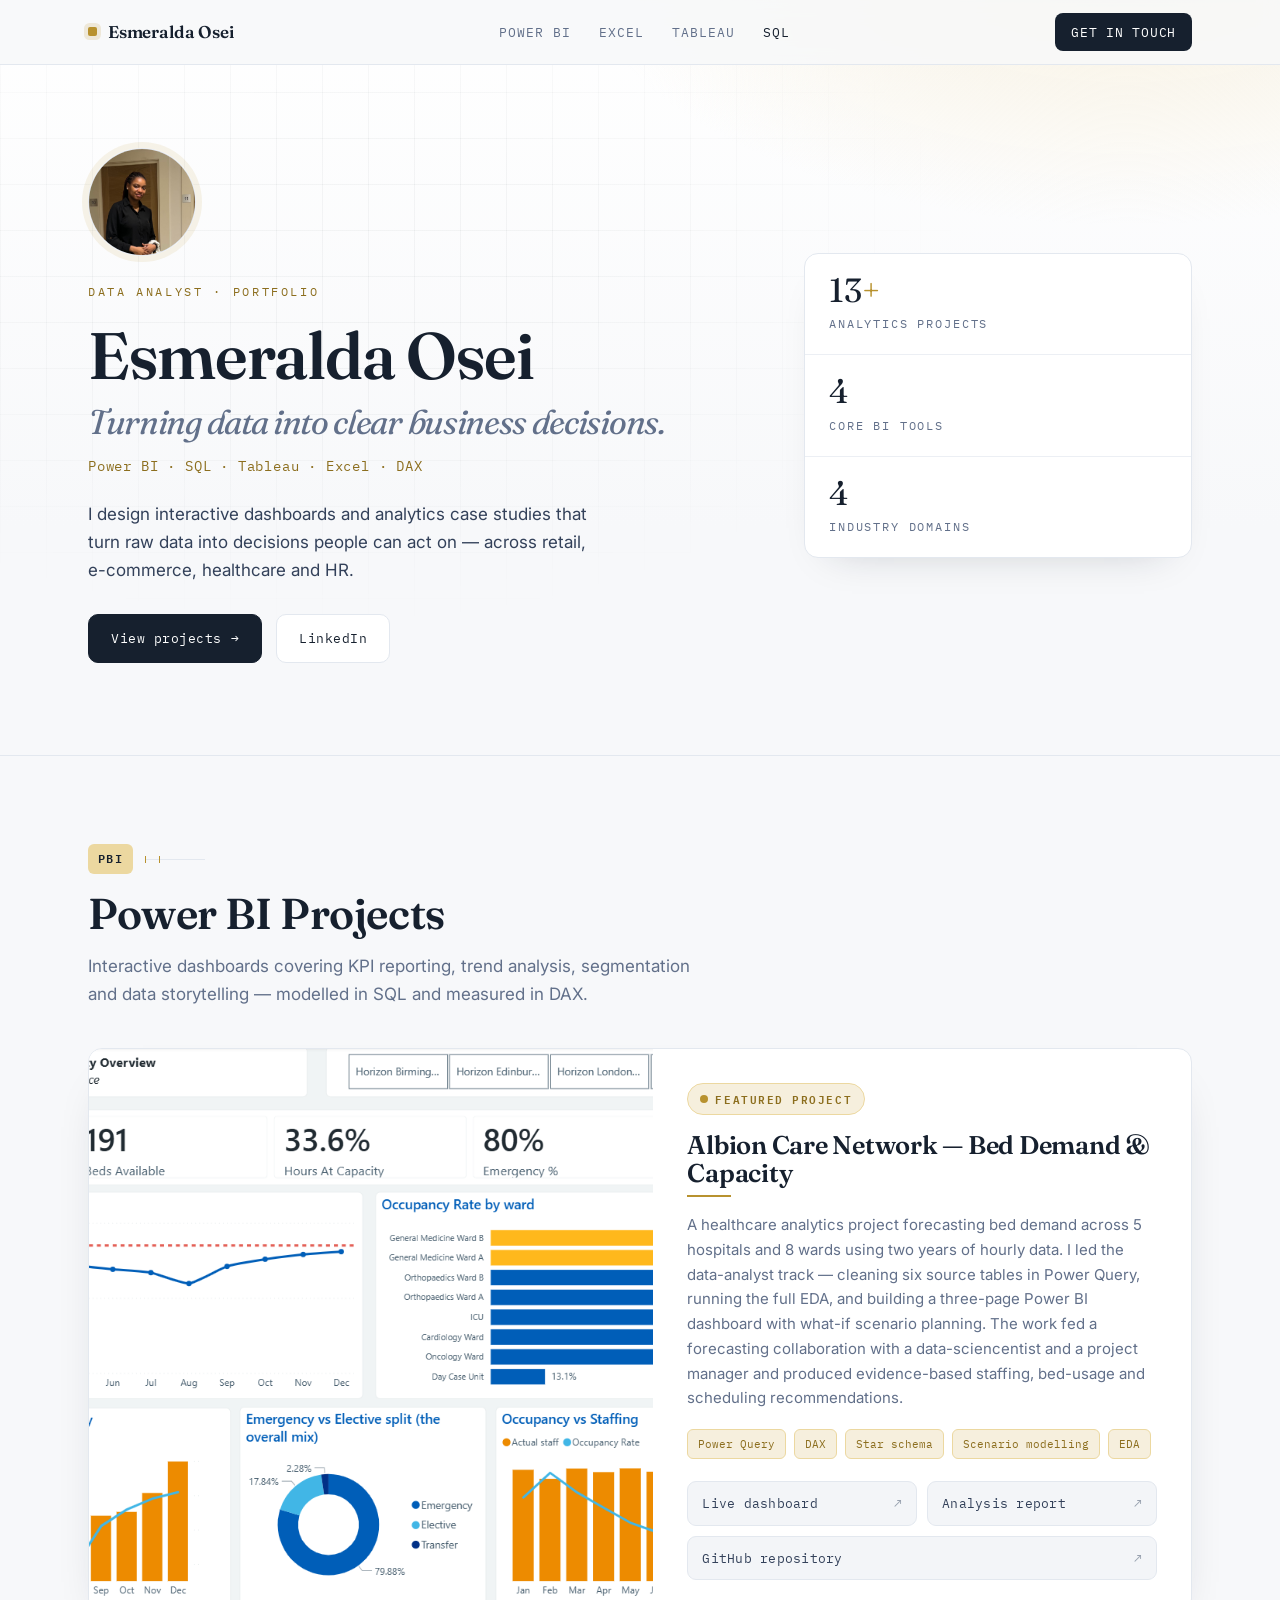
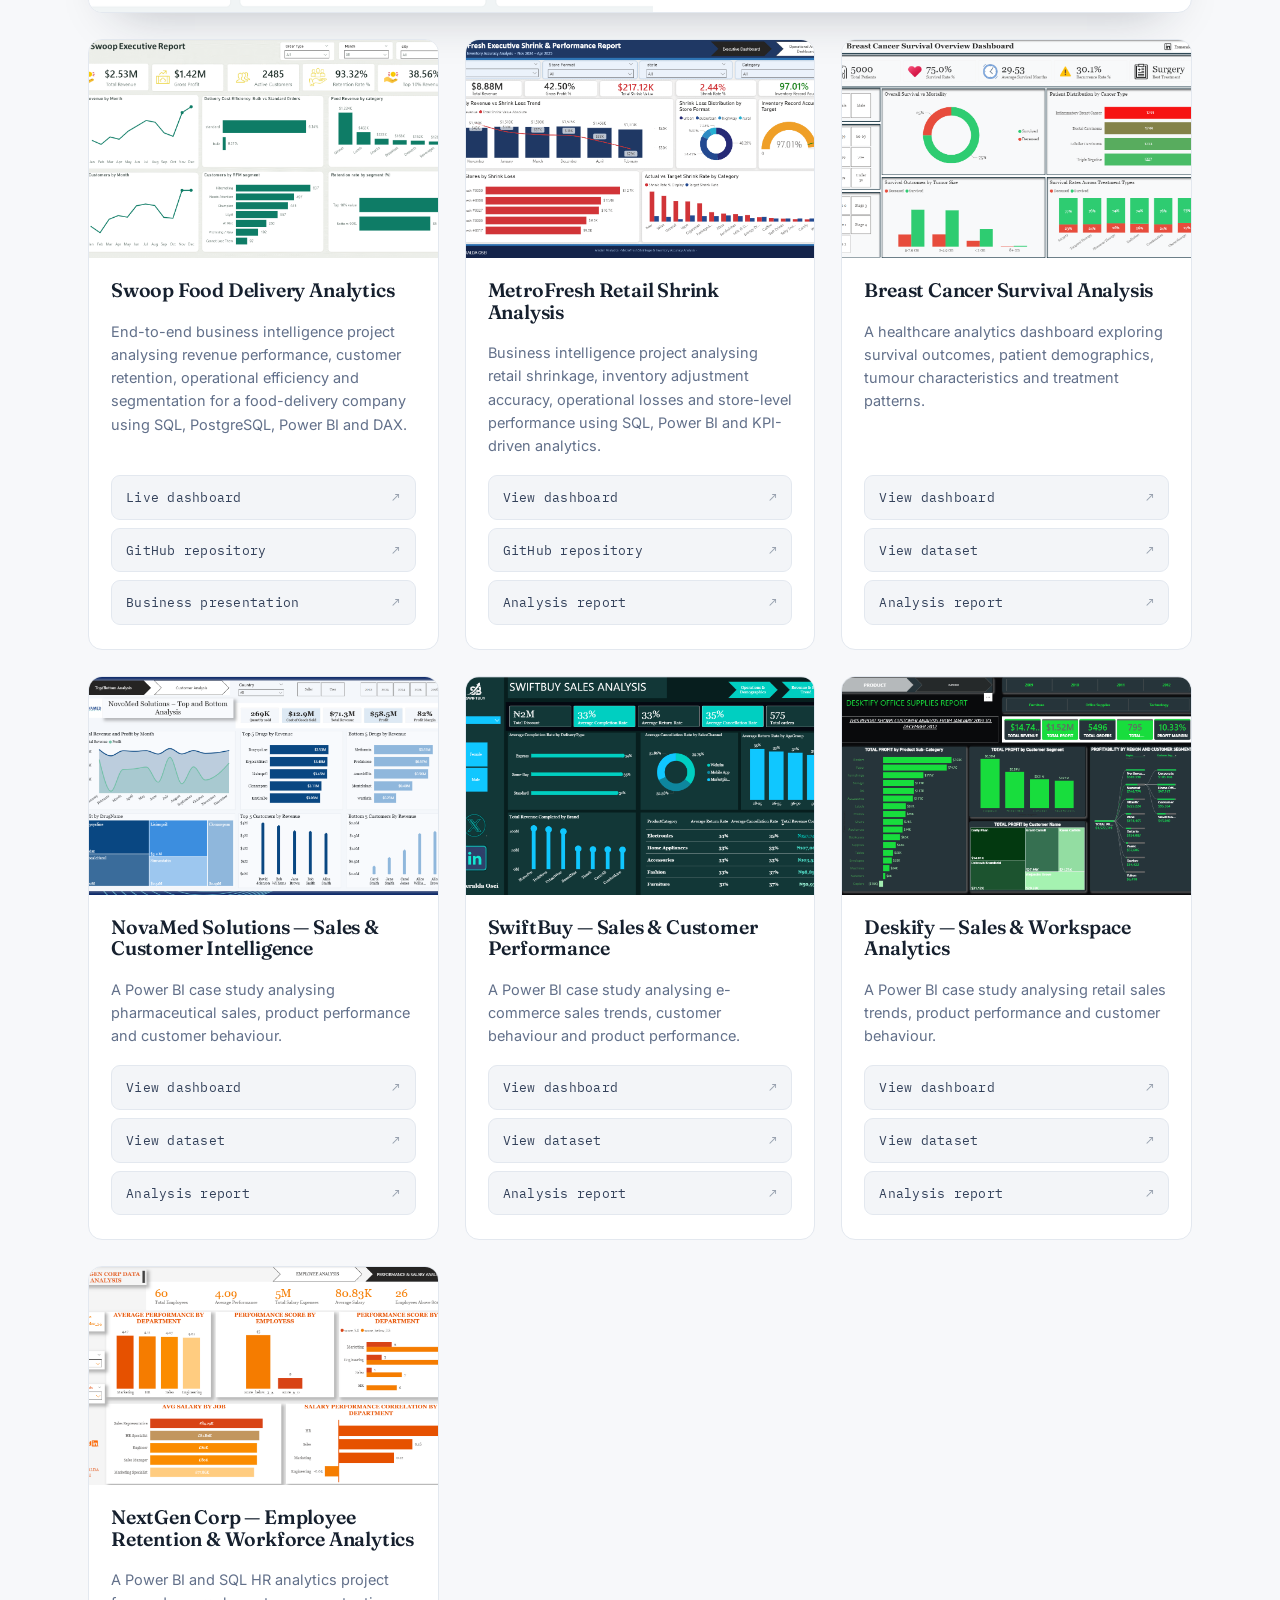
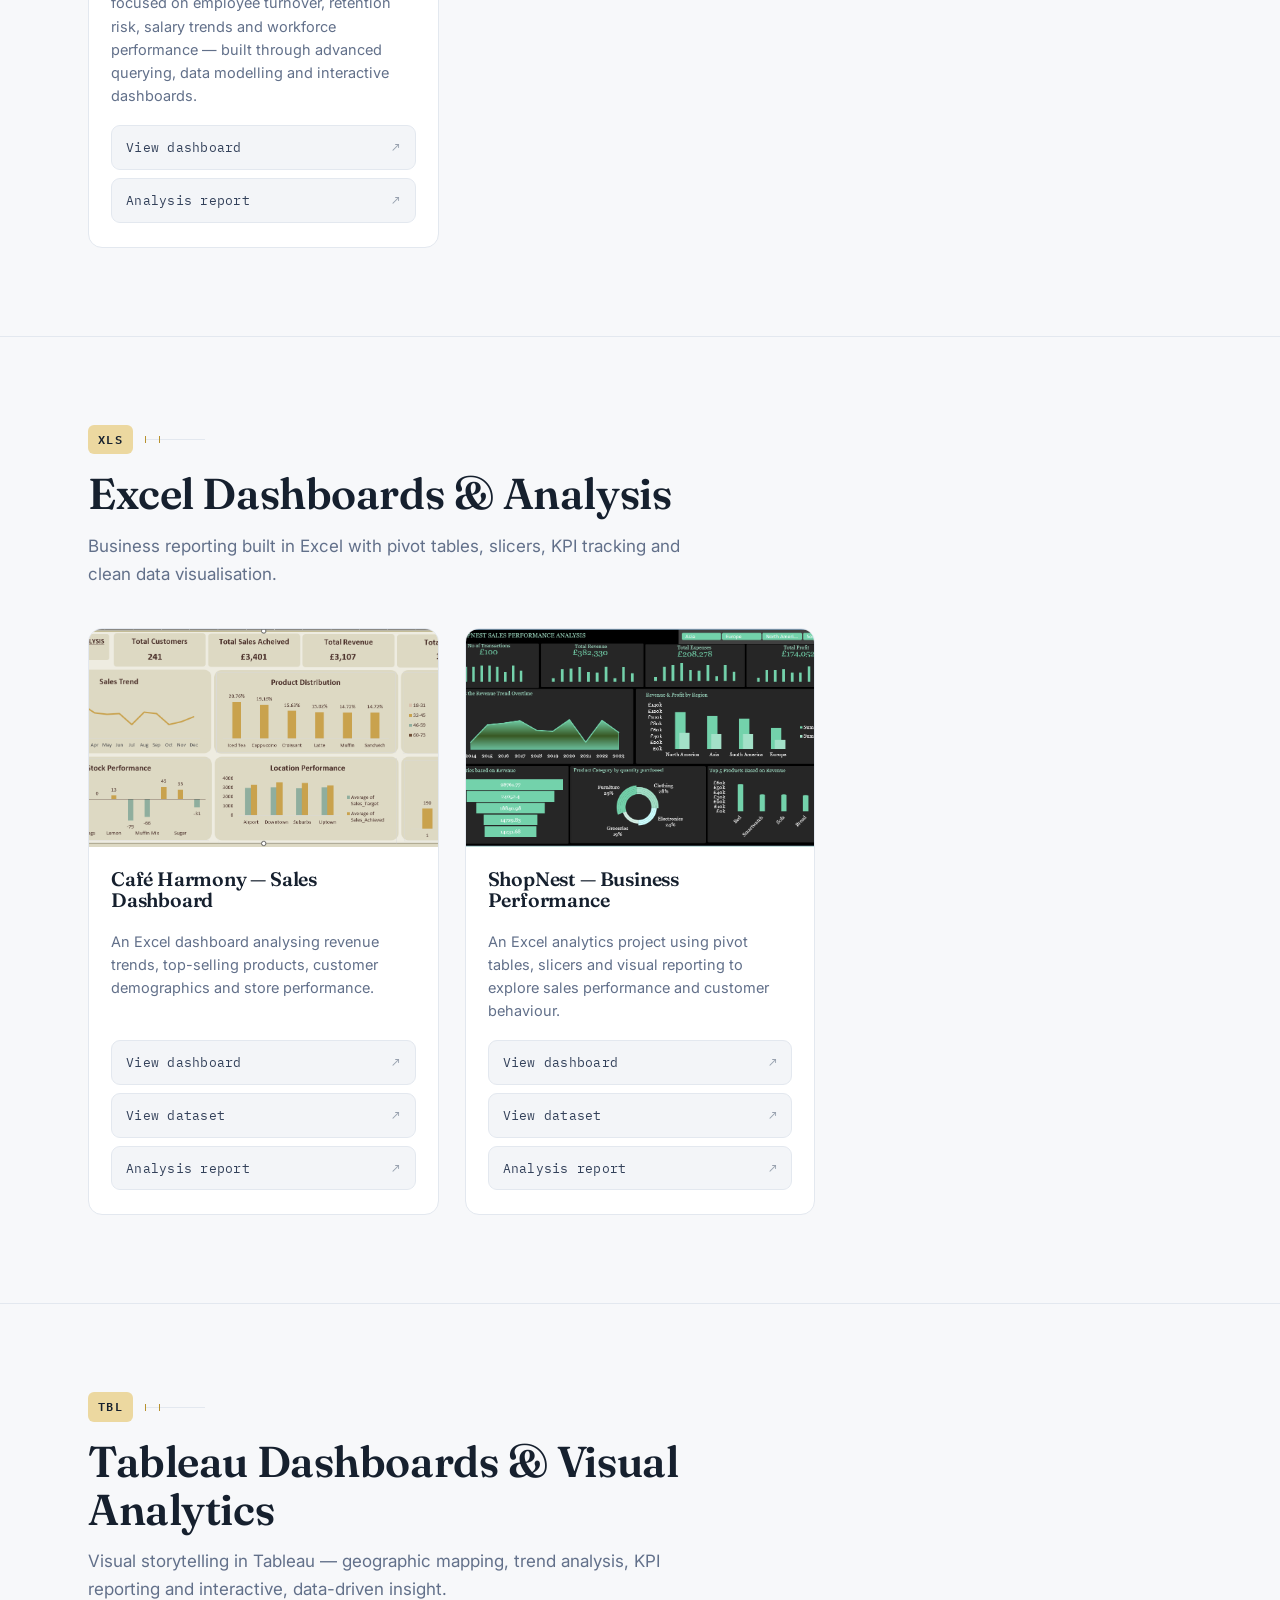
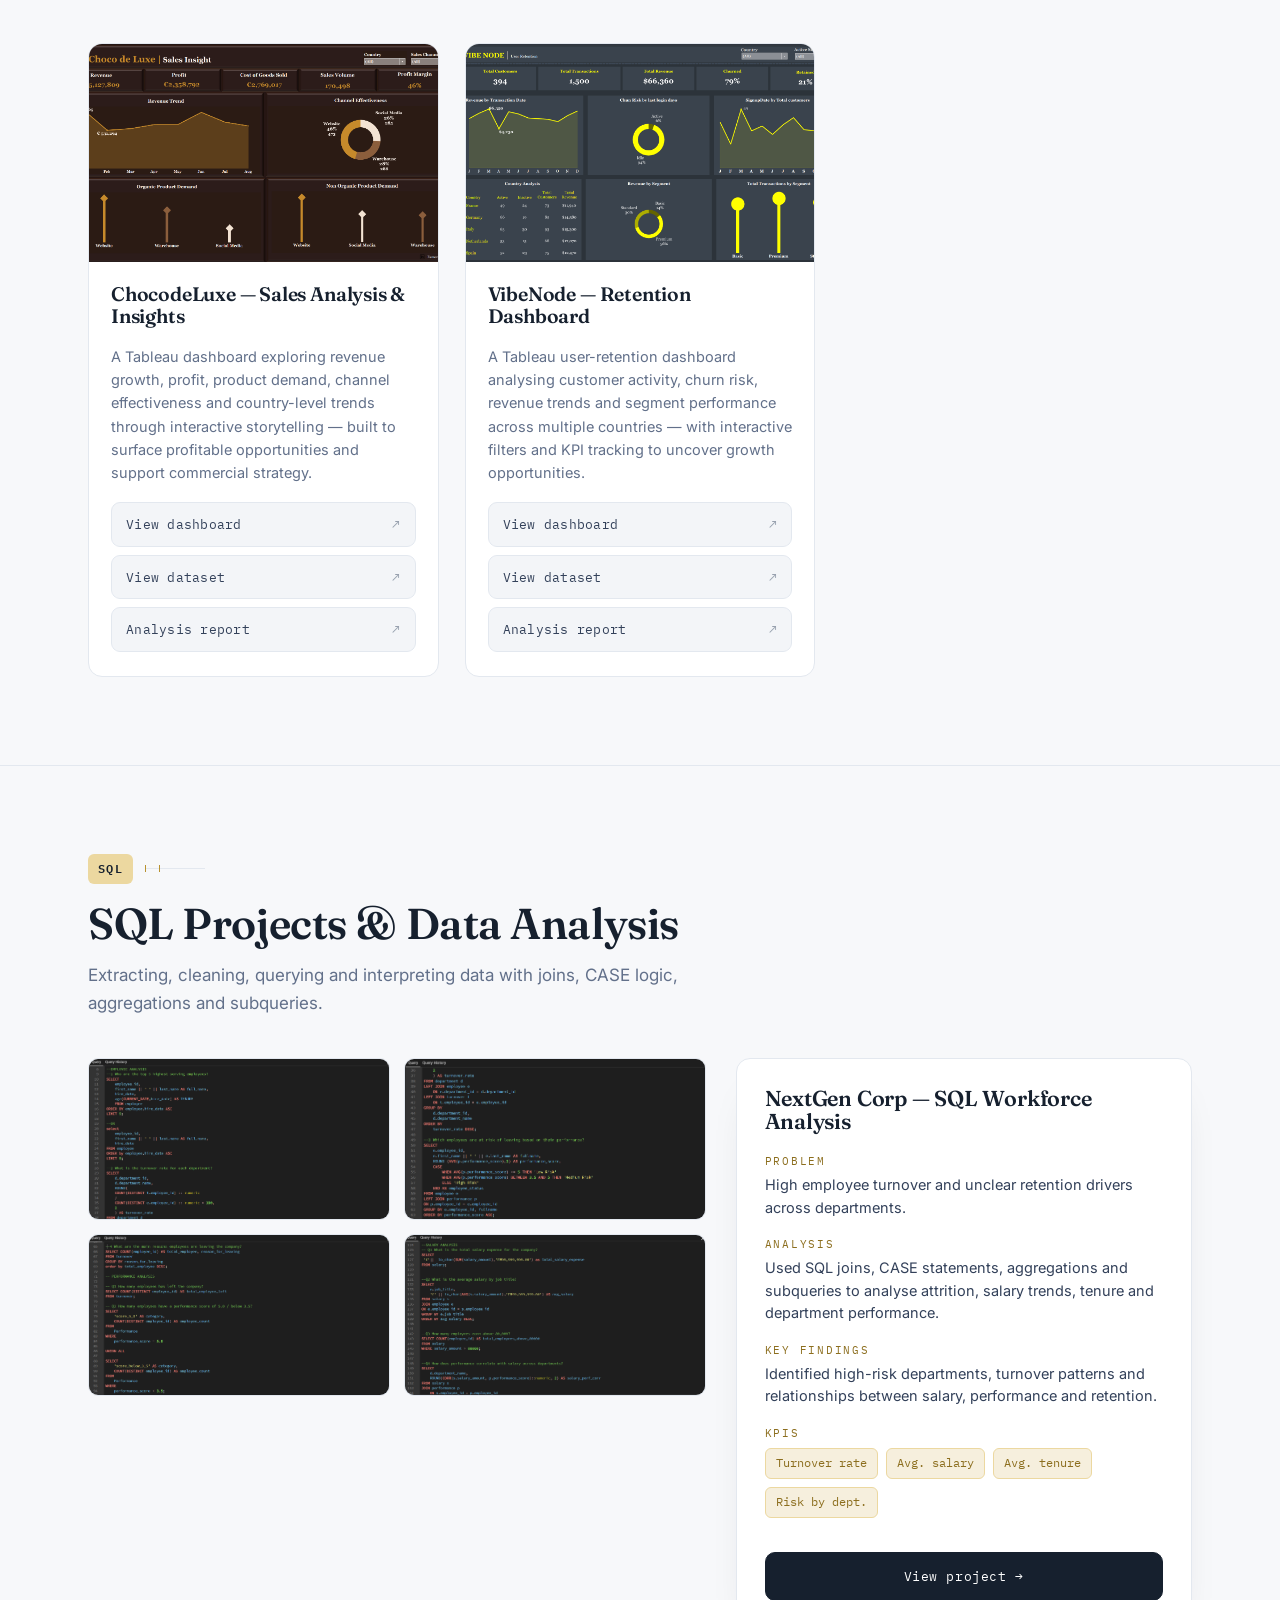
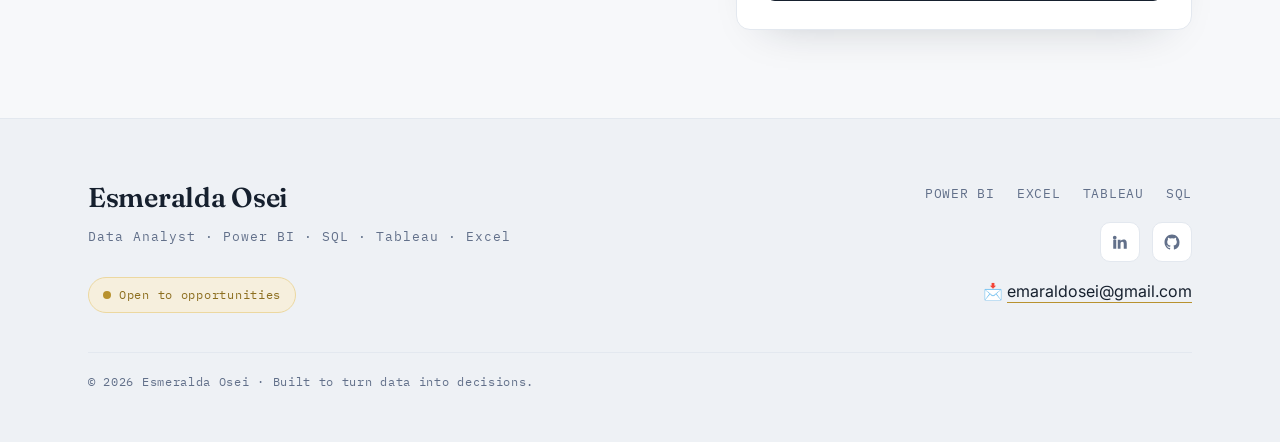
<file: index.html>
<!DOCTYPE html>
<html lang="en">
<head>
<meta charset="utf-8" />
<meta name="viewport" content="width=device-width, initial-scale=1" />
<title>Esmeralda Osei — Data Analyst Portfolio</title>
<meta name="description" content="Data analyst portfolio of Esmeralda Osei. Interactive Power BI, Tableau, Excel and SQL projects turning business data into clear decisions." />

<!-- Favicon: small gold bar chart -->
<link rel="icon" href="data:image/svg+xml,%3Csvg xmlns='http://www.w3.org/2000/svg' viewBox='0 0 32 32'%3E%3Crect width='32' height='32' rx='6' fill='%23FFFFFF'/%3E%3Crect x='7' y='16' width='4' height='9' fill='%23B8922F'/%3E%3Crect x='14' y='11' width='4' height='14' fill='%23B8922F'/%3E%3Crect x='21' y='7' width='4' height='18' fill='%23B8922F'/%3E%3C/svg%3E" />

<link rel="preconnect" href="https://fonts.googleapis.com" />
<link rel="preconnect" href="https://fonts.gstatic.com" crossorigin />
<link href="https://fonts.googleapis.com/css2?family=Fraunces:opsz,wght@9..144,400;9..144,500;9..144,600;9..144,700&family=Inter:wght@400;500;600&family=IBM+Plex+Mono:wght@400;500;600&display=swap" rel="stylesheet" />

<style>
  :root{
    --paper:#F7F8FA;
    --paper-2:#EEF1F5;
    --card:#FFFFFF;
    --ink:#16202E;
    --slate-700:#33415A;
    --slate-500:#62708A;
    --slate-400:#97A0AE;
    --line:#E3E8EF;
    --line-2:#ECEFF4;
    --gold:#B8922F;
    --gold-bright:#CCA23B;
    --gold-soft:#ECD8A0;
    --gold-ink:#8C6E1E;     /* readable gold for text on light */
    --gold-tint:#F6EFDD;

    --maxw:1160px;
    --r:14px;
    --ease:cubic-bezier(.2,.7,.2,1);
  }

  *{box-sizing:border-box}
  html{scroll-behavior:smooth}
  body{
    margin:0;background:var(--paper);color:var(--ink);
    font-family:"Inter",system-ui,sans-serif;font-size:16px;line-height:1.65;
    -webkit-font-smoothing:antialiased;
  }
  a{color:inherit;text-decoration:none}
  img{display:block;max-width:100%}
  h1,h2,h3{font-family:"Fraunces",Georgia,serif;font-weight:600;line-height:1.1;letter-spacing:-.01em;margin:0}

  .wrap{max-width:var(--maxw);margin:0 auto;padding:0 28px}
  .mono{font-family:"IBM Plex Mono",ui-monospace,monospace}
  .eyebrow{font-family:"IBM Plex Mono",monospace;font-size:12px;letter-spacing:.22em;text-transform:uppercase;color:var(--gold-ink)}

  /* ---------- Nav ---------- */
  .nav{position:fixed;top:0;left:0;right:0;z-index:50;background:rgba(247,248,250,.85);backdrop-filter:saturate(140%) blur(10px);border-bottom:1px solid var(--line)}
  .nav-inner{max-width:var(--maxw);margin:0 auto;padding:0 28px;height:64px;display:flex;align-items:center;justify-content:space-between}
  .brand{display:flex;align-items:center;gap:11px;color:var(--ink);font-family:"Fraunces",serif;font-weight:600;font-size:17px;letter-spacing:-.01em}
  .brand .dot{width:9px;height:9px;border-radius:2px;background:var(--gold);box-shadow:0 0 0 4px rgba(184,146,47,.16)}
  .nav-links{display:flex;align-items:center;gap:28px}
  .nav-links a{font-family:"IBM Plex Mono",monospace;font-size:12.5px;letter-spacing:.08em;color:var(--slate-500);text-transform:uppercase;transition:color .2s var(--ease)}
  .nav-links a:hover,.nav-links a.active{color:var(--ink)}
  .nav-cta{font-family:"IBM Plex Mono",monospace;font-size:12.5px;letter-spacing:.06em;color:#fff!important;background:var(--ink);padding:9px 16px;border-radius:8px;text-transform:uppercase;transition:background .2s var(--ease),transform .2s var(--ease)}
  .nav-cta:hover{background:var(--gold);color:var(--ink)!important;transform:translateY(-1px)}
  @media(max-width:820px){.nav-links{display:none}}

  /* ---------- Hero ---------- */
  .hero{
    position:relative;overflow:hidden;padding:148px 0 92px;
    background:
      radial-gradient(900px 460px at 88% -8%, var(--gold-tint), transparent 62%),
      linear-gradient(180deg,#FFFFFF 0%, var(--paper) 70%);
    border-bottom:1px solid var(--line);
  }
  .hero::before{
    content:"";position:absolute;inset:0;
    background-image:
      linear-gradient(rgba(22,32,46,.04) 1px, transparent 1px),
      linear-gradient(90deg, rgba(22,32,46,.04) 1px, transparent 1px);
    background-size:46px 46px;
    mask-image:radial-gradient(820px 480px at 26% 34%, #000 28%, transparent 78%);
    pointer-events:none;
  }
  .hero .wrap{position:relative}
  .hero-grid{display:grid;grid-template-columns:1.55fr .9fr;gap:48px;align-items:center}

  .avatar{position:relative;width:108px;height:108px;border-radius:50%;overflow:hidden;border:1px solid var(--line);box-shadow:0 0 0 6px rgba(184,146,47,.10);margin-bottom:26px;background:linear-gradient(135deg,#EEF1F5,#E3E8EF)}
  .avatar img{width:100%;height:100%;object-fit:cover}
  .avatar .avi{position:absolute;inset:0;display:none;align-items:center;justify-content:center;font-family:"Fraunces",serif;font-weight:600;font-size:2rem;color:var(--gold-ink)}
  .avatar.noimg img{display:none}
  .avatar.noimg .avi{display:flex}

  .hero h1{font-size:clamp(2.5rem,5.4vw,4.1rem);font-weight:600;letter-spacing:-.02em;margin:18px 0 14px;color:var(--ink)}
  .hero h1 .sub{display:block;color:var(--slate-500);font-weight:400;font-size:.52em;margin-top:.35em;font-style:italic}
  .hero-tools{font-family:"IBM Plex Mono",monospace;font-size:13.5px;letter-spacing:.06em;color:var(--gold-ink);margin:0 0 22px}
  .hero-text{color:var(--slate-700);max-width:46ch;margin:0 0 30px;font-size:17px}
  .hero-btns{display:flex;gap:14px;flex-wrap:wrap}

  .btn{display:inline-flex;align-items:center;gap:9px;font-family:"IBM Plex Mono",monospace;font-size:13px;letter-spacing:.04em;padding:13px 22px;border-radius:10px;cursor:pointer;transition:transform .2s var(--ease),background .2s var(--ease),border-color .2s var(--ease),color .2s var(--ease)}
  .btn .arr{transition:transform .2s var(--ease)}
  .btn:hover .arr{transform:translateX(3px)}
  .btn-primary{background:var(--ink);color:#fff;border:1px solid var(--ink)}
  .btn-primary:hover{background:var(--gold);color:var(--ink);border-color:var(--gold);transform:translateY(-2px)}
  .btn-ghost{background:#fff;color:var(--ink);border:1px solid var(--line)}
  .btn-ghost:hover{border-color:var(--gold);color:var(--gold-ink);transform:translateY(-2px)}

  .metrics{display:flex;flex-direction:column;gap:0;border:1px solid var(--line);border-radius:var(--r);background:#fff;overflow:hidden;box-shadow:0 18px 40px -28px rgba(22,32,46,.25)}
  .metric{padding:20px 24px;border-bottom:1px solid var(--line-2)}
  .metric:last-child{border-bottom:0}
  .metric .num{font-family:"Fraunces",serif;font-size:2.1rem;color:var(--ink);line-height:1}
  .metric .num span{color:var(--gold)}
  .metric .lbl{font-family:"IBM Plex Mono",monospace;font-size:11.5px;letter-spacing:.16em;text-transform:uppercase;color:var(--slate-500);margin-top:8px}
  @media(max-width:880px){
    .hero{padding:120px 0 68px}
    .hero-grid{grid-template-columns:1fr;gap:36px}
    .metrics{flex-direction:row;flex-wrap:wrap}
    .metric{flex:1 1 40%;border-bottom:0;border-right:1px solid var(--line-2)}
  }

  /* ---------- Section ---------- */
  .section{padding:88px 0}
  .section + .section{border-top:1px solid var(--line)}
  .sec-head{margin-bottom:40px;max-width:62ch}
  .sec-code{display:inline-flex;align-items:center;gap:12px;margin-bottom:16px}
  .sec-code .chip{font-family:"IBM Plex Mono",monospace;font-size:12px;font-weight:600;letter-spacing:.12em;color:var(--ink);background:var(--gold-soft);padding:5px 10px;border-radius:6px}
  .axis{position:relative;height:1px;flex:1;background:var(--line);min-width:60px}
  .axis::before,.axis::after{content:"";position:absolute;top:-3px;width:1px;height:7px;background:var(--gold)}
  .axis::before{left:0}.axis::after{left:14px}
  .sec-head h2{font-size:clamp(1.9rem,3.4vw,2.7rem);margin:0 0 14px;color:var(--ink)}
  .sec-head p{color:var(--slate-500);font-size:17px;margin:0}

  /* ---------- Project grid ---------- */
  .grid{display:grid;grid-template-columns:repeat(auto-fill,minmax(320px,1fr));gap:26px}
  .card{background:var(--card);border:1px solid var(--line);border-radius:var(--r);overflow:hidden;display:flex;flex-direction:column;transition:transform .3s var(--ease),box-shadow .3s var(--ease),border-color .3s var(--ease)}
  .card:hover{transform:translateY(-5px);box-shadow:0 24px 46px -26px rgba(22,32,46,.30);border-color:var(--gold-soft)}

  .card-img{display:flex;align-items:center;justify-content:center;position:relative;aspect-ratio:16/10;overflow:hidden;background:linear-gradient(135deg,#F1F4F8,#E7ECF2)}
  .card-img img{width:100%;height:100%;object-fit:cover;transition:transform .5s var(--ease)}
  .card:hover .card-img img{transform:scale(1.05)}
  /* placeholder shown if image is missing */
  .card-img .ph{position:absolute;inset:0;display:none;flex-direction:column;align-items:center;justify-content:center;gap:10px;color:var(--slate-400);font-family:"IBM Plex Mono",monospace;font-size:12px;letter-spacing:.12em;text-transform:uppercase}
  .card-img .ph svg{opacity:.6}
  .card-img.noimg img{display:none}
  .card-img.noimg .ph{display:flex}
  .card-img.noimg .open{display:none}
  .card-img .open{position:absolute;top:12px;right:12px;font-family:"IBM Plex Mono",monospace;font-size:11px;letter-spacing:.08em;background:rgba(22,32,46,.78);color:#fff;padding:5px 9px;border-radius:6px;opacity:0;transform:translateY(-4px);transition:opacity .25s var(--ease),transform .25s var(--ease)}
  .card:hover .card-img .open{opacity:1;transform:none}

  .card-body{padding:22px 22px 24px;display:flex;flex-direction:column;flex:1}
  .card-body h3{font-size:1.22rem;margin:0 0 4px;color:var(--ink)}
  .card-body .underline{height:2px;width:0;background:var(--gold);margin:0 0 12px;transition:width .4s var(--ease)}
  .card:hover .card-body .underline{width:44px}
  .card-body p{color:var(--slate-500);font-size:14.5px;line-height:1.6;margin:0 0 18px}
  .actions{margin-top:auto;display:flex;flex-direction:column;gap:8px}
  .act{display:flex;align-items:center;justify-content:space-between;font-family:"IBM Plex Mono",monospace;font-size:12.5px;letter-spacing:.02em;color:var(--slate-700);background:#F3F5F8;border:1px solid var(--line);padding:11px 14px;border-radius:9px;transition:background .2s var(--ease),color .2s var(--ease),border-color .2s var(--ease),transform .15s var(--ease)}
  .act:hover{background:var(--gold);color:var(--ink);border-color:var(--gold);transform:translateX(2px)}
  .act:hover .a-ic{color:var(--ink)}
  .act .a-ic{color:var(--slate-400);transition:color .2s var(--ease)}

  /* ---------- Featured card ---------- */
  .featured{
    display:grid;grid-template-columns:1.05fr 1fr;gap:0;margin-bottom:26px;
    background:var(--card);border:1px solid var(--line);border-radius:var(--r);overflow:hidden;
    box-shadow:0 24px 50px -30px rgba(22,32,46,.32);
    transition:transform .3s var(--ease),box-shadow .3s var(--ease),border-color .3s var(--ease);
  }
  .featured:hover{transform:translateY(-4px);box-shadow:0 30px 60px -30px rgba(22,32,46,.4);border-color:var(--gold-soft)}
  .featured-media{position:relative;display:flex;align-items:center;justify-content:center;min-height:340px;overflow:hidden;background:linear-gradient(135deg,#F1F4F8,#E7ECF2)}
  .featured-media img{width:100%;height:100%;object-fit:cover;transition:transform .5s var(--ease)}
  .featured:hover .featured-media img{transform:scale(1.04)}
  .featured-media .ph{position:absolute;inset:0;display:none;flex-direction:column;align-items:center;justify-content:center;gap:10px;color:var(--slate-400);font-family:"IBM Plex Mono",monospace;font-size:12px;letter-spacing:.12em;text-transform:uppercase}
  .featured-media.noimg img{display:none}
  .featured-media.noimg .ph{display:flex}
  .featured-media .open{position:absolute;top:14px;right:14px;font-family:"IBM Plex Mono",monospace;font-size:11px;letter-spacing:.08em;background:rgba(22,32,46,.78);color:#fff;padding:5px 9px;border-radius:6px;opacity:0;transform:translateY(-4px);transition:opacity .25s var(--ease),transform .25s var(--ease)}
  .featured:hover .featured-media .open{opacity:1;transform:none}
  .featured-body{padding:34px 34px 32px;display:flex;flex-direction:column}
  .feat-chip{display:inline-flex;align-items:center;gap:7px;align-self:flex-start;font-family:"IBM Plex Mono",monospace;font-size:11px;font-weight:600;letter-spacing:.14em;text-transform:uppercase;color:var(--gold-ink);background:var(--gold-tint);border:1px solid var(--gold-soft);padding:6px 12px;border-radius:30px;margin-bottom:16px}
  .feat-chip .star{width:8px;height:8px;border-radius:50%;background:var(--gold)}
  .featured-body h3{font-size:1.6rem;margin:0 0 8px;color:var(--ink)}
  .featured-body .underline{height:2px;width:44px;background:var(--gold);margin:0 0 16px}
  .featured-body p{color:var(--slate-500);font-size:15px;line-height:1.65;margin:0 0 18px}
  .feat-tags{display:flex;flex-wrap:wrap;gap:8px;margin-bottom:22px}
  .feat-tags span{font-family:"IBM Plex Mono",monospace;font-size:11px;color:var(--gold-ink);background:var(--gold-tint);border:1px solid var(--gold-soft);padding:5px 10px;border-radius:6px}
  .featured .actions{margin-top:auto;flex-direction:row;flex-wrap:wrap;gap:10px}
  .featured .act{flex:1 1 150px}
  @media(max-width:820px){.featured{grid-template-columns:1fr}.featured-media{min-height:220px}.featured-body{padding:26px}}

  /* ---------- SQL section ---------- */
  .sql-layout{display:grid;grid-template-columns:1.15fr .85fr;gap:30px;align-items:start}
  .sql-gallery{display:grid;grid-template-columns:1fr 1fr;gap:14px}
  .sql-shot{position:relative;display:flex;align-items:center;justify-content:center;border:1px solid var(--line);border-radius:10px;overflow:hidden;background:linear-gradient(135deg,#F1F4F8,#E7ECF2);min-height:160px;transition:border-color .25s var(--ease),transform .25s var(--ease)}
  .sql-shot:hover{border-color:var(--gold-soft);transform:translateY(-3px)}
  .sql-shot img{width:100%;height:160px;object-fit:cover;object-position:top left}
  .sql-shot .ph{display:none;color:var(--slate-400);font-family:"IBM Plex Mono",monospace;font-size:11px;letter-spacing:.12em;text-transform:uppercase}
  .sql-shot.noimg img{display:none}
  .sql-shot.noimg .ph{display:flex}
  .sql-panel{background:#fff;border:1px solid var(--line);border-radius:var(--r);padding:28px;box-shadow:0 20px 44px -30px rgba(22,32,46,.28)}
  .sql-panel h3{color:var(--ink);font-size:1.35rem;margin:0 0 18px}
  .sql-row{margin-bottom:16px}
  .sql-row .k{font-family:"IBM Plex Mono",monospace;font-size:11px;letter-spacing:.16em;text-transform:uppercase;color:var(--gold-ink);margin-bottom:4px}
  .sql-row .v{color:var(--slate-700);font-size:14.5px;line-height:1.55}
  .kpis{display:flex;flex-wrap:wrap;gap:8px;margin-top:6px}
  .kpis span{font-family:"IBM Plex Mono",monospace;font-size:11.5px;color:var(--gold-ink);background:var(--gold-tint);border:1px solid var(--gold-soft);padding:5px 10px;border-radius:6px}
  .sql-panel .btn{margin-top:18px;width:100%;justify-content:center}
  @media(max-width:860px){.sql-layout{grid-template-columns:1fr}}

  /* ---------- Footer ---------- */
  footer{background:var(--paper-2);color:var(--ink);padding:64px 0 38px;border-top:1px solid var(--line)}
  .foot-top{display:flex;justify-content:space-between;gap:30px;flex-wrap:wrap;align-items:flex-start}
  footer h3{font-size:1.7rem;margin:0 0 6px}
  footer .tag{font-family:"IBM Plex Mono",monospace;font-size:12.5px;letter-spacing:.08em;color:var(--slate-500)}
  .open-pill{display:inline-flex;align-items:center;gap:8px;margin-top:18px;font-family:"IBM Plex Mono",monospace;font-size:12px;letter-spacing:.06em;color:var(--gold-ink);background:var(--gold-tint);border:1px solid var(--gold-soft);padding:7px 14px;border-radius:30px}
  .open-pill .pulse{width:8px;height:8px;border-radius:50%;background:var(--gold);box-shadow:0 0 0 0 rgba(184,146,47,.5);animation:pulse 2.2s infinite}
  @keyframes pulse{0%{box-shadow:0 0 0 0 rgba(184,146,47,.45)}70%{box-shadow:0 0 0 9px rgba(184,146,47,0)}100%{box-shadow:0 0 0 0 rgba(184,146,47,0)}}
  .foot-right{text-align:right}
  .foot-links{display:flex;gap:22px;justify-content:flex-end;flex-wrap:wrap;margin-bottom:18px}
  .foot-links a{font-family:"IBM Plex Mono",monospace;font-size:12.5px;letter-spacing:.06em;color:var(--slate-500);text-transform:uppercase;transition:color .2s var(--ease)}
  .foot-links a:hover{color:var(--gold-ink)}
  .socials{display:flex;gap:12px;justify-content:flex-end;margin-bottom:14px}
  .socials a{width:40px;height:40px;display:grid;place-items:center;border:1px solid var(--line);background:#fff;border-radius:10px;color:var(--slate-500);transition:color .2s var(--ease),border-color .2s var(--ease),transform .2s var(--ease)}
  .socials a:hover{color:var(--gold-ink);border-color:var(--gold);transform:translateY(-2px)}
  .foot-email a{color:var(--ink);border-bottom:1px solid var(--gold);padding-bottom:1px}
  .copy{margin-top:32px;padding-top:20px;border-top:1px solid var(--line);font-family:"IBM Plex Mono",monospace;font-size:11.5px;letter-spacing:.06em;color:var(--slate-500)}
  @media(max-width:680px){.foot-right{text-align:left}.foot-links,.socials{justify-content:flex-start}}

  /* ---------- Reveal ---------- */
  .reveal{opacity:0;transform:translateY(18px);transition:opacity .7s var(--ease),transform .7s var(--ease)}
  .reveal.in{opacity:1;transform:none}
  @media(prefers-reduced-motion:reduce){*{animation:none!important;transition:none!important}.reveal{opacity:1;transform:none}html{scroll-behavior:auto}}
  :focus-visible{outline:2px solid var(--gold);outline-offset:3px;border-radius:4px}
</style>
</head>

<body>

<!-- Nav -->
<nav class="nav">
  <div class="nav-inner">
    <a href="#top" class="brand"><span class="dot"></span>Esmeralda Osei</a>
    <div class="nav-links">
      <a href="#powerbi">Power BI</a>
      <a href="#excel">Excel</a>
      <a href="#tableau">Tableau</a>
      <a href="#sql">SQL</a>
    </div>
    <a href="#contact" class="nav-cta">Get in touch</a>
  </div>
</nav>

<!-- Hero -->
<header class="hero" id="top">
  <div class="wrap">
    <div class="hero-grid">
      <div>
        <div class="avatar">
          <img src="images/IMG_0893.jpeg" alt="Portrait of Esmeralda Osei" onerror="this.closest('.avatar').classList.add('noimg')" />
          <span class="avi">EO</span>
        </div>
        <p class="eyebrow">Data Analyst · Portfolio</p>
        <h1>
          Esmeralda Osei
          <span class="sub">Turning data into clear business decisions.</span>
        </h1>
        <p class="hero-tools mono">Power BI · SQL · Tableau · Excel · DAX</p>
        <p class="hero-text">I design interactive dashboards and analytics case studies that turn raw data into decisions people can act on — across retail, e-commerce, healthcare and HR.</p>
        <div class="hero-btns">
          <a href="#powerbi" class="btn btn-primary">View projects <span class="arr">→</span></a>
          <a href="https://www.linkedin.com/in/esmeralda-pinamang-osei-942a35111" class="btn btn-ghost" target="_blank" rel="noopener">LinkedIn</a>
        </div>
      </div>

      <div class="metrics" aria-label="Portfolio at a glance">
        <div class="metric"><div class="num">13<span>+</span></div><div class="lbl">Analytics projects</div></div>
        <div class="metric"><div class="num">4</div><div class="lbl">Core BI tools</div></div>
        <div class="metric"><div class="num">4</div><div class="lbl">Industry domains</div></div>
      </div>
    </div>
  </div>
</header>

<main id="main">

  <!-- Power BI -->
  <section class="section" id="powerbi">
    <div class="wrap">
      <div class="sec-head reveal">
        <div class="sec-code"><span class="chip">PBI</span><span class="axis"></span></div>
        <h2>Power BI Projects</h2>
        <p>Interactive dashboards covering KPI reporting, trend analysis, segmentation and data storytelling — modelled in SQL and measured in DAX.</p>
      </div>

      <!-- Featured project -->
      <article class="featured reveal">
        <a class="featured-media" href="images/Screenshot 2026-07-24 222437.png" target="_blank" rel="noopener">
          <img src="images/Screenshot 2026-07-24 222437.png" alt="Albion Care Network bed demand and capacity dashboard" loading="lazy" onerror="this.closest('.featured-media').classList.add('noimg')" />
          <span class="ph"><svg width="40" height="40" viewBox="0 0 24 24" fill="none" stroke="currentColor" stroke-width="1.5"><rect x="3" y="3" width="18" height="18" rx="2"/><path d="M7 15l3-4 3 2 4-6"/></svg>Preview</span>
          <span class="open mono">Open image ↗</span>
        </a>
        <div class="featured-body">
          <span class="feat-chip"><span class="star"></span>Featured project</span>
          <h3>Albion Care Network — Bed Demand &amp; Capacity</h3>
          <div class="underline"></div>
          <p>A healthcare analytics project forecasting bed demand across 5 hospitals and 8 wards using two years of hourly data. I led the data-analyst track — cleaning six source tables in Power Query, running the full EDA, and building a three-page Power BI dashboard with what-if scenario planning. The work fed a forecasting collaboration with a data-sciencentist and a project manager and produced evidence-based staffing, bed-usage and scheduling recommendations.</p>
          <div class="feat-tags">
            <span>Power Query</span><span>DAX</span><span>Star schema</span><span>Scenario modelling</span><span>EDA</span>
          </div>
          <div class="actions">
            <a class="act" href="https://app.powerbi.com/view?r=eyJrIjoiOWIzNjRlMWQtMzgyMS00YWYyLThiYTItMTU0ZDhmZWQyNmIyIiwidCI6ImZmMGYzZTNhLTNlNTMtNDU0Zi1iMmI1LTZjNjg3NTNiOGVlNCJ9" target="_blank" rel="noopener">Live dashboard <span class="a-ic">↗</span></a>
            <a class="act" href="https://drive.google.com/file/d/1JXiVaHDiYRVUz7HJeVjQuUKb2oB4pXPH/view?usp=sharing" target="_blank" rel="noopener">Analysis report <span class="a-ic">↗</span></a>
            <a class="act" href="https://emaraldosei-ctrl.github.io/albion-bed-demand-analysis/" target="_blank" rel="noopener">GitHub repository <span class="a-ic">↗</span></a>
          </div>
        </div>
      </article>

      <div class="grid">

        <article class="card reveal">
          <a class="card-img" href="images/dashboard-preview.png" target="_blank" rel="noopener">
            <img src="images/dashboard-preview.png" alt="Swoop Food Delivery analytics dashboard" loading="lazy" onerror="this.closest('.card-img').classList.add('noimg')" />
            <span class="ph"><svg width="34" height="34" viewBox="0 0 24 24" fill="none" stroke="currentColor" stroke-width="1.5"><rect x="3" y="3" width="18" height="18" rx="2"/><path d="M7 15l3-4 3 2 4-6"/></svg>Preview</span>
            <span class="open mono">Open image ↗</span>
          </a>
          <div class="card-body">
            <h3>Swoop Food Delivery Analytics</h3>
            <div class="underline"></div>
            <p>End-to-end business intelligence project analysing revenue performance, customer retention, operational efficiency and segmentation for a food-delivery company using SQL, PostgreSQL, Power BI and DAX.</p>
            <div class="actions">
              <a class="act" href="https://app.powerbi.com/view?r=eyJrIjoiZGQ5ZmRhNTMtOWUxZS00N2IwLTllZTItYmY0NzRhNDdjZmFmIiwidCI6ImZmMGYzZTNhLTNlNTMtNDU0Zi1iMmI1LTZjNjg3NTNiOGVlNCJ9" target="_blank" rel="noopener">Live dashboard <span class="a-ic">↗</span></a>
              <a class="act" href="https://emaraldosei-ctrl.github.io/swoop-food-delivery-analytics/" target="_blank" rel="noopener">GitHub repository <span class="a-ic">↗</span></a>
              <a class="act" href="https://docs.google.com/presentation/d/1K2IF4M8e1jYq_k2IQ6uWmqYrnkZlXxZh/edit?usp=sharing&ouid=105409366686845963739&rtpof=true&sd=true" target="_blank" rel="noopener">Business presentation <span class="a-ic">↗</span></a>
            </div>
          </div>
        </article>

        <article class="card reveal">
          <a class="card-img" href="images/Executive Report Analysis.png" target="_blank" rel="noopener">
            <img src="images/Executive Report Analysis.png" alt="MetroFresh retail shrink analysis dashboard" loading="lazy" onerror="this.closest('.card-img').classList.add('noimg')" />
            <span class="ph"><svg width="34" height="34" viewBox="0 0 24 24" fill="none" stroke="currentColor" stroke-width="1.5"><rect x="3" y="3" width="18" height="18" rx="2"/><path d="M7 15l3-4 3 2 4-6"/></svg>Preview</span>
            <span class="open mono">Open image ↗</span>
          </a>
          <div class="card-body">
            <h3>MetroFresh Retail Shrink Analysis</h3>
            <div class="underline"></div>
            <p>Business intelligence project analysing retail shrinkage, inventory adjustment accuracy, operational losses and store-level performance using SQL, Power BI and KPI-driven analytics.</p>
            <div class="actions">
              <a class="act" href="https://app.powerbi.com/view?r=eyJrIjoiODJjZDQwYjctOTcwYS00OTI5LWE0NzAtMGU4YzQxZDU5ZDhiIiwidCI6ImZmMGYzZTNhLTNlNTMtNDU0Zi1iMmI1LTZjNjg3NTNiOGVlNCJ9" target="_blank" rel="noopener">View dashboard <span class="a-ic">↗</span></a>
              <a class="act" href="https://github.com/emaraldosei-ctrl/metrofresh-shrink-analysis" target="_blank" rel="noopener">GitHub repository <span class="a-ic">↗</span></a>
              <a class="act" href="https://docs.google.com/presentation/d/1fEptfde-n4en5Q3AQQMLc0CAPi3vEwOG/edit?usp=sharing&ouid=105409366686845963739&rtpof=true&sd=true" target="_blank" rel="noopener">Analysis report <span class="a-ic">↗</span></a>
            </div>
          </div>
        </article>

        <article class="card reveal">
          <a class="card-img" href="images/Screenshot 2026-04-29 090050.png" target="_blank" rel="noopener">
            <img src="images/Screenshot 2026-04-29 090050.png" alt="Breast cancer survival analysis dashboard" loading="lazy" onerror="this.closest('.card-img').classList.add('noimg')" />
            <span class="ph"><svg width="34" height="34" viewBox="0 0 24 24" fill="none" stroke="currentColor" stroke-width="1.5"><rect x="3" y="3" width="18" height="18" rx="2"/><path d="M7 15l3-4 3 2 4-6"/></svg>Preview</span>
            <span class="open mono">Open image ↗</span>
          </a>
          <div class="card-body">
            <h3>Breast Cancer Survival Analysis</h3>
            <div class="underline"></div>
            <p>A healthcare analytics dashboard exploring survival outcomes, patient demographics, tumour characteristics and treatment patterns.</p>
            <div class="actions">
              <a class="act" href="https://drive.google.com/file/d/1uQL86dyAuD10wGMoiLyDVYM9mKlboKct/view?usp=drive_link" target="_blank" rel="noopener">View dashboard <span class="a-ic">↗</span></a>
              <a class="act" href="https://drive.google.com/file/d/1tqnbSbyC90lAt1GJFc_MxoSmuCcowau3/view?usp=drive_link" target="_blank" rel="noopener">View dataset <span class="a-ic">↗</span></a>
              <a class="act" href="https://drive.google.com/file/d/1XhTGql5uY7xkXHrQC1FrhXBFx4w0Csy2/view?usp=sharing" target="_blank" rel="noopener">Analysis report <span class="a-ic">↗</span></a>
            </div>
          </div>
        </article>

        <article class="card reveal">
          <a class="card-img" href="images/Screenshot 2026-02-06 145958.png" target="_blank" rel="noopener">
            <img src="images/Screenshot 2026-02-06 145958.png" alt="NovaMed Solutions sales and customer intelligence dashboard" loading="lazy" onerror="this.closest('.card-img').classList.add('noimg')" />
            <span class="ph"><svg width="34" height="34" viewBox="0 0 24 24" fill="none" stroke="currentColor" stroke-width="1.5"><rect x="3" y="3" width="18" height="18" rx="2"/><path d="M7 15l3-4 3 2 4-6"/></svg>Preview</span>
            <span class="open mono">Open image ↗</span>
          </a>
          <div class="card-body">
            <h3>NovaMed Solutions — Sales &amp; Customer Intelligence</h3>
            <div class="underline"></div>
            <p>A Power BI case study analysing pharmaceutical sales, product performance and customer behaviour.</p>
            <div class="actions">
              <a class="act" href="https://drive.google.com/file/d/1ncsMLz8DbVIwcUu33-6RJcyOwIbIsFCO/view?usp=drive_link" target="_blank" rel="noopener">View dashboard <span class="a-ic">↗</span></a>
              <a class="act" href="https://drive.google.com/drive/folders/1IR2wMq6Q2whlVCYSor-Govf2IPaAURRo?usp=drive_link" target="_blank" rel="noopener">View dataset <span class="a-ic">↗</span></a>
              <a class="act" href="https://docs.google.com/presentation/d/1yE_VtK294ph48sWDD19fGl3JW6hXMM8v/edit?usp=drive_link&ouid=105409366686845963739&rtpof=true&sd=true" target="_blank" rel="noopener">Analysis report <span class="a-ic">↗</span></a>
            </div>
          </div>
        </article>

        <article class="card reveal">
          <a class="card-img" href="images/Screenshot 2026-01-26 211812.png" target="_blank" rel="noopener">
            <img src="images/Screenshot 2026-01-26 211812.png" alt="SwiftBuy sales and customer performance dashboard" loading="lazy" onerror="this.closest('.card-img').classList.add('noimg')" />
            <span class="ph"><svg width="34" height="34" viewBox="0 0 24 24" fill="none" stroke="currentColor" stroke-width="1.5"><rect x="3" y="3" width="18" height="18" rx="2"/><path d="M7 15l3-4 3 2 4-6"/></svg>Preview</span>
            <span class="open mono">Open image ↗</span>
          </a>
          <div class="card-body">
            <h3>SwiftBuy — Sales &amp; Customer Performance</h3>
            <div class="underline"></div>
            <p>A Power BI case study analysing e-commerce sales trends, customer behaviour and product performance.</p>
            <div class="actions">
              <a class="act" href="https://drive.google.com/file/d/1iotU6QpiKToHQa3zodHpTjBOpue32MY5/view?usp=sharing" target="_blank" rel="noopener">View dashboard <span class="a-ic">↗</span></a>
              <a class="act" href="https://docs.google.com/spreadsheets/d/10duE-wnJSn-rt7e4OG_ctStoslRlffAv/edit?usp=sharing&ouid=105409366686845963739&rtpof=true&sd=true" target="_blank" rel="noopener">View dataset <span class="a-ic">↗</span></a>
              <a class="act" href="https://drive.google.com/file/d/1wZxmxp2dsq6SwWbDq7B5eiEr-VQ60dZP/view?usp=sharing" target="_blank" rel="noopener">Analysis report <span class="a-ic">↗</span></a>
            </div>
          </div>
        </article>

        <article class="card reveal">
          <a class="card-img" href="images/Screenshot 2026-01-30 172905.png" target="_blank" rel="noopener">
            <img src="images/Screenshot 2026-01-30 172905.png" alt="Deskify sales and workspace analytics dashboard" loading="lazy" onerror="this.closest('.card-img').classList.add('noimg')" />
            <span class="ph"><svg width="34" height="34" viewBox="0 0 24 24" fill="none" stroke="currentColor" stroke-width="1.5"><rect x="3" y="3" width="18" height="18" rx="2"/><path d="M7 15l3-4 3 2 4-6"/></svg>Preview</span>
            <span class="open mono">Open image ↗</span>
          </a>
          <div class="card-body">
            <h3>Deskify — Sales &amp; Workspace Analytics</h3>
            <div class="underline"></div>
            <p>A Power BI case study analysing retail sales trends, product performance and customer behaviour.</p>
            <div class="actions">
              <a class="act" href="https://drive.google.com/file/d/1iwGgYCYWVk7Se3hgpIBvz7ipzy9rBqT6/view?usp=sharing" target="_blank" rel="noopener">View dashboard <span class="a-ic">↗</span></a>
              <a class="act" href="https://docs.google.com/spreadsheets/d/10kwgEumY0n3DvzR2_icm4Uw4VgG57EBq/edit?usp=sharing&ouid=105409366686845963739&rtpof=true&sd=true" target="_blank" rel="noopener">View dataset <span class="a-ic">↗</span></a>
              <a class="act" href="https://drive.google.com/file/d/1QGlfeJvKPHUA7l7TkUINyRlhU7u6lV_2/view?usp=sharing" target="_blank" rel="noopener">Analysis report <span class="a-ic">↗</span></a>
            </div>
          </div>
        </article>

        <article class="card reveal">
          <a class="card-img" href="images/Screenshot 2026-04-29 083202.png" target="_blank" rel="noopener">
            <img src="images/Screenshot 2026-04-29 083202.png" alt="NextGen Corp employee retention and workforce analytics dashboard" loading="lazy" onerror="this.closest('.card-img').classList.add('noimg')" />
            <span class="ph"><svg width="34" height="34" viewBox="0 0 24 24" fill="none" stroke="currentColor" stroke-width="1.5"><rect x="3" y="3" width="18" height="18" rx="2"/><path d="M7 15l3-4 3 2 4-6"/></svg>Preview</span>
            <span class="open mono">Open image ↗</span>
          </a>
          <div class="card-body">
            <h3>NextGen Corp — Employee Retention &amp; Workforce Analytics</h3>
            <div class="underline"></div>
            <p>A Power BI and SQL HR analytics project focused on employee turnover, retention risk, salary trends and workforce performance — built through advanced querying, data modelling and interactive dashboards.</p>
            <div class="actions">
              <a class="act" href="https://drive.google.com/file/d/1h6kETOnWSvj6sp7FuejXDA82zBpzkedz/view?usp=sharing" target="_blank" rel="noopener">View dashboard <span class="a-ic">↗</span></a>
              <a class="act" href="https://drive.google.com/file/d/1h6kETOnWSvj6sp7FuejXDA82zBpzkedz/view?usp=sharing" target="_blank" rel="noopener">Analysis report <span class="a-ic">↗</span></a>
            </div>
          </div>
        </article>

      </div>
    </div>
  </section>

  <!-- Excel -->
  <section class="section" id="excel">
    <div class="wrap">
      <div class="sec-head reveal">
        <div class="sec-code"><span class="chip">XLS</span><span class="axis"></span></div>
        <h2>Excel Dashboards &amp; Analysis</h2>
        <p>Business reporting built in Excel with pivot tables, slicers, KPI tracking and clean data visualisation.</p>
      </div>

      <div class="grid">

        <article class="card reveal">
          <a class="card-img" href="images/Screenshot 2026-01-23 140452.png" target="_blank" rel="noopener">
            <img src="images/Screenshot 2026-01-23 140452.png" alt="Café Harmony Excel sales dashboard" loading="lazy" onerror="this.closest('.card-img').classList.add('noimg')" />
            <span class="ph"><svg width="34" height="34" viewBox="0 0 24 24" fill="none" stroke="currentColor" stroke-width="1.5"><rect x="3" y="3" width="18" height="18" rx="2"/><path d="M7 15l3-4 3 2 4-6"/></svg>Preview</span>
            <span class="open mono">Open image ↗</span>
          </a>
          <div class="card-body">
            <h3>Café Harmony — Sales Dashboard</h3>
            <div class="underline"></div>
            <p>An Excel dashboard analysing revenue trends, top-selling products, customer demographics and store performance.</p>
            <div class="actions">
              <a class="act" href="https://docs.google.com/spreadsheets/d/1caCNXHiiJNtvZ2qf8keMgZCE-aTzp6Yd/edit?usp=sharing&ouid=105409366686845963739&rtpof=true&sd=true" target="_blank" rel="noopener">View dashboard <span class="a-ic">↗</span></a>
              <a class="act" href="https://docs.google.com/spreadsheets/d/1caCNXHiiJNtvZ2qf8keMgZCE-aTzp6Yd/edit?usp=sharing&ouid=105409366686845963739&rtpof=true&sd=true" target="_blank" rel="noopener">View dataset <span class="a-ic">↗</span></a>
              <a class="act" href="https://docs.google.com/presentation/d/1orqUMNyQl4e-N_GwYFJHfJ2gEE_0oeg1/edit?usp=sharing&ouid=105409366686845963739&rtpof=true&sd=true" target="_blank" rel="noopener">Analysis report <span class="a-ic">↗</span></a>
            </div>
          </div>
        </article>

        <article class="card reveal">
          <a class="card-img" href="images/Screenshot 2025-12-23 202638.png" target="_blank" rel="noopener">
            <img src="images/Screenshot 2025-12-23 202638.png" alt="ShopNest Excel business performance dashboard" loading="lazy" onerror="this.closest('.card-img').classList.add('noimg')" />
            <span class="ph"><svg width="34" height="34" viewBox="0 0 24 24" fill="none" stroke="currentColor" stroke-width="1.5"><rect x="3" y="3" width="18" height="18" rx="2"/><path d="M7 15l3-4 3 2 4-6"/></svg>Preview</span>
            <span class="open mono">Open image ↗</span>
          </a>
          <div class="card-body">
            <h3>ShopNest — Business Performance</h3>
            <div class="underline"></div>
            <p>An Excel analytics project using pivot tables, slicers and visual reporting to explore sales performance and customer behaviour.</p>
            <div class="actions">
              <a class="act" href="https://docs.google.com/spreadsheets/d/1yZL-LV6_LjcWu29mcc4QEaG_yIjloBoq/edit?usp=sharing&ouid=105409366686845963739&rtpof=true&sd=true" target="_blank" rel="noopener">View dashboard <span class="a-ic">↗</span></a>
              <a class="act" href="https://docs.google.com/spreadsheets/d/1Kqu-OryLxcp0-HNuMl0IBvqWE9qyAagT/edit?usp=sharing&ouid=105409366686845963739&rtpof=true&sd=true" target="_blank" rel="noopener">View dataset <span class="a-ic">↗</span></a>
              <a class="act" href="https://drive.google.com/file/d/1BuBbDDFFyeKSbt6nS2WoCkgWrRebOCMo/view?usp=sharing" target="_blank" rel="noopener">Analysis report <span class="a-ic">↗</span></a>
            </div>
          </div>
        </article>

      </div>
    </div>
  </section>

  <!-- Tableau -->
  <section class="section" id="tableau">
    <div class="wrap">
      <div class="sec-head reveal">
        <div class="sec-code"><span class="chip">TBL</span><span class="axis"></span></div>
        <h2>Tableau Dashboards &amp; Visual Analytics</h2>
        <p>Visual storytelling in Tableau — geographic mapping, trend analysis, KPI reporting and interactive, data-driven insight.</p>
      </div>

      <div class="grid">

        <article class="card reveal">
          <a class="card-img" href="images/Screenshot 2026-04-15 082305.png" target="_blank" rel="noopener">
            <img src="images/Screenshot 2026-04-15 082305.png" alt="ChocodeLuxe Tableau sales analysis dashboard" loading="lazy" onerror="this.closest('.card-img').classList.add('noimg')" />
            <span class="ph"><svg width="34" height="34" viewBox="0 0 24 24" fill="none" stroke="currentColor" stroke-width="1.5"><rect x="3" y="3" width="18" height="18" rx="2"/><path d="M7 15l3-4 3 2 4-6"/></svg>Preview</span>
            <span class="open mono">Open image ↗</span>
          </a>
          <div class="card-body">
            <h3>ChocodeLuxe — Sales Analysis &amp; Insights</h3>
            <div class="underline"></div>
            <p>A Tableau dashboard exploring revenue growth, profit, product demand, channel effectiveness and country-level trends through interactive storytelling — built to surface profitable opportunities and support commercial strategy.</p>
            <div class="actions">
              <a class="act" href="https://public.tableau.com/views/ChocodeLuxeSalesAnalysisInsights/Dashboard1?:language=en-US&:sid=&:redirect=auth&:display_count=n&:origin=viz_share_link" target="_blank" rel="noopener">View dashboard <span class="a-ic">↗</span></a>
              <a class="act" href="https://docs.google.com/spreadsheets/d/1RCKuXf3qUxx5hF6bXZFTnfuhu_oyrjdO/edit?usp=sharing&ouid=105409366686845963739&rtpof=true&sd=true" target="_blank" rel="noopener">View dataset <span class="a-ic">↗</span></a>
              <a class="act" href="https://drive.google.com/file/d/1WspiJnzg8M77ItXXKdmc71c5Fvnv-GtC/view?usp=sharing" target="_blank" rel="noopener">Analysis report <span class="a-ic">↗</span></a>
            </div>
          </div>
        </article>

        <article class="card reveal">
          <a class="card-img" href="images/Screenshot 2026-03-28 120752.png" target="_blank" rel="noopener">
            <img src="images/Screenshot 2026-03-28 120752.png" alt="VibeNode Tableau retention dashboard" loading="lazy" onerror="this.closest('.card-img').classList.add('noimg')" />
            <span class="ph"><svg width="34" height="34" viewBox="0 0 24 24" fill="none" stroke="currentColor" stroke-width="1.5"><rect x="3" y="3" width="18" height="18" rx="2"/><path d="M7 15l3-4 3 2 4-6"/></svg>Preview</span>
            <span class="open mono">Open image ↗</span>
          </a>
          <div class="card-body">
            <h3>VibeNode — Retention Dashboard</h3>
            <div class="underline"></div>
            <p>A Tableau user-retention dashboard analysing customer activity, churn risk, revenue trends and segment performance across multiple countries — with interactive filters and KPI tracking to uncover growth opportunities.</p>
            <div class="actions">
              <a class="act" href="https://public.tableau.com/views/VIBENodeDashboardAnalysis/Dashboard1?:language=en-US&:sid=&:redirect=auth&:display_count=n&:origin=viz_share_link" target="_blank" rel="noopener">View dashboard <span class="a-ic">↗</span></a>
              <a class="act" href="https://docs.google.com/spreadsheets/d/1CmOTXnziJ_WgYs5scGHU3ylQ22Mareap/edit?usp=sharing&ouid=105409366686845963739&rtpof=true&sd=true" target="_blank" rel="noopener">View dataset <span class="a-ic">↗</span></a>
              <a class="act" href="https://drive.google.com/file/d/1m-MAcEniKiJkXER-3bdcBotWmy-2PQyx/view?usp=sharing" target="_blank" rel="noopener">Analysis report <span class="a-ic">↗</span></a>
            </div>
          </div>
        </article>

      </div>
    </div>
  </section>

  <!-- SQL -->
  <section class="section" id="sql">
    <div class="wrap">
      <div class="sec-head reveal">
        <div class="sec-code"><span class="chip">SQL</span><span class="axis"></span></div>
        <h2>SQL Projects &amp; Data Analysis</h2>
        <p>Extracting, cleaning, querying and interpreting data with joins, CASE logic, aggregations and subqueries.</p>
      </div>

      <div class="sql-layout reveal">
        <div class="sql-gallery">
          <a class="sql-shot" href="images/Screenshot 2026-03-15 100403.png" target="_blank" rel="noopener"><img src="images/Screenshot 2026-03-15 100403.png" alt="Employee analysis SQL query" loading="lazy" onerror="this.closest('.sql-shot').classList.add('noimg')" /><span class="ph">SQL query</span></a>
          <a class="sql-shot" href="images/Screenshot 2026-03-15 100431.png" target="_blank" rel="noopener"><img src="images/Screenshot 2026-03-15 100431.png" alt="Retention risk SQL query" loading="lazy" onerror="this.closest('.sql-shot').classList.add('noimg')" /><span class="ph">SQL query</span></a>
          <a class="sql-shot" href="images/Screenshot 2026-03-15 100501.png" target="_blank" rel="noopener"><img src="images/Screenshot 2026-03-15 100501.png" alt="Performance analysis SQL query" loading="lazy" onerror="this.closest('.sql-shot').classList.add('noimg')" /><span class="ph">SQL query</span></a>
          <a class="sql-shot" href="images/Screenshot 2026-03-15 100528.png" target="_blank" rel="noopener"><img src="images/Screenshot 2026-03-15 100528.png" alt="Salary analysis SQL query" loading="lazy" onerror="this.closest('.sql-shot').classList.add('noimg')" /><span class="ph">SQL query</span></a>
        </div>

        <div class="sql-panel">
          <h3>NextGen Corp — SQL Workforce Analysis</h3>
          <div class="sql-row"><div class="k">Problem</div><div class="v">High employee turnover and unclear retention drivers across departments.</div></div>
          <div class="sql-row"><div class="k">Analysis</div><div class="v">Used SQL joins, CASE statements, aggregations and subqueries to analyse attrition, salary trends, tenure and department performance.</div></div>
          <div class="sql-row"><div class="k">Key findings</div><div class="v">Identified high-risk departments, turnover patterns and relationships between salary, performance and retention.</div></div>
          <div class="sql-row"><div class="k">KPIs</div>
            <div class="kpis"><span>Turnover rate</span><span>Avg. salary</span><span>Avg. tenure</span><span>Risk by dept.</span></div>
          </div>
          <a class="btn btn-primary" href="https://drive.google.com/drive/folders/1a-w3gj8ZY2dkKXNcMRQd_mfT3fGEtTaE?usp=sharing" target="_blank" rel="noopener">View project <span class="arr">→</span></a>
        </div>
      </div>
    </div>
  </section>

</main>

<!-- Footer / Contact -->
<footer id="contact">
  <div class="wrap">
    <div class="foot-top">
      <div>
        <h3>Esmeralda Osei</h3>
        <p class="tag">Data Analyst · Power BI · SQL · Tableau · Excel</p>
        <div class="open-pill"><span class="pulse"></span> Open to opportunities</div>
      </div>
      <div class="foot-right">
        <div class="foot-links">
          <a href="#powerbi">Power BI</a>
          <a href="#excel">Excel</a>
          <a href="#tableau">Tableau</a>
          <a href="#sql">SQL</a>
        </div>
        <div class="socials">
          <a href="https://www.linkedin.com/in/esmeralda-pinamang-osei-942a35111" target="_blank" rel="noopener" aria-label="LinkedIn">
            <svg width="18" height="18" viewBox="0 0 24 24" fill="currentColor"><path d="M4.98 3.5a2.5 2.5 0 1 1 0 5 2.5 2.5 0 0 1 0-5zM3 9h4v12H3zM9 9h3.8v1.7h.05c.53-.95 1.83-1.95 3.77-1.95C20.5 8.75 21 11 21 14.1V21h-4v-6.1c0-1.45-.03-3.3-2-3.3-2 0-2.3 1.56-2.3 3.18V21H9z"/></svg>
          </a>
          <a href="https://github.com/emaraldosei-ctrl" target="_blank" rel="noopener" aria-label="GitHub">
            <svg width="18" height="18" viewBox="0 0 24 24" fill="currentColor"><path d="M12 2C6.48 2 2 6.58 2 12.25c0 4.53 2.87 8.37 6.84 9.73.5.1.68-.22.68-.49 0-.24-.01-.87-.01-1.7-2.78.62-3.37-1.37-3.37-1.37-.45-1.18-1.11-1.5-1.11-1.5-.91-.64.07-.63.07-.63 1 .07 1.53 1.06 1.53 1.06.9 1.57 2.36 1.12 2.94.85.09-.66.35-1.12.63-1.38-2.22-.26-4.56-1.14-4.56-5.07 0-1.12.39-2.03 1.03-2.75-.1-.26-.45-1.3.1-2.7 0 0 .84-.28 2.75 1.05a9.3 9.3 0 0 1 5 0c1.91-1.33 2.75-1.05 2.75-1.05.55 1.4.2 2.44.1 2.7.64.72 1.03 1.63 1.03 2.75 0 3.94-2.34 4.81-4.57 5.06.36.32.68.94.68 1.9 0 1.37-.01 2.48-.01 2.82 0 .27.18.6.69.49A10.02 10.02 0 0 0 22 12.25C22 6.58 17.52 2 12 2z"/></svg>
          </a>
        </div>
        <p class="foot-email">📩 <a href="mailto:emaraldosei@gmail.com">emaraldosei@gmail.com</a></p>
      </div>
    </div>
    <p class="copy">© 2026 Esmeralda Osei · Built to turn data into decisions.</p>
  </div>
</footer>

<script>
  (function(){
    var els = document.querySelectorAll('.reveal');
    if(!('IntersectionObserver' in window) || window.matchMedia('(prefers-reduced-motion:reduce)').matches){
      els.forEach(function(e){e.classList.add('in')});return;
    }
    var io = new IntersectionObserver(function(entries){
      entries.forEach(function(en){ if(en.isIntersecting){en.target.classList.add('in');io.unobserve(en.target);} });
    },{threshold:.12,rootMargin:'0px 0px -40px 0px'});
    els.forEach(function(e){io.observe(e)});
  })();

  (function(){
    var links = Array.prototype.slice.call(document.querySelectorAll('.nav-links a'));
    var map = {}; links.forEach(function(l){ map[l.getAttribute('href').slice(1)] = l; });
    var secs = ['powerbi','excel','tableau','sql'].map(function(id){return document.getElementById(id);}).filter(Boolean);
    var obs = new IntersectionObserver(function(entries){
      entries.forEach(function(en){
        if(en.isIntersecting){ links.forEach(function(l){l.classList.remove('active')}); if(map[en.target.id]) map[en.target.id].classList.add('active'); }
      });
    },{threshold:.4});
    secs.forEach(function(s){obs.observe(s)});
  })();
</script>

</body>
</html>
</file>
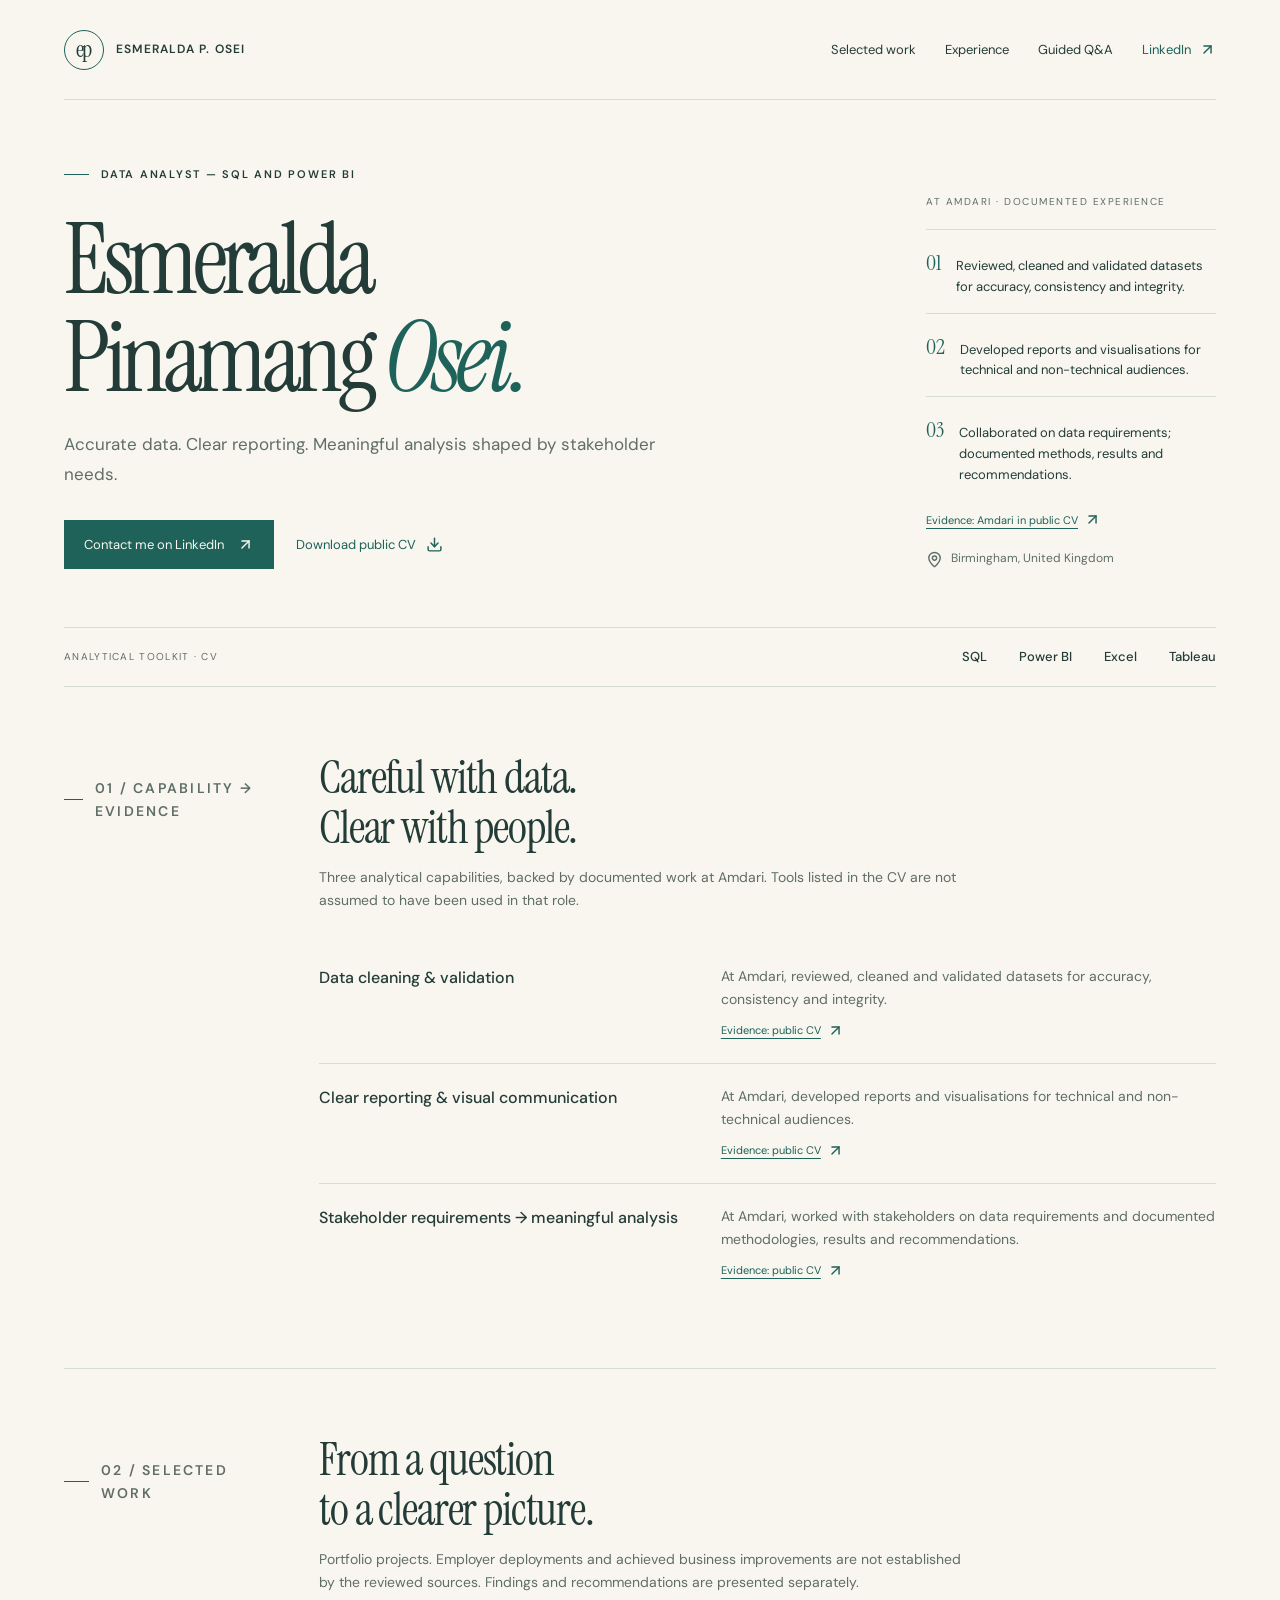
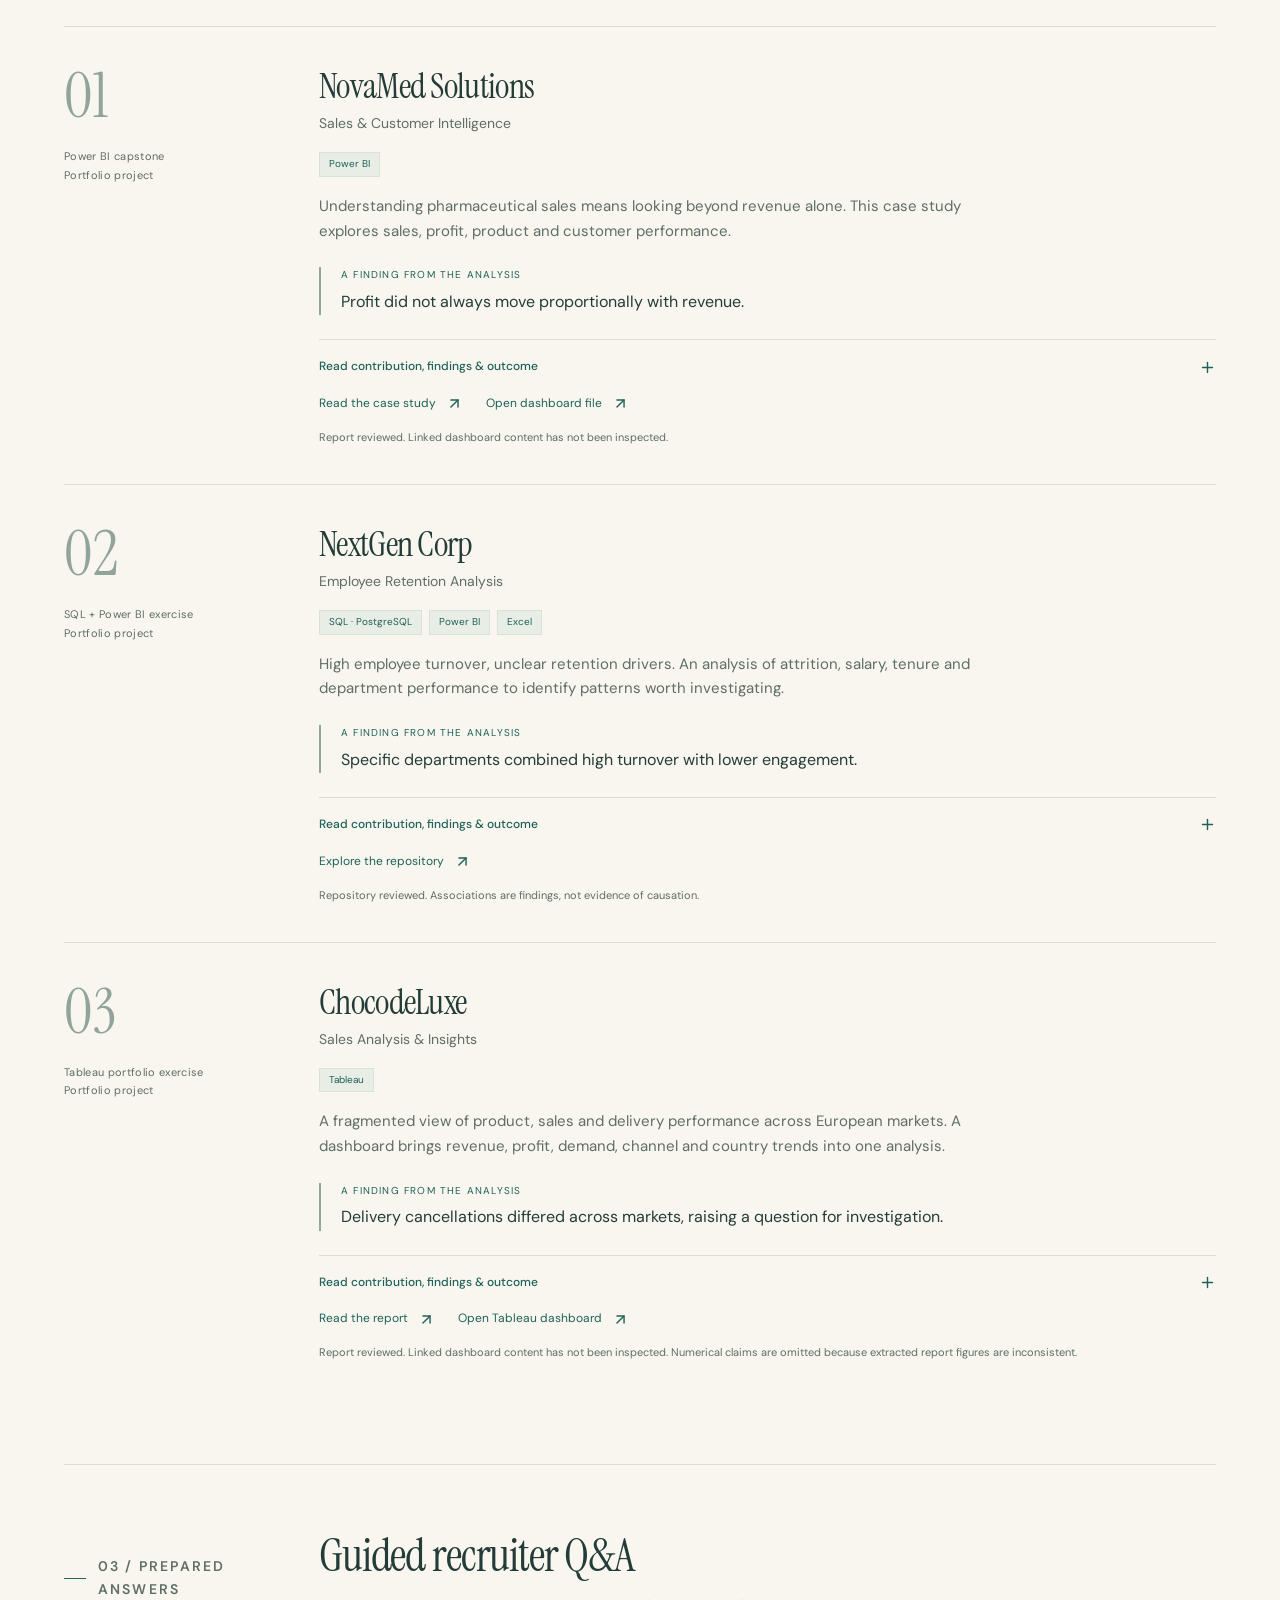
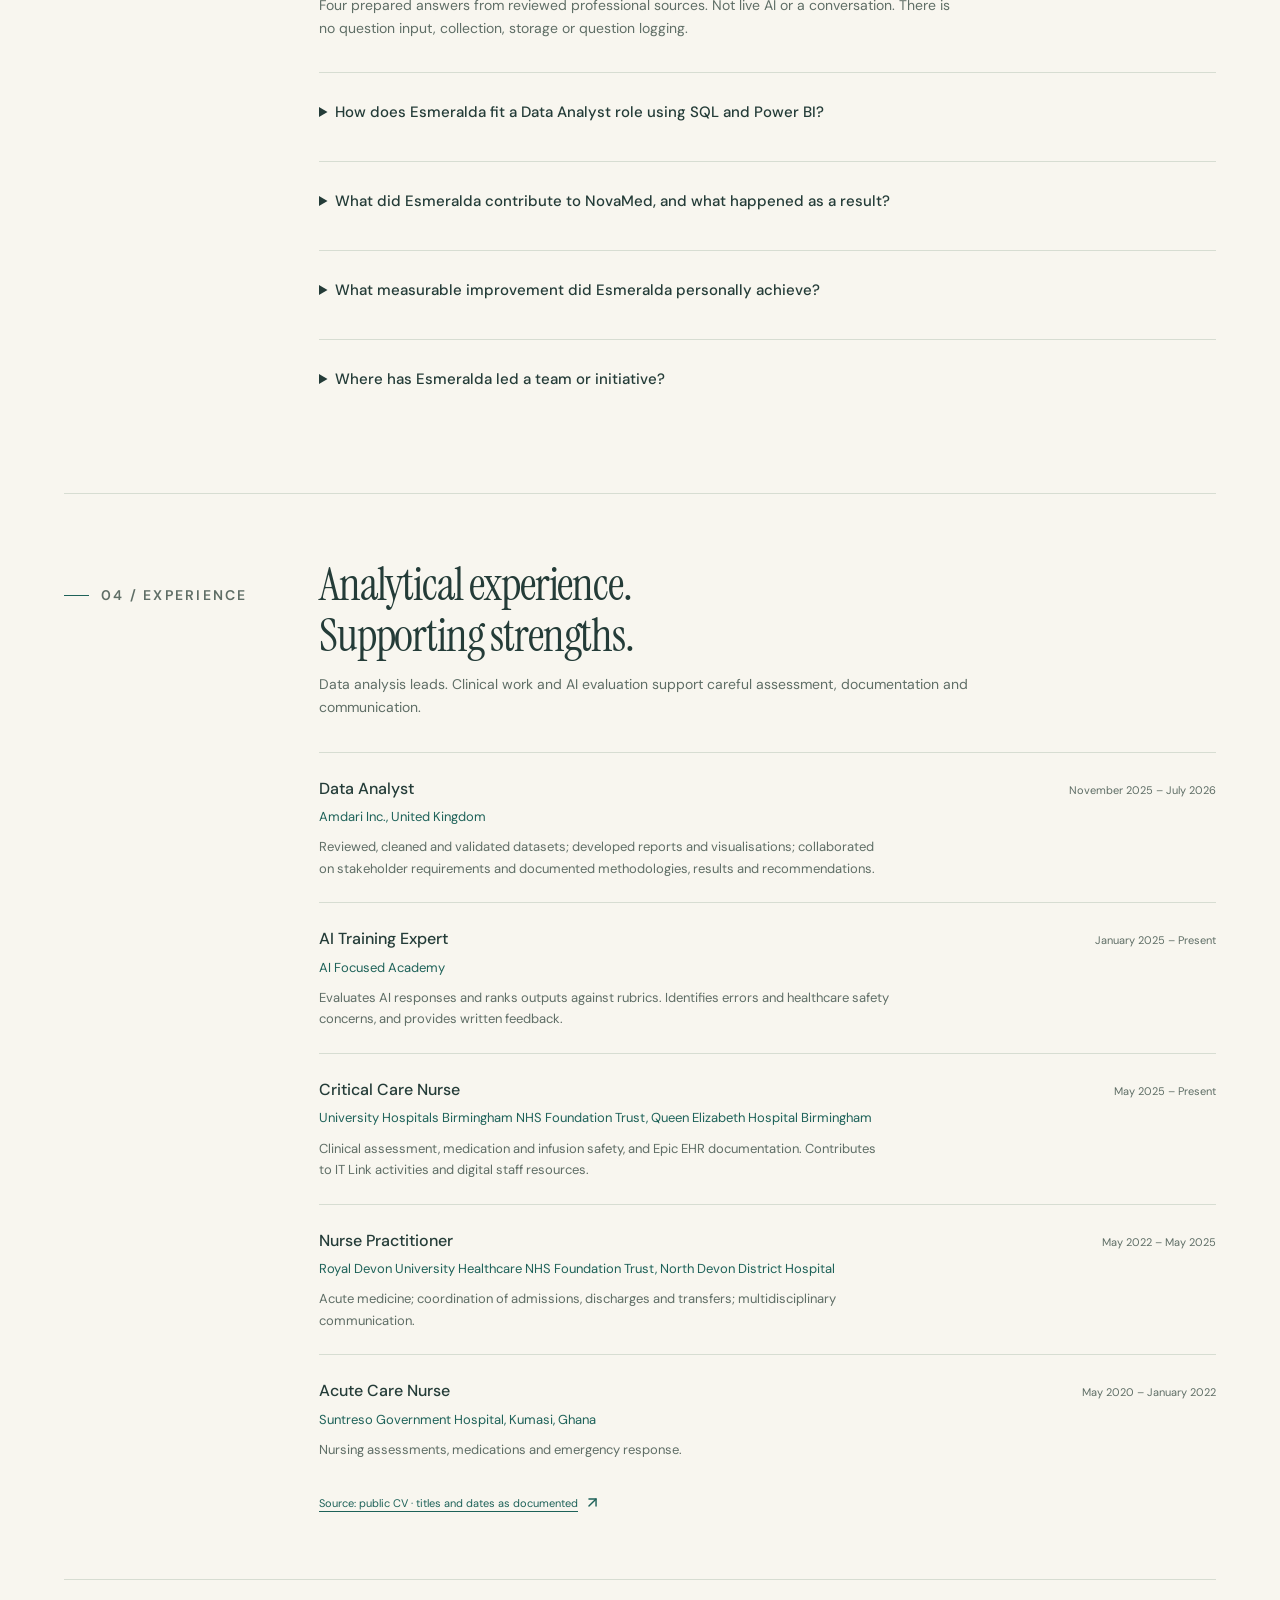
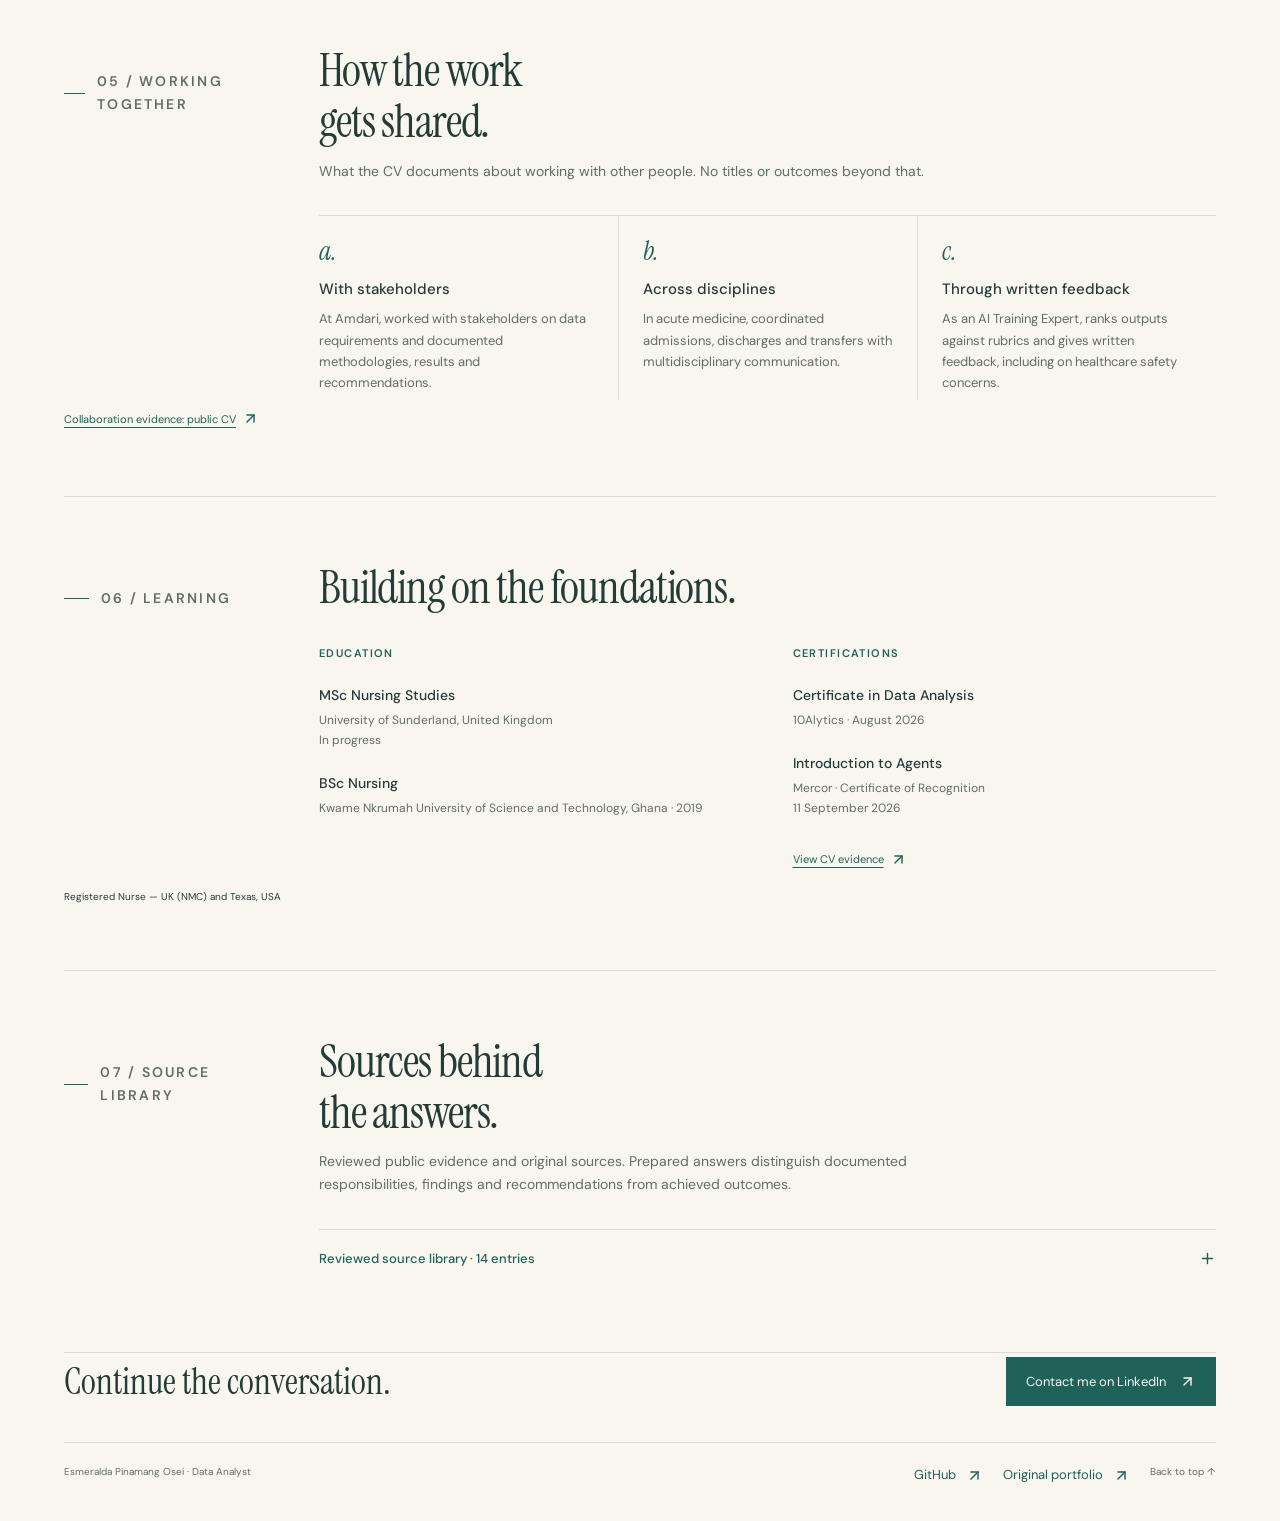
<file: visual-resume/visual-resume/index.html>
<!doctype html>
<html lang="en"><head><meta charset="utf-8"><meta name="viewport" content="width=device-width,initial-scale=1"><meta name="description" content="Esmeralda Pinamang Osei — Data Analyst, SQL and Power BI. Documented experience, portfolio projects and prepared recruiter answers."><title>Esmeralda Pinamang Osei — Data Analyst — SQL and Power BI</title><link rel="stylesheet" href="./fonts.css"><link rel="stylesheet" href="./styles.css"></head><body><div data-replit-metadata="artifacts/osei-portfolio/src/pages/home.tsx:20:9" data-component-name="div" class="osei-editorial"><a data-replit-metadata="artifacts/osei-portfolio/src/pages/home.tsx:21:4" data-component-name="a" class="oe-skip" href="#oe-main">Skip to content</a><div data-replit-metadata="artifacts/osei-portfolio/src/pages/home.tsx:22:4" data-component-name="div" class="oe-shell"><header data-replit-metadata="artifacts/osei-portfolio/src/components/portfolio/Sections.tsx:10:9" data-component-name="header" class="oe-nav"><a data-replit-metadata="artifacts/osei-portfolio/src/components/portfolio/Sections.tsx:11:4" data-component-name="a" class="oe-brand" href="#oe-main" aria-label="Esmeralda Pinamang Osei, home"><span data-replit-metadata="artifacts/osei-portfolio/src/components/portfolio/Sections.tsx:11:111" data-component-name="span" class="oe-monogram" aria-hidden="true">ep</span> ESMERALDA P. OSEI</a><nav data-replit-metadata="artifacts/osei-portfolio/src/components/portfolio/Sections.tsx:12:4" data-component-name="nav" class="oe-navlinks" aria-label="Main navigation"><a data-replit-metadata="artifacts/osei-portfolio/src/components/portfolio/Sections.tsx:13:6" data-component-name="a" href="#oe-projects">Selected work</a><a data-replit-metadata="artifacts/osei-portfolio/src/components/portfolio/Sections.tsx:13:74" data-component-name="a" href="#oe-experience">Experience</a><a data-replit-metadata="artifacts/osei-portfolio/src/components/portfolio/Sections.tsx:13:147" data-component-name="a" href="#guided-qa">Guided Q&amp;A</a><a data-replit-metadata="artifacts/osei-portfolio/src/components/portfolio/Sections.tsx:6:9" data-component-name="a" href="https://www.linkedin.com/in/esmeralda-pinamang-osei-942a35111/" class="oe-navcontact" target="_blank" rel="noreferrer">LinkedIn<svg xmlns="http://www.w3.org/2000/svg" width="24" height="24" viewBox="0 0 24 24" fill="none" stroke="currentColor" stroke-width="2" stroke-linecap="round" stroke-linejoin="round" class="lucide lucide-arrow-up-right" data-replit-metadata="artifacts/osei-portfolio/src/components/portfolio/Sections.tsx:6:110" data-component-name="ArrowUpRight" aria-hidden="true"><path d="M7 7h10v10"></path><path d="M7 17 17 7"></path></svg><span data-replit-metadata="artifacts/osei-portfolio/src/components/portfolio/Sections.tsx:6:145" data-component-name="span" class="oe-sr">(opens in a new tab)</span></a></nav></header><main data-replit-metadata="artifacts/osei-portfolio/src/pages/home.tsx:24:6" data-component-name="main" id="oe-main" tabindex="-1"><section data-replit-metadata="artifacts/osei-portfolio/src/components/portfolio/Sections.tsx:21:4" data-component-name="section" class="oe-hero" aria-labelledby="oe-name"><div data-replit-metadata="artifacts/osei-portfolio/src/components/portfolio/Sections.tsx:22:6" data-component-name="div"><p data-replit-metadata="artifacts/osei-portfolio/src/components/portfolio/Sections.tsx:23:8" data-component-name="p" class="oe-eyebrow">Data Analyst — SQL and Power BI</p><h1 data-replit-metadata="artifacts/osei-portfolio/src/components/portfolio/Sections.tsx:24:8" data-component-name="h1" id="oe-name">Esmeralda<br data-replit-metadata="artifacts/osei-portfolio/src/components/portfolio/Sections.tsx:24:34" data-component-name="br">Pinamang <em data-replit-metadata="artifacts/osei-portfolio/src/components/portfolio/Sections.tsx:24:49" data-component-name="em">Osei.</em></h1><p data-replit-metadata="artifacts/osei-portfolio/src/components/portfolio/Sections.tsx:25:8" data-component-name="p" class="oe-position">Accurate data. Clear reporting. Meaningful analysis shaped by stakeholder needs.</p><div data-replit-metadata="artifacts/osei-portfolio/src/components/portfolio/Sections.tsx:26:8" data-component-name="div" class="oe-actions"><a data-replit-metadata="artifacts/osei-portfolio/src/components/portfolio/Sections.tsx:6:9" data-component-name="a" href="https://www.linkedin.com/in/esmeralda-pinamang-osei-942a35111/" class="oe-button" target="_blank" rel="noreferrer">Contact me on LinkedIn<svg xmlns="http://www.w3.org/2000/svg" width="24" height="24" viewBox="0 0 24 24" fill="none" stroke="currentColor" stroke-width="2" stroke-linecap="round" stroke-linejoin="round" class="lucide lucide-arrow-up-right" data-replit-metadata="artifacts/osei-portfolio/src/components/portfolio/Sections.tsx:6:110" data-component-name="ArrowUpRight" aria-hidden="true"><path d="M7 7h10v10"></path><path d="M7 17 17 7"></path></svg><span data-replit-metadata="artifacts/osei-portfolio/src/components/portfolio/Sections.tsx:6:145" data-component-name="span" class="oe-sr">(opens in a new tab)</span></a><a data-replit-metadata="artifacts/osei-portfolio/src/components/portfolio/Sections.tsx:26:155" data-component-name="a" class="oe-textlink" href="./resume.pdf" download="">Download public CV <svg xmlns="http://www.w3.org/2000/svg" width="24" height="24" viewBox="0 0 24 24" fill="none" stroke="currentColor" stroke-width="2" stroke-linecap="round" stroke-linejoin="round" class="lucide lucide-download" data-replit-metadata="artifacts/osei-portfolio/src/components/portfolio/Sections.tsx:26:251" data-component-name="Download" aria-hidden="true"><path d="M12 15V3"></path><path d="M21 15v4a2 2 0 0 1-2 2H5a2 2 0 0 1-2-2v-4"></path><path d="m7 10 5 5 5-5"></path></svg></a></div></div><aside data-replit-metadata="artifacts/osei-portfolio/src/components/portfolio/Sections.tsx:28:6" data-component-name="aside" class="oe-heroaside" aria-label="At a glance"><p data-replit-metadata="artifacts/osei-portfolio/src/components/portfolio/Sections.tsx:29:8" data-component-name="p" class="oe-asidelabel">At Amdari · documented experience</p><div data-replit-metadata="artifacts/osei-portfolio/src/components/portfolio/Sections.tsx:30:8" data-component-name="div" class="oe-asideitem"><span data-replit-metadata="artifacts/osei-portfolio/src/components/portfolio/Sections.tsx:30:38" data-component-name="span">01</span><p data-replit-metadata="artifacts/osei-portfolio/src/components/portfolio/Sections.tsx:30:53" data-component-name="p">Reviewed, cleaned and validated datasets for accuracy, consistency and integrity.</p></div><div data-replit-metadata="artifacts/osei-portfolio/src/components/portfolio/Sections.tsx:31:8" data-component-name="div" class="oe-asideitem"><span data-replit-metadata="artifacts/osei-portfolio/src/components/portfolio/Sections.tsx:31:38" data-component-name="span">02</span><p data-replit-metadata="artifacts/osei-portfolio/src/components/portfolio/Sections.tsx:31:53" data-component-name="p">Developed reports and visualisations for technical and non-technical audiences.</p></div><div data-replit-metadata="artifacts/osei-portfolio/src/components/portfolio/Sections.tsx:32:8" data-component-name="div" class="oe-asideitem"><span data-replit-metadata="artifacts/osei-portfolio/src/components/portfolio/Sections.tsx:32:38" data-component-name="span">03</span><p data-replit-metadata="artifacts/osei-portfolio/src/components/portfolio/Sections.tsx:32:53" data-component-name="p">Collaborated on data requirements; documented methods, results and recommendations.</p></div><a data-replit-metadata="artifacts/osei-portfolio/src/components/portfolio/Sections.tsx:6:9" data-component-name="a" href="./resume.pdf#page=1" class="oe-source" target="_blank" rel="noreferrer">Evidence: Amdari in public CV<svg xmlns="http://www.w3.org/2000/svg" width="24" height="24" viewBox="0 0 24 24" fill="none" stroke="currentColor" stroke-width="2" stroke-linecap="round" stroke-linejoin="round" class="lucide lucide-arrow-up-right" data-replit-metadata="artifacts/osei-portfolio/src/components/portfolio/Sections.tsx:6:110" data-component-name="ArrowUpRight" aria-hidden="true"><path d="M7 7h10v10"></path><path d="M7 17 17 7"></path></svg><span data-replit-metadata="artifacts/osei-portfolio/src/components/portfolio/Sections.tsx:6:145" data-component-name="span" class="oe-sr">(opens in a new tab)</span></a><p data-replit-metadata="artifacts/osei-portfolio/src/components/portfolio/Sections.tsx:34:8" data-component-name="p" class="oe-location"><svg xmlns="http://www.w3.org/2000/svg" width="24" height="24" viewBox="0 0 24 24" fill="none" stroke="currentColor" stroke-width="2" stroke-linecap="round" stroke-linejoin="round" class="lucide lucide-map-pin" data-replit-metadata="artifacts/osei-portfolio/src/components/portfolio/Sections.tsx:34:35" data-component-name="MapPin" aria-hidden="true"><path d="M20 10c0 4.993-5.539 10.193-7.399 11.799a1 1 0 0 1-1.202 0C9.539 20.193 4 14.993 4 10a8 8 0 0 1 16 0"></path><circle cx="12" cy="10" r="3"></circle></svg>Birmingham, United Kingdom</p></aside></section><div data-replit-metadata="artifacts/osei-portfolio/src/components/portfolio/Sections.tsx:37:4" data-component-name="div" class="oe-skillsline" aria-label="Skills listed in CV"><span data-replit-metadata="artifacts/osei-portfolio/src/components/portfolio/Sections.tsx:37:68" data-component-name="span">ANALYTICAL TOOLKIT · CV</span><strong data-replit-metadata="artifacts/osei-portfolio/src/components/portfolio/Sections.tsx:37:104" data-component-name="strong">SQL</strong><strong data-replit-metadata="artifacts/osei-portfolio/src/components/portfolio/Sections.tsx:37:124" data-component-name="strong">Power BI</strong><strong data-replit-metadata="artifacts/osei-portfolio/src/components/portfolio/Sections.tsx:37:149" data-component-name="strong">Excel</strong><strong data-replit-metadata="artifacts/osei-portfolio/src/components/portfolio/Sections.tsx:37:171" data-component-name="strong">Tableau</strong></div><section data-replit-metadata="artifacts/osei-portfolio/src/components/portfolio/Sections.tsx:46:9" data-component-name="section" id="oe-capabilities" class="oe-section" aria-labelledby="oe-cap-title"><div data-replit-metadata="artifacts/osei-portfolio/src/components/portfolio/Sections.tsx:42:9" data-component-name="div" class="oe-sectionheading"><p data-replit-metadata="artifacts/osei-portfolio/src/components/portfolio/Sections.tsx:42:44" data-component-name="p" class="oe-eyebrow">01 / Capability → evidence</p><div data-replit-metadata="artifacts/osei-portfolio/src/components/portfolio/Sections.tsx:42:83" data-component-name="div"><h2 data-replit-metadata="artifacts/osei-portfolio/src/components/portfolio/Sections.tsx:42:88" data-component-name="h2" id="oe-cap-title">Careful with data.<br data-replit-metadata="artifacts/osei-portfolio/src/components/portfolio/Sections.tsx:47:95" data-component-name="br">Clear with people.</h2><p data-replit-metadata="artifacts/osei-portfolio/src/components/portfolio/Sections.tsx:42:125" data-component-name="p">Three analytical capabilities, backed by documented work at Amdari. Tools listed in the CV are not assumed to have been used in that role.</p></div></div><div data-replit-metadata="artifacts/osei-portfolio/src/components/portfolio/Sections.tsx:48:4" data-component-name="div" class="oe-capabilities"><article data-replit-metadata="artifacts/osei-portfolio/src/components/portfolio/Sections.tsx:49:43" data-component-name="article" class="oe-capability"><h3 data-replit-metadata="artifacts/osei-portfolio/src/components/portfolio/Sections.tsx:49:90" data-component-name="h3">Data cleaning &amp; validation</h3><div data-replit-metadata="artifacts/osei-portfolio/src/components/portfolio/Sections.tsx:49:106" data-component-name="div"><p data-replit-metadata="artifacts/osei-portfolio/src/components/portfolio/Sections.tsx:49:111" data-component-name="p">At Amdari, reviewed, cleaned and validated datasets for accuracy, consistency and integrity.</p><a data-replit-metadata="artifacts/osei-portfolio/src/components/portfolio/Sections.tsx:6:9" data-component-name="a" href="./resume.pdf" class="oe-source" target="_blank" rel="noreferrer">Evidence: public CV<svg xmlns="http://www.w3.org/2000/svg" width="24" height="24" viewBox="0 0 24 24" fill="none" stroke="currentColor" stroke-width="2" stroke-linecap="round" stroke-linejoin="round" class="lucide lucide-arrow-up-right" data-replit-metadata="artifacts/osei-portfolio/src/components/portfolio/Sections.tsx:6:110" data-component-name="ArrowUpRight" aria-hidden="true"><path d="M7 7h10v10"></path><path d="M7 17 17 7"></path></svg><span data-replit-metadata="artifacts/osei-portfolio/src/components/portfolio/Sections.tsx:6:145" data-component-name="span" class="oe-sr">(opens in a new tab)</span></a></div></article><article data-replit-metadata="artifacts/osei-portfolio/src/components/portfolio/Sections.tsx:49:43" data-component-name="article" class="oe-capability"><h3 data-replit-metadata="artifacts/osei-portfolio/src/components/portfolio/Sections.tsx:49:90" data-component-name="h3">Clear reporting &amp; visual communication</h3><div data-replit-metadata="artifacts/osei-portfolio/src/components/portfolio/Sections.tsx:49:106" data-component-name="div"><p data-replit-metadata="artifacts/osei-portfolio/src/components/portfolio/Sections.tsx:49:111" data-component-name="p">At Amdari, developed reports and visualisations for technical and non-technical audiences.</p><a data-replit-metadata="artifacts/osei-portfolio/src/components/portfolio/Sections.tsx:6:9" data-component-name="a" href="./resume.pdf" class="oe-source" target="_blank" rel="noreferrer">Evidence: public CV<svg xmlns="http://www.w3.org/2000/svg" width="24" height="24" viewBox="0 0 24 24" fill="none" stroke="currentColor" stroke-width="2" stroke-linecap="round" stroke-linejoin="round" class="lucide lucide-arrow-up-right" data-replit-metadata="artifacts/osei-portfolio/src/components/portfolio/Sections.tsx:6:110" data-component-name="ArrowUpRight" aria-hidden="true"><path d="M7 7h10v10"></path><path d="M7 17 17 7"></path></svg><span data-replit-metadata="artifacts/osei-portfolio/src/components/portfolio/Sections.tsx:6:145" data-component-name="span" class="oe-sr">(opens in a new tab)</span></a></div></article><article data-replit-metadata="artifacts/osei-portfolio/src/components/portfolio/Sections.tsx:49:43" data-component-name="article" class="oe-capability"><h3 data-replit-metadata="artifacts/osei-portfolio/src/components/portfolio/Sections.tsx:49:90" data-component-name="h3">Stakeholder requirements → meaningful analysis</h3><div data-replit-metadata="artifacts/osei-portfolio/src/components/portfolio/Sections.tsx:49:106" data-component-name="div"><p data-replit-metadata="artifacts/osei-portfolio/src/components/portfolio/Sections.tsx:49:111" data-component-name="p">At Amdari, worked with stakeholders on data requirements and documented methodologies, results and recommendations.</p><a data-replit-metadata="artifacts/osei-portfolio/src/components/portfolio/Sections.tsx:6:9" data-component-name="a" href="./resume.pdf" class="oe-source" target="_blank" rel="noreferrer">Evidence: public CV<svg xmlns="http://www.w3.org/2000/svg" width="24" height="24" viewBox="0 0 24 24" fill="none" stroke="currentColor" stroke-width="2" stroke-linecap="round" stroke-linejoin="round" class="lucide lucide-arrow-up-right" data-replit-metadata="artifacts/osei-portfolio/src/components/portfolio/Sections.tsx:6:110" data-component-name="ArrowUpRight" aria-hidden="true"><path d="M7 7h10v10"></path><path d="M7 17 17 7"></path></svg><span data-replit-metadata="artifacts/osei-portfolio/src/components/portfolio/Sections.tsx:6:145" data-component-name="span" class="oe-sr">(opens in a new tab)</span></a></div></article></div></section><section data-replit-metadata="artifacts/osei-portfolio/src/components/portfolio/Sections.tsx:55:9" data-component-name="section" id="oe-projects" class="oe-section" aria-labelledby="oe-work-title"><div data-replit-metadata="artifacts/osei-portfolio/src/components/portfolio/Sections.tsx:42:9" data-component-name="div" class="oe-sectionheading"><p data-replit-metadata="artifacts/osei-portfolio/src/components/portfolio/Sections.tsx:42:44" data-component-name="p" class="oe-eyebrow">02 / Selected work</p><div data-replit-metadata="artifacts/osei-portfolio/src/components/portfolio/Sections.tsx:42:83" data-component-name="div"><h2 data-replit-metadata="artifacts/osei-portfolio/src/components/portfolio/Sections.tsx:42:88" data-component-name="h2" id="oe-work-title">From a question<br data-replit-metadata="artifacts/osei-portfolio/src/components/portfolio/Sections.tsx:56:85" data-component-name="br">to a clearer picture.</h2><p data-replit-metadata="artifacts/osei-portfolio/src/components/portfolio/Sections.tsx:42:125" data-component-name="p">Portfolio projects. Employer deployments and achieved business improvements are not established by the reviewed sources. Findings and recommendations are presented separately.</p></div></div><article data-replit-metadata="artifacts/osei-portfolio/src/components/portfolio/Sections.tsx:57:34" data-component-name="article" class="oe-project"><div data-replit-metadata="artifacts/osei-portfolio/src/components/portfolio/Sections.tsx:58:6" data-component-name="div" class="oe-projectindex"><span data-replit-metadata="artifacts/osei-portfolio/src/components/portfolio/Sections.tsx:58:39" data-component-name="span" aria-hidden="true">01</span><small data-replit-metadata="artifacts/osei-portfolio/src/components/portfolio/Sections.tsx:58:79" data-component-name="small">Power BI capstone<br data-replit-metadata="artifacts/osei-portfolio/src/components/portfolio/Sections.tsx:58:104" data-component-name="br">Portfolio project</small></div><div data-replit-metadata="artifacts/osei-portfolio/src/components/portfolio/Sections.tsx:59:6" data-component-name="div"><h3 data-replit-metadata="artifacts/osei-portfolio/src/components/portfolio/Sections.tsx:59:11" data-component-name="h3">NovaMed Solutions</h3><p data-replit-metadata="artifacts/osei-portfolio/src/components/portfolio/Sections.tsx:59:34" data-component-name="p" class="oe-projectsubtitle">Sales &amp; Customer Intelligence</p><div data-replit-metadata="artifacts/osei-portfolio/src/components/portfolio/Sections.tsx:59:90" data-component-name="div" class="oe-tags"><span data-replit-metadata="artifacts/osei-portfolio/src/components/portfolio/Sections.tsx:59:142" data-component-name="span">Power BI</span></div><p data-replit-metadata="artifacts/osei-portfolio/src/components/portfolio/Sections.tsx:60:8" data-component-name="p" class="oe-projectsummary">Understanding pharmaceutical sales means looking beyond revenue alone. This case study explores sales, profit, product and customer performance.</p><div data-replit-metadata="artifacts/osei-portfolio/src/components/portfolio/Sections.tsx:60:62" data-component-name="div" class="oe-finding"><span data-replit-metadata="artifacts/osei-portfolio/src/components/portfolio/Sections.tsx:60:90" data-component-name="span">A finding from the analysis</span><p data-replit-metadata="artifacts/osei-portfolio/src/components/portfolio/Sections.tsx:60:130" data-component-name="p">Profit did not always move proportionally with revenue.</p></div><details data-replit-metadata="artifacts/osei-portfolio/src/components/portfolio/Sections.tsx:61:8" data-component-name="details"><summary data-replit-metadata="artifacts/osei-portfolio/src/components/portfolio/Sections.tsx:61:17" data-component-name="summary">Read contribution, findings &amp; outcome <svg xmlns="http://www.w3.org/2000/svg" width="24" height="24" viewBox="0 0 24 24" fill="none" stroke="currentColor" stroke-width="2" stroke-linecap="round" stroke-linejoin="round" class="lucide lucide-plus" data-replit-metadata="artifacts/osei-portfolio/src/components/portfolio/Sections.tsx:61:111" data-component-name="Plus" aria-hidden="true"><path d="M5 12h14"></path><path d="M12 5v14"></path></svg></summary><div data-replit-metadata="artifacts/osei-portfolio/src/components/portfolio/Sections.tsx:61:148" data-component-name="div" class="oe-detailgrid"><div data-replit-metadata="artifacts/osei-portfolio/src/components/portfolio/Sections.tsx:61:179" data-component-name="div"><h4 data-replit-metadata="artifacts/osei-portfolio/src/components/portfolio/Sections.tsx:61:184" data-component-name="h4">Contribution</h4><p data-replit-metadata="artifacts/osei-portfolio/src/components/portfolio/Sections.tsx:61:205" data-component-name="p">Power BI case study and two dashboard analyses covering product performance and customers, with a report attributed to Esmeralda Osei.</p></div><div data-replit-metadata="artifacts/osei-portfolio/src/components/portfolio/Sections.tsx:61:240" data-component-name="div"><h4 data-replit-metadata="artifacts/osei-portfolio/src/components/portfolio/Sections.tsx:61:245" data-component-name="h4">Further findings</h4><p data-replit-metadata="artifacts/osei-portfolio/src/components/portfolio/Sections.tsx:61:270" data-component-name="p">Revenue was concentrated among a small number of customers. Preferred customers had the highest average revenue.</p></div><div data-replit-metadata="artifacts/osei-portfolio/src/components/portfolio/Sections.tsx:61:301" data-component-name="div"><h4 data-replit-metadata="artifacts/osei-portfolio/src/components/portfolio/Sections.tsx:61:306" data-component-name="h4">Documented output &amp; limits</h4><p data-replit-metadata="artifacts/osei-portfolio/src/components/portfolio/Sections.tsx:61:341" data-component-name="p">Dashboards and recommendations to prioritise high-margin products and review underperformers. Implementation and achieved business improvements are not established.</p></div></div></details><div data-replit-metadata="artifacts/osei-portfolio/src/components/portfolio/Sections.tsx:62:8" data-component-name="div" class="oe-projectlinks"><a data-replit-metadata="artifacts/osei-portfolio/src/components/portfolio/Sections.tsx:6:9" data-component-name="a" href="https://docs.google.com/presentation/d/1yE_VtK294ph48sWDD19fGl3JW6hXMM8v/edit" class="oe-textlink" target="_blank" rel="noreferrer">Read the case study<svg xmlns="http://www.w3.org/2000/svg" width="24" height="24" viewBox="0 0 24 24" fill="none" stroke="currentColor" stroke-width="2" stroke-linecap="round" stroke-linejoin="round" class="lucide lucide-arrow-up-right" data-replit-metadata="artifacts/osei-portfolio/src/components/portfolio/Sections.tsx:6:110" data-component-name="ArrowUpRight" aria-hidden="true"><path d="M7 7h10v10"></path><path d="M7 17 17 7"></path></svg><span data-replit-metadata="artifacts/osei-portfolio/src/components/portfolio/Sections.tsx:6:145" data-component-name="span" class="oe-sr">(opens in a new tab)</span></a><a data-replit-metadata="artifacts/osei-portfolio/src/components/portfolio/Sections.tsx:6:9" data-component-name="a" href="https://drive.google.com/file/d/1ncsMLz8DbVIwcUu33-6RJcyOwIbIsFCO/view" class="oe-textlink" target="_blank" rel="noreferrer">Open dashboard file<svg xmlns="http://www.w3.org/2000/svg" width="24" height="24" viewBox="0 0 24 24" fill="none" stroke="currentColor" stroke-width="2" stroke-linecap="round" stroke-linejoin="round" class="lucide lucide-arrow-up-right" data-replit-metadata="artifacts/osei-portfolio/src/components/portfolio/Sections.tsx:6:110" data-component-name="ArrowUpRight" aria-hidden="true"><path d="M7 7h10v10"></path><path d="M7 17 17 7"></path></svg><span data-replit-metadata="artifacts/osei-portfolio/src/components/portfolio/Sections.tsx:6:145" data-component-name="span" class="oe-sr">(opens in a new tab)</span></a></div><p data-replit-metadata="artifacts/osei-portfolio/src/components/portfolio/Sections.tsx:62:148" data-component-name="p" class="oe-evidence-note">Report reviewed. Linked dashboard content has not been inspected.</p></div></article><article data-replit-metadata="artifacts/osei-portfolio/src/components/portfolio/Sections.tsx:57:34" data-component-name="article" class="oe-project"><div data-replit-metadata="artifacts/osei-portfolio/src/components/portfolio/Sections.tsx:58:6" data-component-name="div" class="oe-projectindex"><span data-replit-metadata="artifacts/osei-portfolio/src/components/portfolio/Sections.tsx:58:39" data-component-name="span" aria-hidden="true">02</span><small data-replit-metadata="artifacts/osei-portfolio/src/components/portfolio/Sections.tsx:58:79" data-component-name="small">SQL + Power BI exercise<br data-replit-metadata="artifacts/osei-portfolio/src/components/portfolio/Sections.tsx:58:104" data-component-name="br">Portfolio project</small></div><div data-replit-metadata="artifacts/osei-portfolio/src/components/portfolio/Sections.tsx:59:6" data-component-name="div"><h3 data-replit-metadata="artifacts/osei-portfolio/src/components/portfolio/Sections.tsx:59:11" data-component-name="h3">NextGen Corp</h3><p data-replit-metadata="artifacts/osei-portfolio/src/components/portfolio/Sections.tsx:59:34" data-component-name="p" class="oe-projectsubtitle">Employee Retention Analysis</p><div data-replit-metadata="artifacts/osei-portfolio/src/components/portfolio/Sections.tsx:59:90" data-component-name="div" class="oe-tags"><span data-replit-metadata="artifacts/osei-portfolio/src/components/portfolio/Sections.tsx:59:142" data-component-name="span">SQL · PostgreSQL</span><span data-replit-metadata="artifacts/osei-portfolio/src/components/portfolio/Sections.tsx:59:142" data-component-name="span">Power BI</span><span data-replit-metadata="artifacts/osei-portfolio/src/components/portfolio/Sections.tsx:59:142" data-component-name="span">Excel</span></div><p data-replit-metadata="artifacts/osei-portfolio/src/components/portfolio/Sections.tsx:60:8" data-component-name="p" class="oe-projectsummary">High employee turnover, unclear retention drivers. An analysis of attrition, salary, tenure and department performance to identify patterns worth investigating.</p><div data-replit-metadata="artifacts/osei-portfolio/src/components/portfolio/Sections.tsx:60:62" data-component-name="div" class="oe-finding"><span data-replit-metadata="artifacts/osei-portfolio/src/components/portfolio/Sections.tsx:60:90" data-component-name="span">A finding from the analysis</span><p data-replit-metadata="artifacts/osei-portfolio/src/components/portfolio/Sections.tsx:60:130" data-component-name="p">Specific departments combined high turnover with lower engagement.</p></div><details data-replit-metadata="artifacts/osei-portfolio/src/components/portfolio/Sections.tsx:61:8" data-component-name="details"><summary data-replit-metadata="artifacts/osei-portfolio/src/components/portfolio/Sections.tsx:61:17" data-component-name="summary">Read contribution, findings &amp; outcome <svg xmlns="http://www.w3.org/2000/svg" width="24" height="24" viewBox="0 0 24 24" fill="none" stroke="currentColor" stroke-width="2" stroke-linecap="round" stroke-linejoin="round" class="lucide lucide-plus" data-replit-metadata="artifacts/osei-portfolio/src/components/portfolio/Sections.tsx:61:111" data-component-name="Plus" aria-hidden="true"><path d="M5 12h14"></path><path d="M12 5v14"></path></svg></summary><div data-replit-metadata="artifacts/osei-portfolio/src/components/portfolio/Sections.tsx:61:148" data-component-name="div" class="oe-detailgrid"><div data-replit-metadata="artifacts/osei-portfolio/src/components/portfolio/Sections.tsx:61:179" data-component-name="div"><h4 data-replit-metadata="artifacts/osei-portfolio/src/components/portfolio/Sections.tsx:61:184" data-component-name="h4">Contribution</h4><p data-replit-metadata="artifacts/osei-portfolio/src/components/portfolio/Sections.tsx:61:205" data-component-name="p">SQL joins, CASE statements, aggregations and subqueries to analyse employee retention, supported by a Power BI dashboard.</p></div><div data-replit-metadata="artifacts/osei-portfolio/src/components/portfolio/Sections.tsx:61:240" data-component-name="div"><h4 data-replit-metadata="artifacts/osei-portfolio/src/components/portfolio/Sections.tsx:61:245" data-component-name="h4">Further findings</h4><p data-replit-metadata="artifacts/osei-portfolio/src/components/portfolio/Sections.tsx:61:270" data-component-name="p">Lower performance scores were associated with higher leaving risk. Salary variation was associated with retention in certain roles.</p></div><div data-replit-metadata="artifacts/osei-portfolio/src/components/portfolio/Sections.tsx:61:301" data-component-name="div"><h4 data-replit-metadata="artifacts/osei-portfolio/src/components/portfolio/Sections.tsx:61:306" data-component-name="h4">Documented output &amp; limits</h4><p data-replit-metadata="artifacts/osei-portfolio/src/components/portfolio/Sections.tsx:61:341" data-component-name="p">Queries, a dashboard and recommendations for targeted retention plans, salary reviews and career development. No improvement in actual retention has been verified.</p></div></div></details><div data-replit-metadata="artifacts/osei-portfolio/src/components/portfolio/Sections.tsx:62:8" data-component-name="div" class="oe-projectlinks"><a data-replit-metadata="artifacts/osei-portfolio/src/components/portfolio/Sections.tsx:6:9" data-component-name="a" href="https://github.com/emaraldosei-ctrl/nextgen-employee-retention-analysis" class="oe-textlink" target="_blank" rel="noreferrer">Explore the repository<svg xmlns="http://www.w3.org/2000/svg" width="24" height="24" viewBox="0 0 24 24" fill="none" stroke="currentColor" stroke-width="2" stroke-linecap="round" stroke-linejoin="round" class="lucide lucide-arrow-up-right" data-replit-metadata="artifacts/osei-portfolio/src/components/portfolio/Sections.tsx:6:110" data-component-name="ArrowUpRight" aria-hidden="true"><path d="M7 7h10v10"></path><path d="M7 17 17 7"></path></svg><span data-replit-metadata="artifacts/osei-portfolio/src/components/portfolio/Sections.tsx:6:145" data-component-name="span" class="oe-sr">(opens in a new tab)</span></a></div><p data-replit-metadata="artifacts/osei-portfolio/src/components/portfolio/Sections.tsx:62:148" data-component-name="p" class="oe-evidence-note">Repository reviewed. Associations are findings, not evidence of causation.</p></div></article><article data-replit-metadata="artifacts/osei-portfolio/src/components/portfolio/Sections.tsx:57:34" data-component-name="article" class="oe-project"><div data-replit-metadata="artifacts/osei-portfolio/src/components/portfolio/Sections.tsx:58:6" data-component-name="div" class="oe-projectindex"><span data-replit-metadata="artifacts/osei-portfolio/src/components/portfolio/Sections.tsx:58:39" data-component-name="span" aria-hidden="true">03</span><small data-replit-metadata="artifacts/osei-portfolio/src/components/portfolio/Sections.tsx:58:79" data-component-name="small">Tableau portfolio exercise<br data-replit-metadata="artifacts/osei-portfolio/src/components/portfolio/Sections.tsx:58:104" data-component-name="br">Portfolio project</small></div><div data-replit-metadata="artifacts/osei-portfolio/src/components/portfolio/Sections.tsx:59:6" data-component-name="div"><h3 data-replit-metadata="artifacts/osei-portfolio/src/components/portfolio/Sections.tsx:59:11" data-component-name="h3">ChocodeLuxe</h3><p data-replit-metadata="artifacts/osei-portfolio/src/components/portfolio/Sections.tsx:59:34" data-component-name="p" class="oe-projectsubtitle">Sales Analysis &amp; Insights</p><div data-replit-metadata="artifacts/osei-portfolio/src/components/portfolio/Sections.tsx:59:90" data-component-name="div" class="oe-tags"><span data-replit-metadata="artifacts/osei-portfolio/src/components/portfolio/Sections.tsx:59:142" data-component-name="span">Tableau</span></div><p data-replit-metadata="artifacts/osei-portfolio/src/components/portfolio/Sections.tsx:60:8" data-component-name="p" class="oe-projectsummary">A fragmented view of product, sales and delivery performance across European markets. A dashboard brings revenue, profit, demand, channel and country trends into one analysis.</p><div data-replit-metadata="artifacts/osei-portfolio/src/components/portfolio/Sections.tsx:60:62" data-component-name="div" class="oe-finding"><span data-replit-metadata="artifacts/osei-portfolio/src/components/portfolio/Sections.tsx:60:90" data-component-name="span">A finding from the analysis</span><p data-replit-metadata="artifacts/osei-portfolio/src/components/portfolio/Sections.tsx:60:130" data-component-name="p">Delivery cancellations differed across markets, raising a question for investigation.</p></div><details data-replit-metadata="artifacts/osei-portfolio/src/components/portfolio/Sections.tsx:61:8" data-component-name="details"><summary data-replit-metadata="artifacts/osei-portfolio/src/components/portfolio/Sections.tsx:61:17" data-component-name="summary">Read contribution, findings &amp; outcome <svg xmlns="http://www.w3.org/2000/svg" width="24" height="24" viewBox="0 0 24 24" fill="none" stroke="currentColor" stroke-width="2" stroke-linecap="round" stroke-linejoin="round" class="lucide lucide-plus" data-replit-metadata="artifacts/osei-portfolio/src/components/portfolio/Sections.tsx:61:111" data-component-name="Plus" aria-hidden="true"><path d="M5 12h14"></path><path d="M12 5v14"></path></svg></summary><div data-replit-metadata="artifacts/osei-portfolio/src/components/portfolio/Sections.tsx:61:148" data-component-name="div" class="oe-detailgrid"><div data-replit-metadata="artifacts/osei-portfolio/src/components/portfolio/Sections.tsx:61:179" data-component-name="div"><h4 data-replit-metadata="artifacts/osei-portfolio/src/components/portfolio/Sections.tsx:61:184" data-component-name="h4">Contribution</h4><p data-replit-metadata="artifacts/osei-portfolio/src/components/portfolio/Sections.tsx:61:205" data-component-name="p">Tableau dashboard exploring sales and delivery performance; presented in the 10Alytics Pod Phoenix report.</p></div><div data-replit-metadata="artifacts/osei-portfolio/src/components/portfolio/Sections.tsx:61:240" data-component-name="div"><h4 data-replit-metadata="artifacts/osei-portfolio/src/components/portfolio/Sections.tsx:61:245" data-component-name="h4">Further findings</h4><p data-replit-metadata="artifacts/osei-portfolio/src/components/portfolio/Sections.tsx:61:270" data-component-name="p">Dark chocolate led product profit contribution. Italy led completed sales volume; the Netherlands and Germany showed higher cancelled delivery.</p></div><div data-replit-metadata="artifacts/osei-portfolio/src/components/portfolio/Sections.tsx:61:301" data-component-name="div"><h4 data-replit-metadata="artifacts/osei-portfolio/src/components/portfolio/Sections.tsx:61:306" data-component-name="h4">Documented output &amp; limits</h4><p data-replit-metadata="artifacts/osei-portfolio/src/components/portfolio/Sections.tsx:61:341" data-component-name="p">Dashboard and recommendations to investigate cancellations, improve inventory for leading products and adapt regional marketing. Realised commercial impact is not verified.</p></div></div></details><div data-replit-metadata="artifacts/osei-portfolio/src/components/portfolio/Sections.tsx:62:8" data-component-name="div" class="oe-projectlinks"><a data-replit-metadata="artifacts/osei-portfolio/src/components/portfolio/Sections.tsx:6:9" data-component-name="a" href="https://drive.google.com/file/d/1WspiJnzg8M77ItXXKdmc71c5Fvnv-GtC/view" class="oe-textlink" target="_blank" rel="noreferrer">Read the report<svg xmlns="http://www.w3.org/2000/svg" width="24" height="24" viewBox="0 0 24 24" fill="none" stroke="currentColor" stroke-width="2" stroke-linecap="round" stroke-linejoin="round" class="lucide lucide-arrow-up-right" data-replit-metadata="artifacts/osei-portfolio/src/components/portfolio/Sections.tsx:6:110" data-component-name="ArrowUpRight" aria-hidden="true"><path d="M7 7h10v10"></path><path d="M7 17 17 7"></path></svg><span data-replit-metadata="artifacts/osei-portfolio/src/components/portfolio/Sections.tsx:6:145" data-component-name="span" class="oe-sr">(opens in a new tab)</span></a><a data-replit-metadata="artifacts/osei-portfolio/src/components/portfolio/Sections.tsx:6:9" data-component-name="a" href="https://public.tableau.com/views/ChocodeLuxeSalesAnalysisInsights/Dashboard1" class="oe-textlink" target="_blank" rel="noreferrer">Open Tableau dashboard<svg xmlns="http://www.w3.org/2000/svg" width="24" height="24" viewBox="0 0 24 24" fill="none" stroke="currentColor" stroke-width="2" stroke-linecap="round" stroke-linejoin="round" class="lucide lucide-arrow-up-right" data-replit-metadata="artifacts/osei-portfolio/src/components/portfolio/Sections.tsx:6:110" data-component-name="ArrowUpRight" aria-hidden="true"><path d="M7 7h10v10"></path><path d="M7 17 17 7"></path></svg><span data-replit-metadata="artifacts/osei-portfolio/src/components/portfolio/Sections.tsx:6:145" data-component-name="span" class="oe-sr">(opens in a new tab)</span></a></div><p data-replit-metadata="artifacts/osei-portfolio/src/components/portfolio/Sections.tsx:62:148" data-component-name="p" class="oe-evidence-note">Report reviewed. Linked dashboard content has not been inspected. Numerical claims are omitted because extracted report figures are inconsistent.</p></div></article></section><section id="guided-qa" class="oe-section" aria-labelledby="guided-title"><div class="oe-sectionheading"><p class="oe-eyebrow">03 / Prepared answers</p><div><h2 id="guided-title">Guided recruiter Q&amp;A</h2><p>Four prepared answers from reviewed professional sources. Not live AI or a conversation. There is no question input, collection, storage or question logging.</p></div></div><div class="guided-answers"><details id="question-1"><summary>How does Esmeralda fit a Data Analyst role using SQL and Power BI?</summary><p class="prepared-answer">At Amdari, Esmeralda reviewed, cleaned and validated datasets; developed reports and visualisations for technical and non-technical audiences; and collaborated with stakeholders on requirements and documented methodologies, results and recommendations. Her CV lists SQL, Excel, Power BI and Tableau. Specific tool use at Amdari is not established. NovaMed is a Power BI project; NextGen demonstrates SQL (PostgreSQL), Power BI and Excel.</p><div class="oe-projectlinks"><a href="./resume.pdf" class="oe-source">Public CV</a><a href="https://github.com/emaraldosei-ctrl/nextgen-employee-retention-analysis" class="oe-source" target="_blank" rel="noreferrer" aria-label="NextGen repository (opens in a new tab)">NextGen repository</a><a href="https://docs.google.com/presentation/d/1yE_VtK294ph48sWDD19fGl3JW6hXMM8v/edit" class="oe-source" target="_blank" rel="noreferrer" aria-label="NovaMed report (opens in a new tab)">NovaMed report</a><a href="#oe-capabilities" class="oe-source">Capabilities</a></div></details><details id="question-2"><summary>What did Esmeralda contribute to NovaMed, and what happened as a result?</summary><p class="prepared-answer">The NovaMed report is attributed to Esmeralda Osei and covers two dashboard analyses: product performance and customers. It reports concentrated customer revenue, the highest average revenue among preferred customers, and profit not always moving proportionally with revenue. Documented outputs include analysis and recommendations to prioritise high-margin products and review underperformers. Implementation and achieved business improvements are not established. The report does not independently establish sole construction of every dashboard asset.</p><div class="oe-projectlinks"><a href="https://docs.google.com/presentation/d/1yE_VtK294ph48sWDD19fGl3JW6hXMM8v/edit" class="oe-source" target="_blank" rel="noreferrer" aria-label="NovaMed report (opens in a new tab)">NovaMed report</a><a href="#oe-projects" class="oe-source">Selected work</a></div></details><details id="question-3"><summary>What measurable improvement did Esmeralda personally achieve?</summary><p class="prepared-answer">I don’t have verified information about that</p><p class="oe-privacy">The reviewed CV documents responsibilities, reports and recommendations, not a quantified improvement personally attributable to Esmeralda. Project findings and targets are not evidence that recommendations were implemented.</p><div class="oe-projectlinks"><a href="./resume.pdf" class="oe-source">Public CV</a><a href="#oe-experience" class="oe-source">Documented experience</a><a href="#oe-projects" class="oe-source">Project findings and limits</a></div></details><details id="question-4"><summary>Where has Esmeralda led a team or initiative?</summary><p class="prepared-answer">In the approved portfolio’s Albion project description, Esmeralda states: “I led the data-analyst track”. This is a self-reported project workstream contribution, not evidence of team management, team size or a formal leadership title.</p><p class="oe-privacy">The CV separately documents contributions to IT Link activities and digital staff resources. That does not establish IT management. No quantified leadership outcome is established by these statements.</p><div class="oe-projectlinks"><a href="https://emaraldosei-ctrl.github.io/Data-Analysis-portfolio/" class="oe-source" target="_blank" rel="noreferrer" aria-label="Original portfolio — Albion statement (opens in a new tab)">Original portfolio — Albion statement</a><a href="./resume.pdf" class="oe-source">Public CV</a><a href="#oe-collaboration" class="oe-source">Collaboration evidence</a></div></details></div></section><section data-replit-metadata="artifacts/osei-portfolio/src/components/portfolio/Sections.tsx:69:9" data-component-name="section" id="oe-experience" class="oe-section" aria-labelledby="oe-exp-title"><div data-replit-metadata="artifacts/osei-portfolio/src/components/portfolio/Sections.tsx:42:9" data-component-name="div" class="oe-sectionheading"><p data-replit-metadata="artifacts/osei-portfolio/src/components/portfolio/Sections.tsx:42:44" data-component-name="p" class="oe-eyebrow">04 / Experience</p><div data-replit-metadata="artifacts/osei-portfolio/src/components/portfolio/Sections.tsx:42:83" data-component-name="div"><h2 data-replit-metadata="artifacts/osei-portfolio/src/components/portfolio/Sections.tsx:42:88" data-component-name="h2" id="oe-exp-title">Analytical experience.<br data-replit-metadata="artifacts/osei-portfolio/src/components/portfolio/Sections.tsx:70:88" data-component-name="br">Supporting strengths.</h2><p data-replit-metadata="artifacts/osei-portfolio/src/components/portfolio/Sections.tsx:42:125" data-component-name="p">Data analysis leads. Clinical work and AI evaluation support careful assessment, documentation and communication.</p></div></div><div data-replit-metadata="artifacts/osei-portfolio/src/components/portfolio/Sections.tsx:71:4" data-component-name="div" class="oe-experience"><article data-replit-metadata="artifacts/osei-portfolio/src/components/portfolio/Sections.tsx:71:52" data-component-name="article" class="oe-job"><div data-replit-metadata="artifacts/osei-portfolio/src/components/portfolio/Sections.tsx:71:96" data-component-name="div"><h3 data-replit-metadata="artifacts/osei-portfolio/src/components/portfolio/Sections.tsx:71:101" data-component-name="h3">Data Analyst</h3><p data-replit-metadata="artifacts/osei-portfolio/src/components/portfolio/Sections.tsx:71:121" data-component-name="p" class="oe-employer">Amdari Inc., United Kingdom</p><p data-replit-metadata="artifacts/osei-portfolio/src/components/portfolio/Sections.tsx:71:166" data-component-name="p" class="oe-jobtext">Reviewed, cleaned and validated datasets; developed reports and visualisations; collaborated on stakeholder requirements and documented methodologies, results and recommendations.</p></div><time data-replit-metadata="artifacts/osei-portfolio/src/components/portfolio/Sections.tsx:71:212" data-component-name="time">November 2025 – July 2026</time></article><article data-replit-metadata="artifacts/osei-portfolio/src/components/portfolio/Sections.tsx:71:52" data-component-name="article" class="oe-job"><div data-replit-metadata="artifacts/osei-portfolio/src/components/portfolio/Sections.tsx:71:96" data-component-name="div"><h3 data-replit-metadata="artifacts/osei-portfolio/src/components/portfolio/Sections.tsx:71:101" data-component-name="h3">AI Training Expert</h3><p data-replit-metadata="artifacts/osei-portfolio/src/components/portfolio/Sections.tsx:71:121" data-component-name="p" class="oe-employer">AI Focused Academy</p><p data-replit-metadata="artifacts/osei-portfolio/src/components/portfolio/Sections.tsx:71:166" data-component-name="p" class="oe-jobtext">Evaluates AI responses and ranks outputs against rubrics. Identifies errors and healthcare safety concerns, and provides written feedback.</p></div><time data-replit-metadata="artifacts/osei-portfolio/src/components/portfolio/Sections.tsx:71:212" data-component-name="time">January 2025 – Present</time></article><article data-replit-metadata="artifacts/osei-portfolio/src/components/portfolio/Sections.tsx:71:52" data-component-name="article" class="oe-job"><div data-replit-metadata="artifacts/osei-portfolio/src/components/portfolio/Sections.tsx:71:96" data-component-name="div"><h3 data-replit-metadata="artifacts/osei-portfolio/src/components/portfolio/Sections.tsx:71:101" data-component-name="h3">Critical Care Nurse</h3><p data-replit-metadata="artifacts/osei-portfolio/src/components/portfolio/Sections.tsx:71:121" data-component-name="p" class="oe-employer">University Hospitals Birmingham NHS Foundation Trust, Queen Elizabeth Hospital Birmingham</p><p data-replit-metadata="artifacts/osei-portfolio/src/components/portfolio/Sections.tsx:71:166" data-component-name="p" class="oe-jobtext">Clinical assessment, medication and infusion safety, and Epic EHR documentation. Contributes to IT Link activities and digital staff resources.</p></div><time data-replit-metadata="artifacts/osei-portfolio/src/components/portfolio/Sections.tsx:71:212" data-component-name="time">May 2025 – Present</time></article><article data-replit-metadata="artifacts/osei-portfolio/src/components/portfolio/Sections.tsx:71:52" data-component-name="article" class="oe-job"><div data-replit-metadata="artifacts/osei-portfolio/src/components/portfolio/Sections.tsx:71:96" data-component-name="div"><h3 data-replit-metadata="artifacts/osei-portfolio/src/components/portfolio/Sections.tsx:71:101" data-component-name="h3">Nurse Practitioner</h3><p data-replit-metadata="artifacts/osei-portfolio/src/components/portfolio/Sections.tsx:71:121" data-component-name="p" class="oe-employer">Royal Devon University Healthcare NHS Foundation Trust, North Devon District Hospital</p><p data-replit-metadata="artifacts/osei-portfolio/src/components/portfolio/Sections.tsx:71:166" data-component-name="p" class="oe-jobtext">Acute medicine; coordination of admissions, discharges and transfers; multidisciplinary communication.</p></div><time data-replit-metadata="artifacts/osei-portfolio/src/components/portfolio/Sections.tsx:71:212" data-component-name="time">May 2022 – May 2025</time></article><article data-replit-metadata="artifacts/osei-portfolio/src/components/portfolio/Sections.tsx:71:52" data-component-name="article" class="oe-job"><div data-replit-metadata="artifacts/osei-portfolio/src/components/portfolio/Sections.tsx:71:96" data-component-name="div"><h3 data-replit-metadata="artifacts/osei-portfolio/src/components/portfolio/Sections.tsx:71:101" data-component-name="h3">Acute Care Nurse</h3><p data-replit-metadata="artifacts/osei-portfolio/src/components/portfolio/Sections.tsx:71:121" data-component-name="p" class="oe-employer">Suntreso Government Hospital, Kumasi, Ghana</p><p data-replit-metadata="artifacts/osei-portfolio/src/components/portfolio/Sections.tsx:71:166" data-component-name="p" class="oe-jobtext">Nursing assessments, medications and emergency response.</p></div><time data-replit-metadata="artifacts/osei-portfolio/src/components/portfolio/Sections.tsx:71:212" data-component-name="time">May 2020 – January 2022</time></article><a data-replit-metadata="artifacts/osei-portfolio/src/components/portfolio/Sections.tsx:6:9" data-component-name="a" href="./resume.pdf" class="oe-source" target="_blank" rel="noreferrer">Source: public CV · titles and dates as documented<svg xmlns="http://www.w3.org/2000/svg" width="24" height="24" viewBox="0 0 24 24" fill="none" stroke="currentColor" stroke-width="2" stroke-linecap="round" stroke-linejoin="round" class="lucide lucide-arrow-up-right" data-replit-metadata="artifacts/osei-portfolio/src/components/portfolio/Sections.tsx:6:110" data-component-name="ArrowUpRight" aria-hidden="true"><path d="M7 7h10v10"></path><path d="M7 17 17 7"></path></svg><span data-replit-metadata="artifacts/osei-portfolio/src/components/portfolio/Sections.tsx:6:145" data-component-name="span" class="oe-sr">(opens in a new tab)</span></a></div></section><section data-replit-metadata="artifacts/osei-portfolio/src/components/portfolio/Sections.tsx:76:9" data-component-name="section" id="oe-collaboration" class="oe-section" aria-labelledby="oe-collab-title"><div data-replit-metadata="artifacts/osei-portfolio/src/components/portfolio/Sections.tsx:42:9" data-component-name="div" class="oe-sectionheading"><p data-replit-metadata="artifacts/osei-portfolio/src/components/portfolio/Sections.tsx:42:44" data-component-name="p" class="oe-eyebrow">05 / Working together</p><div data-replit-metadata="artifacts/osei-portfolio/src/components/portfolio/Sections.tsx:42:83" data-component-name="div"><h2 data-replit-metadata="artifacts/osei-portfolio/src/components/portfolio/Sections.tsx:42:88" data-component-name="h2" id="oe-collab-title">How the work<br data-replit-metadata="artifacts/osei-portfolio/src/components/portfolio/Sections.tsx:77:87" data-component-name="br">gets shared.</h2><p data-replit-metadata="artifacts/osei-portfolio/src/components/portfolio/Sections.tsx:42:125" data-component-name="p">What the CV documents about working with other people. No titles or outcomes beyond that.</p></div></div><div data-replit-metadata="artifacts/osei-portfolio/src/components/portfolio/Sections.tsx:78:4" data-component-name="div" class="oe-collab"><article data-replit-metadata="artifacts/osei-portfolio/src/components/portfolio/Sections.tsx:78:72" data-component-name="article"><span data-replit-metadata="artifacts/osei-portfolio/src/components/portfolio/Sections.tsx:78:93" data-component-name="span" aria-hidden="true">a.</span><h3 data-replit-metadata="artifacts/osei-portfolio/src/components/portfolio/Sections.tsx:78:155" data-component-name="h3">With stakeholders</h3><p data-replit-metadata="artifacts/osei-portfolio/src/components/portfolio/Sections.tsx:78:171" data-component-name="p">At Amdari, worked with stakeholders on data requirements and documented methodologies, results and recommendations.</p></article><article data-replit-metadata="artifacts/osei-portfolio/src/components/portfolio/Sections.tsx:78:72" data-component-name="article"><span data-replit-metadata="artifacts/osei-portfolio/src/components/portfolio/Sections.tsx:78:93" data-component-name="span" aria-hidden="true">b.</span><h3 data-replit-metadata="artifacts/osei-portfolio/src/components/portfolio/Sections.tsx:78:155" data-component-name="h3">Across disciplines</h3><p data-replit-metadata="artifacts/osei-portfolio/src/components/portfolio/Sections.tsx:78:171" data-component-name="p">In acute medicine, coordinated admissions, discharges and transfers with multidisciplinary communication.</p></article><article data-replit-metadata="artifacts/osei-portfolio/src/components/portfolio/Sections.tsx:78:72" data-component-name="article"><span data-replit-metadata="artifacts/osei-portfolio/src/components/portfolio/Sections.tsx:78:93" data-component-name="span" aria-hidden="true">c.</span><h3 data-replit-metadata="artifacts/osei-portfolio/src/components/portfolio/Sections.tsx:78:155" data-component-name="h3">Through written feedback</h3><p data-replit-metadata="artifacts/osei-portfolio/src/components/portfolio/Sections.tsx:78:171" data-component-name="p">As an AI Training Expert, ranks outputs against rubrics and gives written feedback, including on healthcare safety concerns.</p></article></div><a data-replit-metadata="artifacts/osei-portfolio/src/components/portfolio/Sections.tsx:6:9" data-component-name="a" href="./resume.pdf" class="oe-source" target="_blank" rel="noreferrer">Collaboration evidence: public CV<svg xmlns="http://www.w3.org/2000/svg" width="24" height="24" viewBox="0 0 24 24" fill="none" stroke="currentColor" stroke-width="2" stroke-linecap="round" stroke-linejoin="round" class="lucide lucide-arrow-up-right" data-replit-metadata="artifacts/osei-portfolio/src/components/portfolio/Sections.tsx:6:110" data-component-name="ArrowUpRight" aria-hidden="true"><path d="M7 7h10v10"></path><path d="M7 17 17 7"></path></svg><span data-replit-metadata="artifacts/osei-portfolio/src/components/portfolio/Sections.tsx:6:145" data-component-name="span" class="oe-sr">(opens in a new tab)</span></a></section><section data-replit-metadata="artifacts/osei-portfolio/src/components/portfolio/Sections.tsx:84:9" data-component-name="section" class="oe-section" aria-labelledby="oe-learning-title"><div data-replit-metadata="artifacts/osei-portfolio/src/components/portfolio/Sections.tsx:42:9" data-component-name="div" class="oe-sectionheading"><p data-replit-metadata="artifacts/osei-portfolio/src/components/portfolio/Sections.tsx:42:44" data-component-name="p" class="oe-eyebrow">06 / Learning</p><div data-replit-metadata="artifacts/osei-portfolio/src/components/portfolio/Sections.tsx:42:83" data-component-name="div"><h2 data-replit-metadata="artifacts/osei-portfolio/src/components/portfolio/Sections.tsx:42:88" data-component-name="h2" id="oe-learning-title">Building on the foundations.</h2></div></div><div data-replit-metadata="artifacts/osei-portfolio/src/components/portfolio/Sections.tsx:86:4" data-component-name="div" class="oe-learning"><div data-replit-metadata="artifacts/osei-portfolio/src/components/portfolio/Sections.tsx:86:33" data-component-name="div"><h3 data-replit-metadata="artifacts/osei-portfolio/src/components/portfolio/Sections.tsx:86:38" data-component-name="h3">Education</h3><article data-replit-metadata="artifacts/osei-portfolio/src/components/portfolio/Sections.tsx:86:56" data-component-name="article"><strong data-replit-metadata="artifacts/osei-portfolio/src/components/portfolio/Sections.tsx:86:65" data-component-name="strong">MSc Nursing Studies</strong><p data-replit-metadata="artifacts/osei-portfolio/src/components/portfolio/Sections.tsx:86:101" data-component-name="p">University of Sunderland, United Kingdom<br data-replit-metadata="artifacts/osei-portfolio/src/components/portfolio/Sections.tsx:86:144" data-component-name="br">In progress</p></article><article data-replit-metadata="artifacts/osei-portfolio/src/components/portfolio/Sections.tsx:86:175" data-component-name="article"><strong data-replit-metadata="artifacts/osei-portfolio/src/components/portfolio/Sections.tsx:86:184" data-component-name="strong">BSc Nursing</strong><p data-replit-metadata="artifacts/osei-portfolio/src/components/portfolio/Sections.tsx:86:212" data-component-name="p">Kwame Nkrumah University of Science and Technology, Ghana · 2019</p></article></div><div data-replit-metadata="artifacts/osei-portfolio/src/components/portfolio/Sections.tsx:86:299" data-component-name="div"><h3 data-replit-metadata="artifacts/osei-portfolio/src/components/portfolio/Sections.tsx:86:304" data-component-name="h3">Certifications</h3><article data-replit-metadata="artifacts/osei-portfolio/src/components/portfolio/Sections.tsx:86:327" data-component-name="article"><strong data-replit-metadata="artifacts/osei-portfolio/src/components/portfolio/Sections.tsx:86:336" data-component-name="strong">Certificate in Data Analysis</strong><p data-replit-metadata="artifacts/osei-portfolio/src/components/portfolio/Sections.tsx:86:381" data-component-name="p">10Alytics · August 2026</p></article><article data-replit-metadata="artifacts/osei-portfolio/src/components/portfolio/Sections.tsx:86:421" data-component-name="article"><strong data-replit-metadata="artifacts/osei-portfolio/src/components/portfolio/Sections.tsx:86:430" data-component-name="strong">Introduction to Agents</strong><p data-replit-metadata="artifacts/osei-portfolio/src/components/portfolio/Sections.tsx:86:469" data-component-name="p">Mercor · Certificate of Recognition<br data-replit-metadata="artifacts/osei-portfolio/src/components/portfolio/Sections.tsx:86:507" data-component-name="br">11 September 2026</p></article><a data-replit-metadata="artifacts/osei-portfolio/src/components/portfolio/Sections.tsx:6:9" data-component-name="a" href="./resume.pdf" class="oe-source" target="_blank" rel="noreferrer">View CV evidence<svg xmlns="http://www.w3.org/2000/svg" width="24" height="24" viewBox="0 0 24 24" fill="none" stroke="currentColor" stroke-width="2" stroke-linecap="round" stroke-linejoin="round" class="lucide lucide-arrow-up-right" data-replit-metadata="artifacts/osei-portfolio/src/components/portfolio/Sections.tsx:6:110" data-component-name="ArrowUpRight" aria-hidden="true"><path d="M7 7h10v10"></path><path d="M7 17 17 7"></path></svg><span data-replit-metadata="artifacts/osei-portfolio/src/components/portfolio/Sections.tsx:6:145" data-component-name="span" class="oe-sr">(opens in a new tab)</span></a></div></div><p class="oe-privacy">Registered Nurse — UK (NMC) and Texas, USA</p></section><section data-replit-metadata="artifacts/osei-portfolio/src/components/portfolio/EvidenceLibrary.tsx:34:9" data-component-name="section" id="oe-evidence" class="oe-section oe-library" aria-labelledby="oe-lib-title"><div data-replit-metadata="artifacts/osei-portfolio/src/components/portfolio/EvidenceLibrary.tsx:35:4" data-component-name="div" class="oe-sectionheading"><p data-replit-metadata="artifacts/osei-portfolio/src/components/portfolio/EvidenceLibrary.tsx:35:39" data-component-name="p" class="oe-eyebrow">07 / Source library</p><div data-replit-metadata="artifacts/osei-portfolio/src/components/portfolio/EvidenceLibrary.tsx:35:88" data-component-name="div"><h2 data-replit-metadata="artifacts/osei-portfolio/src/components/portfolio/EvidenceLibrary.tsx:35:93" data-component-name="h2" id="oe-lib-title">Sources behind<br>the answers.</h2><p data-replit-metadata="artifacts/osei-portfolio/src/components/portfolio/EvidenceLibrary.tsx:35:149" data-component-name="p">Reviewed public evidence and original sources. Prepared answers distinguish documented responsibilities, findings and recommendations from achieved outcomes.</p></div></div><details data-replit-metadata="artifacts/osei-portfolio/src/components/portfolio/EvidenceLibrary.tsx:36:4" data-component-name="details" class="oe-librarydetails"><summary data-replit-metadata="artifacts/osei-portfolio/src/components/portfolio/EvidenceLibrary.tsx:37:6" data-component-name="summary"><span data-replit-metadata="artifacts/osei-portfolio/src/components/portfolio/EvidenceLibrary.tsx:38:8" data-component-name="span">Reviewed source library · 14 entries</span><svg xmlns="http://www.w3.org/2000/svg" width="24" height="24" viewBox="0 0 24 24" fill="none" stroke="currentColor" stroke-width="2" stroke-linecap="round" stroke-linejoin="round" class="lucide lucide-plus" data-replit-metadata="artifacts/osei-portfolio/src/components/portfolio/EvidenceLibrary.tsx:38:108" data-component-name="Plus" aria-hidden="true"><path d="M5 12h14"></path><path d="M12 5v14"></path></svg></summary><div data-replit-metadata="artifacts/osei-portfolio/src/components/portfolio/EvidenceLibrary.tsx:40:6" data-component-name="div" class="oe-librarybody" aria-busy="false"><div data-replit-metadata="artifacts/osei-portfolio/src/components/portfolio/EvidenceLibrary.tsx:44:42" data-component-name="div" class="oe-libgroup"><h3 data-replit-metadata="artifacts/osei-portfolio/src/components/portfolio/EvidenceLibrary.tsx:45:10" data-component-name="h3">Analytical capabilities</h3><article data-replit-metadata="artifacts/osei-portfolio/src/components/portfolio/EvidenceLibrary.tsx:46:29" data-component-name="article" id="evidence-role-fit" class="oe-libitem" tabindex="-1"><p data-replit-metadata="artifacts/osei-portfolio/src/components/portfolio/EvidenceLibrary.tsx:47:12" data-component-name="p" class="oe-libid">role-fit</p><div data-replit-metadata="artifacts/osei-portfolio/src/components/portfolio/EvidenceLibrary.tsx:48:12" data-component-name="div"><h4 data-replit-metadata="artifacts/osei-portfolio/src/components/portfolio/EvidenceLibrary.tsx:48:17" data-component-name="h4">Fit for a Data Analyst role</h4><p data-replit-metadata="artifacts/osei-portfolio/src/components/portfolio/EvidenceLibrary.tsx:48:38" data-component-name="p" class="oe-libtext">Esmeralda combines data validation, clear reporting and stakeholder collaboration with frontline healthcare and AI evaluation experience. At Amdari she cleaned and validated datasets, developed reports and visualisations, and documented methodologies and recommendations. Her CV lists SQL, Excel, Power BI and Tableau; specific tool use at Amdari is not established.</p><a data-replit-metadata="artifacts/osei-portfolio/src/components/portfolio/Sections.tsx:6:9" data-component-name="a" href="./resume.pdf" class="oe-source" target="_blank" rel="noreferrer">Public CV<svg xmlns="http://www.w3.org/2000/svg" width="24" height="24" viewBox="0 0 24 24" fill="none" stroke="currentColor" stroke-width="2" stroke-linecap="round" stroke-linejoin="round" class="lucide lucide-arrow-up-right" data-replit-metadata="artifacts/osei-portfolio/src/components/portfolio/Sections.tsx:6:110" data-component-name="ArrowUpRight" aria-hidden="true"><path d="M7 7h10v10"></path><path d="M7 17 17 7"></path></svg><span data-replit-metadata="artifacts/osei-portfolio/src/components/portfolio/Sections.tsx:6:145" data-component-name="span" class="oe-sr">(opens in a new tab)</span></a></div></article><article data-replit-metadata="artifacts/osei-portfolio/src/components/portfolio/EvidenceLibrary.tsx:46:29" data-component-name="article" id="evidence-data-quality" class="oe-libitem" tabindex="-1"><p data-replit-metadata="artifacts/osei-portfolio/src/components/portfolio/EvidenceLibrary.tsx:47:12" data-component-name="p" class="oe-libid">data-quality</p><div data-replit-metadata="artifacts/osei-portfolio/src/components/portfolio/EvidenceLibrary.tsx:48:12" data-component-name="div"><h4 data-replit-metadata="artifacts/osei-portfolio/src/components/portfolio/EvidenceLibrary.tsx:48:17" data-component-name="h4">Data cleaning and validation</h4><p data-replit-metadata="artifacts/osei-portfolio/src/components/portfolio/EvidenceLibrary.tsx:48:38" data-component-name="p" class="oe-libtext">At Amdari Inc., Esmeralda reviewed, cleaned and validated datasets for accuracy, consistency and integrity. She documented methodologies, results and recommendations. This is employment evidence for data-quality work, not a claim of a measured improvement.</p><a data-replit-metadata="artifacts/osei-portfolio/src/components/portfolio/Sections.tsx:6:9" data-component-name="a" href="./resume.pdf" class="oe-source" target="_blank" rel="noreferrer">Public CV<svg xmlns="http://www.w3.org/2000/svg" width="24" height="24" viewBox="0 0 24 24" fill="none" stroke="currentColor" stroke-width="2" stroke-linecap="round" stroke-linejoin="round" class="lucide lucide-arrow-up-right" data-replit-metadata="artifacts/osei-portfolio/src/components/portfolio/Sections.tsx:6:110" data-component-name="ArrowUpRight" aria-hidden="true"><path d="M7 7h10v10"></path><path d="M7 17 17 7"></path></svg><span data-replit-metadata="artifacts/osei-portfolio/src/components/portfolio/Sections.tsx:6:145" data-component-name="span" class="oe-sr">(opens in a new tab)</span></a></div></article><article data-replit-metadata="artifacts/osei-portfolio/src/components/portfolio/EvidenceLibrary.tsx:46:29" data-component-name="article" id="evidence-reporting" class="oe-libitem" tabindex="-1"><p data-replit-metadata="artifacts/osei-portfolio/src/components/portfolio/EvidenceLibrary.tsx:47:12" data-component-name="p" class="oe-libid">reporting</p><div data-replit-metadata="artifacts/osei-portfolio/src/components/portfolio/EvidenceLibrary.tsx:48:12" data-component-name="div"><h4 data-replit-metadata="artifacts/osei-portfolio/src/components/portfolio/EvidenceLibrary.tsx:48:17" data-component-name="h4">Clear reporting and communication</h4><p data-replit-metadata="artifacts/osei-portfolio/src/components/portfolio/EvidenceLibrary.tsx:48:38" data-component-name="p" class="oe-libtext">At Amdari Inc., Esmeralda developed reports and visualisations to communicate findings to technical and non-technical audiences. She collaborated with stakeholders to understand data requirements and translate them into analyses.</p><a data-replit-metadata="artifacts/osei-portfolio/src/components/portfolio/Sections.tsx:6:9" data-component-name="a" href="./resume.pdf" class="oe-source" target="_blank" rel="noreferrer">Public CV<svg xmlns="http://www.w3.org/2000/svg" width="24" height="24" viewBox="0 0 24 24" fill="none" stroke="currentColor" stroke-width="2" stroke-linecap="round" stroke-linejoin="round" class="lucide lucide-arrow-up-right" data-replit-metadata="artifacts/osei-portfolio/src/components/portfolio/Sections.tsx:6:110" data-component-name="ArrowUpRight" aria-hidden="true"><path d="M7 7h10v10"></path><path d="M7 17 17 7"></path></svg><span data-replit-metadata="artifacts/osei-portfolio/src/components/portfolio/Sections.tsx:6:145" data-component-name="span" class="oe-sr">(opens in a new tab)</span></a></div></article></div><div data-replit-metadata="artifacts/osei-portfolio/src/components/portfolio/EvidenceLibrary.tsx:44:42" data-component-name="div" class="oe-libgroup"><h3 data-replit-metadata="artifacts/osei-portfolio/src/components/portfolio/EvidenceLibrary.tsx:45:10" data-component-name="h3">Selected project evidence</h3><article data-replit-metadata="artifacts/osei-portfolio/src/components/portfolio/EvidenceLibrary.tsx:46:29" data-component-name="article" id="evidence-skills" class="oe-libitem" tabindex="-1"><p data-replit-metadata="artifacts/osei-portfolio/src/components/portfolio/EvidenceLibrary.tsx:47:12" data-component-name="p" class="oe-libid">skills</p><div data-replit-metadata="artifacts/osei-portfolio/src/components/portfolio/EvidenceLibrary.tsx:48:12" data-component-name="div"><h4 data-replit-metadata="artifacts/osei-portfolio/src/components/portfolio/EvidenceLibrary.tsx:48:17" data-component-name="h4">Documented analytical skills</h4><p data-replit-metadata="artifacts/osei-portfolio/src/components/portfolio/EvidenceLibrary.tsx:48:38" data-component-name="p" class="oe-libtext">Esmeralda's CV lists SQL, Excel, Power BI, Tableau, data validation, data cleaning, dashboard and report development. Her NextGen portfolio describes SQL joins, CASE statements, aggregations and subqueries. These are documented skills and project methods, not a proficiency rating or proof of tool use in every employment role.</p><a data-replit-metadata="artifacts/osei-portfolio/src/components/portfolio/Sections.tsx:6:9" data-component-name="a" href="https://github.com/emaraldosei-ctrl/nextgen-employee-retention-analysis" class="oe-source" target="_blank" rel="noreferrer">Public CV and NextGen portfolio<svg xmlns="http://www.w3.org/2000/svg" width="24" height="24" viewBox="0 0 24 24" fill="none" stroke="currentColor" stroke-width="2" stroke-linecap="round" stroke-linejoin="round" class="lucide lucide-arrow-up-right" data-replit-metadata="artifacts/osei-portfolio/src/components/portfolio/Sections.tsx:6:110" data-component-name="ArrowUpRight" aria-hidden="true"><path d="M7 7h10v10"></path><path d="M7 17 17 7"></path></svg><span data-replit-metadata="artifacts/osei-portfolio/src/components/portfolio/Sections.tsx:6:145" data-component-name="span" class="oe-sr">(opens in a new tab)</span></a><div data-replit-metadata="artifacts/osei-portfolio/src/components/portfolio/EvidenceLibrary.tsx:50:52" data-component-name="div"><a data-replit-metadata="artifacts/osei-portfolio/src/components/portfolio/Sections.tsx:6:9" data-component-name="a" href="./resume.pdf" class="oe-source" target="_blank" rel="noreferrer">Public CV — documented skills<svg xmlns="http://www.w3.org/2000/svg" width="24" height="24" viewBox="0 0 24 24" fill="none" stroke="currentColor" stroke-width="2" stroke-linecap="round" stroke-linejoin="round" class="lucide lucide-arrow-up-right" data-replit-metadata="artifacts/osei-portfolio/src/components/portfolio/Sections.tsx:6:110" data-component-name="ArrowUpRight" aria-hidden="true"><path d="M7 7h10v10"></path><path d="M7 17 17 7"></path></svg><span data-replit-metadata="artifacts/osei-portfolio/src/components/portfolio/Sections.tsx:6:145" data-component-name="span" class="oe-sr">(opens in a new tab)</span></a></div><div data-replit-metadata="artifacts/osei-portfolio/src/components/portfolio/EvidenceLibrary.tsx:50:52" data-component-name="div"><a data-replit-metadata="artifacts/osei-portfolio/src/components/portfolio/Sections.tsx:6:9" data-component-name="a" href="https://emaraldosei-ctrl.github.io/Data-Analysis-portfolio/" class="oe-source" target="_blank" rel="noreferrer">Portfolio — SQL methods<svg xmlns="http://www.w3.org/2000/svg" width="24" height="24" viewBox="0 0 24 24" fill="none" stroke="currentColor" stroke-width="2" stroke-linecap="round" stroke-linejoin="round" class="lucide lucide-arrow-up-right" data-replit-metadata="artifacts/osei-portfolio/src/components/portfolio/Sections.tsx:6:110" data-component-name="ArrowUpRight" aria-hidden="true"><path d="M7 7h10v10"></path><path d="M7 17 17 7"></path></svg><span data-replit-metadata="artifacts/osei-portfolio/src/components/portfolio/Sections.tsx:6:145" data-component-name="span" class="oe-sr">(opens in a new tab)</span></a></div></div></article><article data-replit-metadata="artifacts/osei-portfolio/src/components/portfolio/EvidenceLibrary.tsx:46:29" data-component-name="article" id="evidence-sql-powerbi" class="oe-libitem" tabindex="-1"><p data-replit-metadata="artifacts/osei-portfolio/src/components/portfolio/EvidenceLibrary.tsx:47:12" data-component-name="p" class="oe-libid">sql-powerbi</p><div data-replit-metadata="artifacts/osei-portfolio/src/components/portfolio/EvidenceLibrary.tsx:48:12" data-component-name="div"><h4 data-replit-metadata="artifacts/osei-portfolio/src/components/portfolio/EvidenceLibrary.tsx:48:17" data-component-name="h4">Projects demonstrating SQL and Power BI</h4><p data-replit-metadata="artifacts/osei-portfolio/src/components/portfolio/EvidenceLibrary.tsx:48:38" data-component-name="p" class="oe-libtext">NovaMed Solutions is a Power BI sales and customer intelligence capstone. NextGen Corp is an employee-retention portfolio project using SQL (PostgreSQL), Power BI and Excel. NextGen concerns employees, not customer retention. These are portfolio exercises, not verified employer deployments.</p><a data-replit-metadata="artifacts/osei-portfolio/src/components/portfolio/Sections.tsx:6:9" data-component-name="a" href="https://github.com/emaraldosei-ctrl/nextgen-employee-retention-analysis" class="oe-source" target="_blank" rel="noreferrer">NextGen repository; NovaMed report linked in selected work<svg xmlns="http://www.w3.org/2000/svg" width="24" height="24" viewBox="0 0 24 24" fill="none" stroke="currentColor" stroke-width="2" stroke-linecap="round" stroke-linejoin="round" class="lucide lucide-arrow-up-right" data-replit-metadata="artifacts/osei-portfolio/src/components/portfolio/Sections.tsx:6:110" data-component-name="ArrowUpRight" aria-hidden="true"><path d="M7 7h10v10"></path><path d="M7 17 17 7"></path></svg><span data-replit-metadata="artifacts/osei-portfolio/src/components/portfolio/Sections.tsx:6:145" data-component-name="span" class="oe-sr">(opens in a new tab)</span></a><div data-replit-metadata="artifacts/osei-portfolio/src/components/portfolio/EvidenceLibrary.tsx:50:52" data-component-name="div"><a data-replit-metadata="artifacts/osei-portfolio/src/components/portfolio/Sections.tsx:6:9" data-component-name="a" href="https://docs.google.com/presentation/d/1yE_VtK294ph48sWDD19fGl3JW6hXMM8v/edit" class="oe-source" target="_blank" rel="noreferrer">NovaMed — capstone report<svg xmlns="http://www.w3.org/2000/svg" width="24" height="24" viewBox="0 0 24 24" fill="none" stroke="currentColor" stroke-width="2" stroke-linecap="round" stroke-linejoin="round" class="lucide lucide-arrow-up-right" data-replit-metadata="artifacts/osei-portfolio/src/components/portfolio/Sections.tsx:6:110" data-component-name="ArrowUpRight" aria-hidden="true"><path d="M7 7h10v10"></path><path d="M7 17 17 7"></path></svg><span data-replit-metadata="artifacts/osei-portfolio/src/components/portfolio/Sections.tsx:6:145" data-component-name="span" class="oe-sr">(opens in a new tab)</span></a></div></div></article><article data-replit-metadata="artifacts/osei-portfolio/src/components/portfolio/EvidenceLibrary.tsx:46:29" data-component-name="article" id="evidence-novamed" class="oe-libitem" tabindex="-1"><p data-replit-metadata="artifacts/osei-portfolio/src/components/portfolio/EvidenceLibrary.tsx:47:12" data-component-name="p" class="oe-libid">novamed</p><div data-replit-metadata="artifacts/osei-portfolio/src/components/portfolio/EvidenceLibrary.tsx:48:12" data-component-name="div"><h4 data-replit-metadata="artifacts/osei-portfolio/src/components/portfolio/EvidenceLibrary.tsx:48:17" data-component-name="h4">NovaMed — problem, contribution and findings</h4><p data-replit-metadata="artifacts/osei-portfolio/src/components/portfolio/EvidenceLibrary.tsx:48:38" data-component-name="p" class="oe-libtext">NovaMed analyses pharmaceutical sales, profit, product performance and customer behaviour using Power BI. Esmeralda's report covers two dashboard analyses: product performance and customers. It found revenue concentrated among a small number of customers, preferred customers with the highest average revenue, and profit not always moving proportionally with revenue. Outputs were dashboards and recommendations to prioritise high-margin products and review underperformers. Achieved business improvements are not verified.</p><a data-replit-metadata="artifacts/osei-portfolio/src/components/portfolio/Sections.tsx:6:9" data-component-name="a" href="https://docs.google.com/presentation/d/1yE_VtK294ph48sWDD19fGl3JW6hXMM8v/edit" class="oe-source" target="_blank" rel="noreferrer">NovaMed capstone report<svg xmlns="http://www.w3.org/2000/svg" width="24" height="24" viewBox="0 0 24 24" fill="none" stroke="currentColor" stroke-width="2" stroke-linecap="round" stroke-linejoin="round" class="lucide lucide-arrow-up-right" data-replit-metadata="artifacts/osei-portfolio/src/components/portfolio/Sections.tsx:6:110" data-component-name="ArrowUpRight" aria-hidden="true"><path d="M7 7h10v10"></path><path d="M7 17 17 7"></path></svg><span data-replit-metadata="artifacts/osei-portfolio/src/components/portfolio/Sections.tsx:6:145" data-component-name="span" class="oe-sr">(opens in a new tab)</span></a></div></article><article data-replit-metadata="artifacts/osei-portfolio/src/components/portfolio/EvidenceLibrary.tsx:46:29" data-component-name="article" id="evidence-nextgen" class="oe-libitem" tabindex="-1"><p data-replit-metadata="artifacts/osei-portfolio/src/components/portfolio/EvidenceLibrary.tsx:47:12" data-component-name="p" class="oe-libid">nextgen</p><div data-replit-metadata="artifacts/osei-portfolio/src/components/portfolio/EvidenceLibrary.tsx:48:12" data-component-name="div"><h4 data-replit-metadata="artifacts/osei-portfolio/src/components/portfolio/EvidenceLibrary.tsx:48:17" data-component-name="h4">NextGen — employee retention</h4><p data-replit-metadata="artifacts/osei-portfolio/src/components/portfolio/EvidenceLibrary.tsx:48:38" data-component-name="p" class="oe-libtext">NextGen investigates employee turnover and retention drivers with SQL (PostgreSQL), Power BI and Excel. SQL joins, CASE statements, aggregations and subqueries explore attrition, salary, tenure and department performance. The repository reports higher turnover in some lower-engagement departments, lower performance scores associated with leaving risk, and salary variation associated with retention in certain roles. Outputs include queries, a dashboard and recommendations for targeted retention, salary reviews and career development. These associations do not establish causation or achieved retention improvements.</p><a data-replit-metadata="artifacts/osei-portfolio/src/components/portfolio/Sections.tsx:6:9" data-component-name="a" href="https://github.com/emaraldosei-ctrl/nextgen-employee-retention-analysis" class="oe-source" target="_blank" rel="noreferrer">NextGen repository<svg xmlns="http://www.w3.org/2000/svg" width="24" height="24" viewBox="0 0 24 24" fill="none" stroke="currentColor" stroke-width="2" stroke-linecap="round" stroke-linejoin="round" class="lucide lucide-arrow-up-right" data-replit-metadata="artifacts/osei-portfolio/src/components/portfolio/Sections.tsx:6:110" data-component-name="ArrowUpRight" aria-hidden="true"><path d="M7 7h10v10"></path><path d="M7 17 17 7"></path></svg><span data-replit-metadata="artifacts/osei-portfolio/src/components/portfolio/Sections.tsx:6:145" data-component-name="span" class="oe-sr">(opens in a new tab)</span></a><div data-replit-metadata="artifacts/osei-portfolio/src/components/portfolio/EvidenceLibrary.tsx:50:52" data-component-name="div"><a data-replit-metadata="artifacts/osei-portfolio/src/components/portfolio/Sections.tsx:6:9" data-component-name="a" href="https://emaraldosei-ctrl.github.io/Data-Analysis-portfolio/" class="oe-source" target="_blank" rel="noreferrer">Portfolio — SQL methods<svg xmlns="http://www.w3.org/2000/svg" width="24" height="24" viewBox="0 0 24 24" fill="none" stroke="currentColor" stroke-width="2" stroke-linecap="round" stroke-linejoin="round" class="lucide lucide-arrow-up-right" data-replit-metadata="artifacts/osei-portfolio/src/components/portfolio/Sections.tsx:6:110" data-component-name="ArrowUpRight" aria-hidden="true"><path d="M7 7h10v10"></path><path d="M7 17 17 7"></path></svg><span data-replit-metadata="artifacts/osei-portfolio/src/components/portfolio/Sections.tsx:6:145" data-component-name="span" class="oe-sr">(opens in a new tab)</span></a></div></div></article><article data-replit-metadata="artifacts/osei-portfolio/src/components/portfolio/EvidenceLibrary.tsx:46:29" data-component-name="article" id="evidence-chocodeluxe" class="oe-libitem" tabindex="-1"><p data-replit-metadata="artifacts/osei-portfolio/src/components/portfolio/EvidenceLibrary.tsx:47:12" data-component-name="p" class="oe-libid">chocodeluxe</p><div data-replit-metadata="artifacts/osei-portfolio/src/components/portfolio/EvidenceLibrary.tsx:48:12" data-component-name="div"><h4 data-replit-metadata="artifacts/osei-portfolio/src/components/portfolio/EvidenceLibrary.tsx:48:17" data-component-name="h4">ChocodeLuxe — Tableau sales analysis</h4><p data-replit-metadata="artifacts/osei-portfolio/src/components/portfolio/EvidenceLibrary.tsx:48:38" data-component-name="p" class="oe-libtext">ChocodeLuxe is a Tableau portfolio exercise exploring fragmented product, sales and delivery performance across European markets. The dashboard examines revenue, profit, product demand, channels and countries. The report identifies dark chocolate as the leading product profit contributor and Italy as the leader in completed sales volume, with higher cancelled delivery in the Netherlands and Germany. Recommendations include investigating cancellations, inventory planning for leading products and regional marketing. Realised commercial impact is not verified.</p><a data-replit-metadata="artifacts/osei-portfolio/src/components/portfolio/Sections.tsx:6:9" data-component-name="a" href="https://drive.google.com/file/d/1WspiJnzg8M77ItXXKdmc71c5Fvnv-GtC/view" class="oe-source" target="_blank" rel="noreferrer">10Alytics Pod Phoenix report<svg xmlns="http://www.w3.org/2000/svg" width="24" height="24" viewBox="0 0 24 24" fill="none" stroke="currentColor" stroke-width="2" stroke-linecap="round" stroke-linejoin="round" class="lucide lucide-arrow-up-right" data-replit-metadata="artifacts/osei-portfolio/src/components/portfolio/Sections.tsx:6:110" data-component-name="ArrowUpRight" aria-hidden="true"><path d="M7 7h10v10"></path><path d="M7 17 17 7"></path></svg><span data-replit-metadata="artifacts/osei-portfolio/src/components/portfolio/Sections.tsx:6:145" data-component-name="span" class="oe-sr">(opens in a new tab)</span></a><div data-replit-metadata="artifacts/osei-portfolio/src/components/portfolio/EvidenceLibrary.tsx:50:52" data-component-name="div"><a data-replit-metadata="artifacts/osei-portfolio/src/components/portfolio/Sections.tsx:6:9" data-component-name="a" href="https://emaraldosei-ctrl.github.io/Data-Analysis-portfolio/" class="oe-source" target="_blank" rel="noreferrer">Portfolio — Tableau project<svg xmlns="http://www.w3.org/2000/svg" width="24" height="24" viewBox="0 0 24 24" fill="none" stroke="currentColor" stroke-width="2" stroke-linecap="round" stroke-linejoin="round" class="lucide lucide-arrow-up-right" data-replit-metadata="artifacts/osei-portfolio/src/components/portfolio/Sections.tsx:6:110" data-component-name="ArrowUpRight" aria-hidden="true"><path d="M7 7h10v10"></path><path d="M7 17 17 7"></path></svg><span data-replit-metadata="artifacts/osei-portfolio/src/components/portfolio/Sections.tsx:6:145" data-component-name="span" class="oe-sr">(opens in a new tab)</span></a></div></div></article><article data-replit-metadata="artifacts/osei-portfolio/src/components/portfolio/EvidenceLibrary.tsx:46:29" data-component-name="article" id="evidence-impact" class="oe-libitem" tabindex="-1"><p data-replit-metadata="artifacts/osei-portfolio/src/components/portfolio/EvidenceLibrary.tsx:47:12" data-component-name="p" class="oe-libid">impact</p><div data-replit-metadata="artifacts/osei-portfolio/src/components/portfolio/EvidenceLibrary.tsx:48:12" data-component-name="div"><h4 data-replit-metadata="artifacts/osei-portfolio/src/components/portfolio/EvidenceLibrary.tsx:48:17" data-component-name="h4">Impact and evidence limits</h4><p data-replit-metadata="artifacts/osei-portfolio/src/components/portfolio/EvidenceLibrary.tsx:48:38" data-component-name="p" class="oe-libtext">Documented outputs include Amdari reports and visualisations, portfolio dashboards, SQL queries and project recommendations. The reviewed sources do not establish quantified business improvements attributable to Esmeralda. Recommendations and analytical findings must not be presented as achieved results.</p><a data-replit-metadata="artifacts/osei-portfolio/src/components/portfolio/Sections.tsx:6:9" data-component-name="a" href="./resume.pdf" class="oe-source" target="_blank" rel="noreferrer">Public CV and linked project reports<svg xmlns="http://www.w3.org/2000/svg" width="24" height="24" viewBox="0 0 24 24" fill="none" stroke="currentColor" stroke-width="2" stroke-linecap="round" stroke-linejoin="round" class="lucide lucide-arrow-up-right" data-replit-metadata="artifacts/osei-portfolio/src/components/portfolio/Sections.tsx:6:110" data-component-name="ArrowUpRight" aria-hidden="true"><path d="M7 7h10v10"></path><path d="M7 17 17 7"></path></svg><span data-replit-metadata="artifacts/osei-portfolio/src/components/portfolio/Sections.tsx:6:145" data-component-name="span" class="oe-sr">(opens in a new tab)</span></a><div data-replit-metadata="artifacts/osei-portfolio/src/components/portfolio/EvidenceLibrary.tsx:50:52" data-component-name="div"><a data-replit-metadata="artifacts/osei-portfolio/src/components/portfolio/Sections.tsx:6:9" data-component-name="a" href="https://docs.google.com/presentation/d/1yE_VtK294ph48sWDD19fGl3JW6hXMM8v/edit" class="oe-source" target="_blank" rel="noreferrer">NovaMed Solutions — project evidence<svg xmlns="http://www.w3.org/2000/svg" width="24" height="24" viewBox="0 0 24 24" fill="none" stroke="currentColor" stroke-width="2" stroke-linecap="round" stroke-linejoin="round" class="lucide lucide-arrow-up-right" data-replit-metadata="artifacts/osei-portfolio/src/components/portfolio/Sections.tsx:6:110" data-component-name="ArrowUpRight" aria-hidden="true"><path d="M7 7h10v10"></path><path d="M7 17 17 7"></path></svg><span data-replit-metadata="artifacts/osei-portfolio/src/components/portfolio/Sections.tsx:6:145" data-component-name="span" class="oe-sr">(opens in a new tab)</span></a></div><div data-replit-metadata="artifacts/osei-portfolio/src/components/portfolio/EvidenceLibrary.tsx:50:52" data-component-name="div"><a data-replit-metadata="artifacts/osei-portfolio/src/components/portfolio/Sections.tsx:6:9" data-component-name="a" href="https://github.com/emaraldosei-ctrl/nextgen-employee-retention-analysis" class="oe-source" target="_blank" rel="noreferrer">NextGen Corp — project evidence<svg xmlns="http://www.w3.org/2000/svg" width="24" height="24" viewBox="0 0 24 24" fill="none" stroke="currentColor" stroke-width="2" stroke-linecap="round" stroke-linejoin="round" class="lucide lucide-arrow-up-right" data-replit-metadata="artifacts/osei-portfolio/src/components/portfolio/Sections.tsx:6:110" data-component-name="ArrowUpRight" aria-hidden="true"><path d="M7 7h10v10"></path><path d="M7 17 17 7"></path></svg><span data-replit-metadata="artifacts/osei-portfolio/src/components/portfolio/Sections.tsx:6:145" data-component-name="span" class="oe-sr">(opens in a new tab)</span></a></div><div data-replit-metadata="artifacts/osei-portfolio/src/components/portfolio/EvidenceLibrary.tsx:50:52" data-component-name="div"><a data-replit-metadata="artifacts/osei-portfolio/src/components/portfolio/Sections.tsx:6:9" data-component-name="a" href="https://drive.google.com/file/d/1WspiJnzg8M77ItXXKdmc71c5Fvnv-GtC/view" class="oe-source" target="_blank" rel="noreferrer">ChocodeLuxe — project evidence<svg xmlns="http://www.w3.org/2000/svg" width="24" height="24" viewBox="0 0 24 24" fill="none" stroke="currentColor" stroke-width="2" stroke-linecap="round" stroke-linejoin="round" class="lucide lucide-arrow-up-right" data-replit-metadata="artifacts/osei-portfolio/src/components/portfolio/Sections.tsx:6:110" data-component-name="ArrowUpRight" aria-hidden="true"><path d="M7 7h10v10"></path><path d="M7 17 17 7"></path></svg><span data-replit-metadata="artifacts/osei-portfolio/src/components/portfolio/Sections.tsx:6:145" data-component-name="span" class="oe-sr">(opens in a new tab)</span></a></div></div></article></div><div data-replit-metadata="artifacts/osei-portfolio/src/components/portfolio/EvidenceLibrary.tsx:44:42" data-component-name="div" class="oe-libgroup"><h3 data-replit-metadata="artifacts/osei-portfolio/src/components/portfolio/EvidenceLibrary.tsx:45:10" data-component-name="h3">Professional experience</h3><article data-replit-metadata="artifacts/osei-portfolio/src/components/portfolio/EvidenceLibrary.tsx:46:29" data-component-name="article" id="evidence-healthcare" class="oe-libitem" tabindex="-1"><p data-replit-metadata="artifacts/osei-portfolio/src/components/portfolio/EvidenceLibrary.tsx:47:12" data-component-name="p" class="oe-libid">healthcare</p><div data-replit-metadata="artifacts/osei-portfolio/src/components/portfolio/EvidenceLibrary.tsx:48:12" data-component-name="div"><h4 data-replit-metadata="artifacts/osei-portfolio/src/components/portfolio/EvidenceLibrary.tsx:48:17" data-component-name="h4">Healthcare as a supporting analytical strength</h4><p data-replit-metadata="artifacts/osei-portfolio/src/components/portfolio/EvidenceLibrary.tsx:48:38" data-component-name="p" class="oe-libtext">Esmeralda's clinical work includes assessment, recognising deterioration, safe medication and infusion administration, and accurate documentation. In critical care she uses Epic EHR to document assessments and review clinical trends. This background provides relevant context for careful assessment, documentation and communication; it does not establish a measured analytics outcome.</p><a data-replit-metadata="artifacts/osei-portfolio/src/components/portfolio/Sections.tsx:6:9" data-component-name="a" href="./resume.pdf" class="oe-source" target="_blank" rel="noreferrer">Public CV<svg xmlns="http://www.w3.org/2000/svg" width="24" height="24" viewBox="0 0 24 24" fill="none" stroke="currentColor" stroke-width="2" stroke-linecap="round" stroke-linejoin="round" class="lucide lucide-arrow-up-right" data-replit-metadata="artifacts/osei-portfolio/src/components/portfolio/Sections.tsx:6:110" data-component-name="ArrowUpRight" aria-hidden="true"><path d="M7 7h10v10"></path><path d="M7 17 17 7"></path></svg><span data-replit-metadata="artifacts/osei-portfolio/src/components/portfolio/Sections.tsx:6:145" data-component-name="span" class="oe-sr">(opens in a new tab)</span></a></div></article><article data-replit-metadata="artifacts/osei-portfolio/src/components/portfolio/EvidenceLibrary.tsx:46:29" data-component-name="article" id="evidence-ai-evaluation" class="oe-libitem" tabindex="-1"><p data-replit-metadata="artifacts/osei-portfolio/src/components/portfolio/EvidenceLibrary.tsx:47:12" data-component-name="p" class="oe-libid">ai-evaluation</p><div data-replit-metadata="artifacts/osei-portfolio/src/components/portfolio/EvidenceLibrary.tsx:48:12" data-component-name="div"><h4 data-replit-metadata="artifacts/osei-portfolio/src/components/portfolio/EvidenceLibrary.tsx:48:17" data-component-name="h4">AI evaluation experience</h4><p data-replit-metadata="artifacts/osei-portfolio/src/components/portfolio/EvidenceLibrary.tsx:48:38" data-component-name="p" class="oe-libtext">As AI Training Expert at AI Focused Academy, January 2025 – Present, Esmeralda reviews and ranks AI outputs against quality criteria and scoring rubrics, identifies factual, reasoning and healthcare-safety issues, and provides actionable written feedback. Her CV lists annotation, RLHF tasks, prompt evaluation and human-in-the-loop review.</p><a data-replit-metadata="artifacts/osei-portfolio/src/components/portfolio/Sections.tsx:6:9" data-component-name="a" href="./resume.pdf" class="oe-source" target="_blank" rel="noreferrer">Public CV<svg xmlns="http://www.w3.org/2000/svg" width="24" height="24" viewBox="0 0 24 24" fill="none" stroke="currentColor" stroke-width="2" stroke-linecap="round" stroke-linejoin="round" class="lucide lucide-arrow-up-right" data-replit-metadata="artifacts/osei-portfolio/src/components/portfolio/Sections.tsx:6:110" data-component-name="ArrowUpRight" aria-hidden="true"><path d="M7 7h10v10"></path><path d="M7 17 17 7"></path></svg><span data-replit-metadata="artifacts/osei-portfolio/src/components/portfolio/Sections.tsx:6:145" data-component-name="span" class="oe-sr">(opens in a new tab)</span></a></div></article><article data-replit-metadata="artifacts/osei-portfolio/src/components/portfolio/EvidenceLibrary.tsx:46:29" data-component-name="article" id="evidence-collaboration" class="oe-libitem" tabindex="-1"><p data-replit-metadata="artifacts/osei-portfolio/src/components/portfolio/EvidenceLibrary.tsx:47:12" data-component-name="p" class="oe-libid">collaboration</p><div data-replit-metadata="artifacts/osei-portfolio/src/components/portfolio/EvidenceLibrary.tsx:48:12" data-component-name="div"><h4 data-replit-metadata="artifacts/osei-portfolio/src/components/portfolio/EvidenceLibrary.tsx:48:17" data-component-name="h4">Documented collaboration and IT Link participation</h4><p data-replit-metadata="artifacts/osei-portfolio/src/components/portfolio/EvidenceLibrary.tsx:48:38" data-component-name="p" class="oe-libtext">At Amdari, Esmeralda worked with stakeholders to understand data requirements. At Royal Devon, she coordinated admissions, discharges and transfers with multidisciplinary communication. In critical care, she contributes to IT Link activities and digital staff resources. The CV does not establish a formal IT management title or team-management responsibility.</p><a data-replit-metadata="artifacts/osei-portfolio/src/components/portfolio/Sections.tsx:6:9" data-component-name="a" href="./resume.pdf" class="oe-source" target="_blank" rel="noreferrer">Public CV<svg xmlns="http://www.w3.org/2000/svg" width="24" height="24" viewBox="0 0 24 24" fill="none" stroke="currentColor" stroke-width="2" stroke-linecap="round" stroke-linejoin="round" class="lucide lucide-arrow-up-right" data-replit-metadata="artifacts/osei-portfolio/src/components/portfolio/Sections.tsx:6:110" data-component-name="ArrowUpRight" aria-hidden="true"><path d="M7 7h10v10"></path><path d="M7 17 17 7"></path></svg><span data-replit-metadata="artifacts/osei-portfolio/src/components/portfolio/Sections.tsx:6:145" data-component-name="span" class="oe-sr">(opens in a new tab)</span></a></div></article><article data-replit-metadata="artifacts/osei-portfolio/src/components/portfolio/EvidenceLibrary.tsx:46:29" data-component-name="article" id="evidence-employment" class="oe-libitem" tabindex="-1"><p data-replit-metadata="artifacts/osei-portfolio/src/components/portfolio/EvidenceLibrary.tsx:47:12" data-component-name="p" class="oe-libid">employment</p><div data-replit-metadata="artifacts/osei-portfolio/src/components/portfolio/EvidenceLibrary.tsx:48:12" data-component-name="div"><h4 data-replit-metadata="artifacts/osei-portfolio/src/components/portfolio/EvidenceLibrary.tsx:48:17" data-component-name="h4">Employment titles and dates</h4><p data-replit-metadata="artifacts/osei-portfolio/src/components/portfolio/EvidenceLibrary.tsx:48:38" data-component-name="p" class="oe-libtext">Data Analyst — Amdari Inc., United Kingdom, November 2025 – July 2026. AI Training Expert — AI Focused Academy, January 2025 – Present. Critical Care Nurse — University Hospitals Birmingham NHS Foundation Trust, Queen Elizabeth Hospital Birmingham, May 2025 – Present. Nurse Practitioner — Royal Devon University Healthcare NHS Foundation Trust, North Devon District Hospital, May 2022 – May 2025. Acute Care Nurse — Suntreso Government Hospital, Kumasi, Ghana, May 2020 – January 2022.</p><a data-replit-metadata="artifacts/osei-portfolio/src/components/portfolio/Sections.tsx:6:9" data-component-name="a" href="./resume.pdf" class="oe-source" target="_blank" rel="noreferrer">Public CV<svg xmlns="http://www.w3.org/2000/svg" width="24" height="24" viewBox="0 0 24 24" fill="none" stroke="currentColor" stroke-width="2" stroke-linecap="round" stroke-linejoin="round" class="lucide lucide-arrow-up-right" data-replit-metadata="artifacts/osei-portfolio/src/components/portfolio/Sections.tsx:6:110" data-component-name="ArrowUpRight" aria-hidden="true"><path d="M7 7h10v10"></path><path d="M7 17 17 7"></path></svg><span data-replit-metadata="artifacts/osei-portfolio/src/components/portfolio/Sections.tsx:6:145" data-component-name="span" class="oe-sr">(opens in a new tab)</span></a></div></article></div><div data-replit-metadata="artifacts/osei-portfolio/src/components/portfolio/EvidenceLibrary.tsx:44:42" data-component-name="div" class="oe-libgroup"><h3 data-replit-metadata="artifacts/osei-portfolio/src/components/portfolio/EvidenceLibrary.tsx:45:10" data-component-name="h3">Education and qualifications</h3><article data-replit-metadata="artifacts/osei-portfolio/src/components/portfolio/EvidenceLibrary.tsx:46:29" data-component-name="article" id="evidence-education" class="oe-libitem" tabindex="-1"><p data-replit-metadata="artifacts/osei-portfolio/src/components/portfolio/EvidenceLibrary.tsx:47:12" data-component-name="p" class="oe-libid">education</p><div data-replit-metadata="artifacts/osei-portfolio/src/components/portfolio/EvidenceLibrary.tsx:48:12" data-component-name="div"><h4 data-replit-metadata="artifacts/osei-portfolio/src/components/portfolio/EvidenceLibrary.tsx:48:17" data-component-name="h4">Education and certifications</h4><p data-replit-metadata="artifacts/osei-portfolio/src/components/portfolio/EvidenceLibrary.tsx:48:38" data-component-name="p" class="oe-libtext">MSc Nursing Studies, University of Sunderland, United Kingdom — in progress. BSc Nursing, Kwame Nkrumah University of Science and Technology, Ghana — 2019. Certificate in Data Analysis, 10Alytics — August 2026. Introduction to Agents, Mercor Certificate of Recognition — 11 September 2026.</p><a data-replit-metadata="artifacts/osei-portfolio/src/components/portfolio/Sections.tsx:6:9" data-component-name="a" href="./resume.pdf" class="oe-source" target="_blank" rel="noreferrer">Public CV<svg xmlns="http://www.w3.org/2000/svg" width="24" height="24" viewBox="0 0 24 24" fill="none" stroke="currentColor" stroke-width="2" stroke-linecap="round" stroke-linejoin="round" class="lucide lucide-arrow-up-right" data-replit-metadata="artifacts/osei-portfolio/src/components/portfolio/Sections.tsx:6:110" data-component-name="ArrowUpRight" aria-hidden="true"><path d="M7 7h10v10"></path><path d="M7 17 17 7"></path></svg><span data-replit-metadata="artifacts/osei-portfolio/src/components/portfolio/Sections.tsx:6:145" data-component-name="span" class="oe-sr">(opens in a new tab)</span></a></div></article></div></div></details></section></main><footer data-replit-metadata="artifacts/osei-portfolio/src/components/portfolio/Sections.tsx:91:9" data-component-name="footer" class="oe-footer"><div data-replit-metadata="artifacts/osei-portfolio/src/components/portfolio/Sections.tsx:91:39" data-component-name="div" class="oe-footer-top"><h2 data-replit-metadata="artifacts/osei-portfolio/src/components/portfolio/Sections.tsx:91:70" data-component-name="h2">Continue the conversation.</h2><a data-replit-metadata="artifacts/osei-portfolio/src/components/portfolio/Sections.tsx:6:9" data-component-name="a" href="https://www.linkedin.com/in/esmeralda-pinamang-osei-942a35111/" class="oe-button" target="_blank" rel="noreferrer">Contact me on LinkedIn<svg xmlns="http://www.w3.org/2000/svg" width="24" height="24" viewBox="0 0 24 24" fill="none" stroke="currentColor" stroke-width="2" stroke-linecap="round" stroke-linejoin="round" class="lucide lucide-arrow-up-right" data-replit-metadata="artifacts/osei-portfolio/src/components/portfolio/Sections.tsx:6:110" data-component-name="ArrowUpRight" aria-hidden="true"><path d="M7 7h10v10"></path><path d="M7 17 17 7"></path></svg><span data-replit-metadata="artifacts/osei-portfolio/src/components/portfolio/Sections.tsx:6:145" data-component-name="span" class="oe-sr">(opens in a new tab)</span></a></div><div data-replit-metadata="artifacts/osei-portfolio/src/components/portfolio/Sections.tsx:91:232" data-component-name="div" class="oe-footer-bottom"><span data-replit-metadata="artifacts/osei-portfolio/src/components/portfolio/Sections.tsx:91:266" data-component-name="span">Esmeralda Pinamang Osei · Data Analyst</span><div data-replit-metadata="artifacts/osei-portfolio/src/components/portfolio/Sections.tsx:91:317" data-component-name="div" class="oe-footerlinks"><a data-replit-metadata="artifacts/osei-portfolio/src/components/portfolio/Sections.tsx:6:9" data-component-name="a" href="https://github.com/emaraldosei-ctrl" class="oe-textlink" target="_blank" rel="noreferrer">GitHub<svg xmlns="http://www.w3.org/2000/svg" width="24" height="24" viewBox="0 0 24 24" fill="none" stroke="currentColor" stroke-width="2" stroke-linecap="round" stroke-linejoin="round" class="lucide lucide-arrow-up-right" data-replit-metadata="artifacts/osei-portfolio/src/components/portfolio/Sections.tsx:6:110" data-component-name="ArrowUpRight" aria-hidden="true"><path d="M7 7h10v10"></path><path d="M7 17 17 7"></path></svg><span data-replit-metadata="artifacts/osei-portfolio/src/components/portfolio/Sections.tsx:6:145" data-component-name="span" class="oe-sr">(opens in a new tab)</span></a><a data-replit-metadata="artifacts/osei-portfolio/src/components/portfolio/Sections.tsx:6:9" data-component-name="a" href="https://emaraldosei-ctrl.github.io/Data-Analysis-portfolio/" class="oe-textlink" target="_blank" rel="noreferrer">Original portfolio<svg xmlns="http://www.w3.org/2000/svg" width="24" height="24" viewBox="0 0 24 24" fill="none" stroke="currentColor" stroke-width="2" stroke-linecap="round" stroke-linejoin="round" class="lucide lucide-arrow-up-right" data-replit-metadata="artifacts/osei-portfolio/src/components/portfolio/Sections.tsx:6:110" data-component-name="ArrowUpRight" aria-hidden="true"><path d="M7 7h10v10"></path><path d="M7 17 17 7"></path></svg><span data-replit-metadata="artifacts/osei-portfolio/src/components/portfolio/Sections.tsx:6:145" data-component-name="span" class="oe-sr">(opens in a new tab)</span></a><a data-replit-metadata="artifacts/osei-portfolio/src/components/portfolio/Sections.tsx:91:470" data-component-name="a" href="#oe-main">Back to top <span data-replit-metadata="artifacts/osei-portfolio/src/components/portfolio/Sections.tsx:91:532" data-component-name="span" aria-hidden="true">↑</span></a></div></div></footer></div></div></body></html>
</file>
<file: visual-resume/visual-resume/fonts.css>
@font-face {
  font-family: 'DM Sans';
  font-style: normal;
  font-weight: 400;
  font-display: swap;
  src: url(./font-0.woff2) format('truetype');
}
@font-face {
  font-family: 'DM Sans';
  font-style: normal;
  font-weight: 500;
  font-display: swap;
  src: url(./font-1.woff2) format('truetype');
}
@font-face {
  font-family: 'DM Sans';
  font-style: normal;
  font-weight: 600;
  font-display: swap;
  src: url(./font-2.woff2) format('truetype');
}
@font-face {
  font-family: 'Instrument Serif';
  font-style: italic;
  font-weight: 400;
  font-display: swap;
  src: url(./font-3.woff2) format('truetype');
}
@font-face {
  font-family: 'Instrument Serif';
  font-style: normal;
  font-weight: 400;
  font-display: swap;
  src: url(./font-4.woff2) format('truetype');
}
</file>
<file: visual-resume/visual-resume/styles.css>
.osei-editorial{--paper:#f8f6ef;--ink:#243c38;--muted:#5f6e66;--line:#d7ddd2;--teal:#1e6259;--wash:#e8eee6;--font-body:'DM Sans',sans-serif;background:var(--paper);color:var(--ink);font-family:var(--font-body);font-size:15px;line-height:1.65;min-height:100dvh}
.osei-editorial *{box-sizing:border-box}.osei-editorial ::selection{background:#d2e4da}.osei-editorial a{color:inherit;text-decoration:none}.osei-editorial button,.osei-editorial textarea{font:inherit}.osei-editorial button,.osei-editorial summary{cursor:pointer}.osei-editorial a,.osei-editorial button,.osei-editorial summary{touch-action:manipulation}.osei-editorial :focus-visible{outline:3px solid var(--teal);outline-offset:5px}.osei-editorial p,.osei-editorial h1,.osei-editorial h2,.osei-editorial h3{margin:0}.osei-editorial svg{width:17px;height:17px;flex-shrink:0}.oe-shell{max-width:1320px;padding:0 64px;margin:auto}.oe-nav{display:flex;align-items:center;justify-content:space-between;min-height:100px;border-bottom:1px solid var(--line);gap:24px}.oe-brand{display:flex;align-items:center;gap:12px;font-size:12px;letter-spacing:.1em;font-weight:600}.oe-monogram{width:40px;height:40px;border:1px solid var(--teal);border-radius:50%;display:grid;place-items:center;font-family:'Instrument Serif',Georgia,serif;font-size:23px;font-weight:400;letter-spacing:-2px;padding-right:2px}.oe-navlinks{display:flex;align-items:center;gap:29px;font-size:13px}.oe-navlinks a:hover,.oe-textlink:hover{text-decoration:underline;text-underline-offset:6px}.oe-nav .oe-navcontact{display:flex;align-items:center;gap:8px;color:var(--teal)}.oe-hero{padding:65px 0 58px;display:grid;grid-template-columns:minmax(0,1fr) 290px;gap:60px}.oe-eyebrow{font-size:11px;font-weight:600;letter-spacing:.16em;text-transform:uppercase;display:flex;align-items:center;gap:12px}.oe-eyebrow:before{content:'';height:1px;width:25px;background:var(--teal)}.oe-hero h1{font-family:'Instrument Serif',Georgia,serif;font-weight:400;letter-spacing:-.055em;font-size:clamp(64px,7.7vw,108px);line-height:.99;margin:28px 0 24px}.oe-hero h1 em{font-weight:400;color:var(--teal)}.oe-position{max-width:600px;font-size:17px;line-height:1.75;color:var(--muted)}.oe-actions{display:flex;flex-wrap:wrap;gap:22px;align-items:center;margin-top:30px}.oe-button{background:var(--teal);color:var(--paper)!important;padding:13px 19px;display:inline-flex;align-items:center;justify-content:center;gap:13px;border:1px solid var(--teal);font-size:13px;transition:transform .2s,opacity .2s}.oe-button:hover{transform:translateY(-2px);opacity:.92}.oe-textlink{font-size:13px;display:inline-flex;gap:10px;align-items:center;color:var(--teal)!important}.oe-heroaside{padding-top:15px;align-self:end}.oe-asidelabel{font-size:10px;letter-spacing:.15em;color:var(--muted);text-transform:uppercase;margin-bottom:19px!important}.oe-asideitem{border-top:1px solid var(--line);padding:15px 0;display:flex;gap:15px;align-items:baseline}.oe-asideitem span{font-family:'Instrument Serif',Georgia,serif;font-size:22px;color:var(--teal)}.oe-asideitem p{font-size:13px;line-height:1.6}.oe-location{font-size:12px;color:var(--muted);display:flex;gap:8px;align-items:center;margin-top:18px!important}.oe-skillsline{border-top:1px solid var(--line);border-bottom:1px solid var(--line);display:flex;gap:32px;align-items:center;padding:18px 0;font-size:13px}.oe-skillsline>span{font-size:10px;letter-spacing:.13em;color:var(--muted);margin-right:auto}.oe-skillsline strong{font-weight:500}.oe-section{padding:65px 0;border-bottom:1px solid var(--line);scroll-margin-top:24px}.oe-sectionheading{display:grid;grid-template-columns:220px 1fr;gap:35px;margin-bottom:32px}.oe-sectionheading .oe-eyebrow{align-self:start;padding-top:12px}.oe-sectionheading h2{font-family:'Instrument Serif',Georgia,serif;font-size:46px;font-weight:400;letter-spacing:-.025em;line-height:1.1}.oe-sectionheading p{color:var(--muted);font-size:14px;margin-top:13px;max-width:650px}.oe-capabilities{margin-left:255px}.oe-capability{display:grid;grid-template-columns:1fr 1.35fr;gap:35px;padding:21px 0;border-bottom:1px solid var(--line)}.oe-capability:last-child{border:0}.oe-capability h3{font-size:16px;font-weight:500}.oe-capability p{font-size:14px;color:var(--muted)}.oe-source{font-size:11px;display:inline-flex;gap:6px;align-items:center;text-decoration:underline!important;text-underline-offset:4px;margin-top:10px;color:var(--teal)!important}.oe-project{display:grid;grid-template-columns:220px 1fr;gap:35px;padding:38px 0;border-top:1px solid var(--line)}.oe-projectindex{font-family:'Instrument Serif',Georgia,serif;font-size:62px;line-height:1;color:#91a49a}.oe-projectindex small{display:block;font-family:var(--font-body);font-size:11px;color:var(--muted);margin-top:20px;line-height:1.7;letter-spacing:.03em}.oe-project h3{font-family:'Instrument Serif',Georgia,serif;font-size:35px;font-weight:400;letter-spacing:-.02em;line-height:1.2}.oe-projectsubtitle{font-size:14px;margin-top:5px!important;color:var(--muted)}.oe-tags{display:flex;gap:7px;flex-wrap:wrap;margin:17px 0}.oe-tags span{font-size:10px;padding:3px 9px;background:var(--wash);color:var(--teal);border:1px solid #d8e2d7}.oe-projectsummary{max-width:700px;color:var(--muted);font-size:15px}.oe-finding{margin:24px 0;border-left:2px solid #8ba99c;padding:0 0 0 20px;max-width:650px}.oe-finding span{display:block;font-size:10px;text-transform:uppercase;letter-spacing:.12em;color:var(--teal);margin-bottom:5px}.oe-finding p{font-size:16px}.oe-project details{margin:20px 0 0;border-top:1px solid var(--line)}.oe-project summary{list-style:none;display:flex;align-items:center;justify-content:space-between;padding:17px 0;font-size:12px;font-weight:500;color:var(--teal)}.oe-project summary::-webkit-details-marker{display:none}.oe-project summary svg{transition:transform .2s}.oe-project details[open] summary svg{transform:rotate(45deg)}.oe-detailgrid{display:grid;grid-template-columns:1fr 1fr;gap:24px;padding:8px 0 24px}.oe-detailgrid h4{font-size:11px;font-weight:600;letter-spacing:.08em;text-transform:uppercase;margin:0 0 7px}.oe-detailgrid p{font-size:13px;color:var(--muted)}.oe-projectlinks{display:flex;gap:23px;flex-wrap:wrap}.oe-projectlinks .oe-textlink{font-size:12px}.oe-evidence-note{font-size:11px;color:var(--muted);margin-top:14px!important}.oe-experience{margin-left:255px}.oe-job{display:grid;grid-template-columns:1fr 160px;gap:20px;border-top:1px solid var(--line);padding:23px 0}.oe-job h3{font-size:16px;font-weight:500}.oe-job .oe-employer{font-size:13px;color:var(--teal);margin-top:4px}.oe-job .oe-jobtext{font-size:13px;color:var(--muted);margin-top:9px;max-width:570px}.oe-job time{font-size:11px;color:var(--muted);text-align:right;padding-top:5px}.oe-learning{display:grid;grid-template-columns:1fr 1fr;gap:50px;margin-left:255px}.oe-learning h3{font-size:11px;letter-spacing:.13em;text-transform:uppercase;color:var(--teal);margin-bottom:22px}.oe-learning article{margin-bottom:21px}.oe-learning strong{font-size:14px;font-weight:500;display:block}.oe-learning p{font-size:12px;color:var(--muted);margin-top:4px}.oe-ambassador{background:var(--wash);margin:65px -28px;padding:38px 28px;display:grid;grid-template-columns:1fr 1.2fr;gap:45px;scroll-margin-top:20px}.oe-ambassador h2{font-family:'Instrument Serif',Georgia,serif;font-size:43px;font-weight:400;line-height:1.15;letter-spacing:-.02em;margin:20px 0 15px}.oe-ambassador p{font-size:13px;color:var(--muted);max-width:380px}.oe-statusbadge{display:inline-flex;align-items:center;gap:7px;font-size:10px;border:1px solid #bdcec1;padding:4px 9px;color:var(--teal);margin-top:18px}.oe-statusbadge:before{content:'';width:5px;height:5px;border:1px solid var(--teal);border-radius:50%}.oe-chathead{display:flex;align-items:center;justify-content:space-between;margin-bottom:15px;font-size:11px;color:var(--muted)}.oe-clear{border:0;background:none;color:var(--teal);padding:5px;text-decoration:underline;text-underline-offset:3px;font-size:11px!important}.oe-starters{display:grid;gap:7px}.oe-starters button{border:1px solid #cad6c9;background:var(--paper);display:flex;align-items:center;justify-content:space-between;gap:15px;text-align:left;padding:11px 13px;font-size:12px;line-height:1.5;color:var(--ink)}.oe-starters button:hover{border-color:var(--teal)}.oe-chat label{display:block;font-size:11px;color:var(--muted);margin:17px 0 6px}.oe-inputwrap{display:flex;align-items:stretch;gap:7px}.oe-inputwrap textarea{resize:vertical;min-height:62px;width:100%;min-width:0;background:var(--paper);border:1px solid #cad6c9;padding:10px 12px;color:var(--ink);font-size:12px}.oe-inputwrap button{background:var(--teal);color:var(--paper);border:0;width:49px;display:grid;place-items:center;flex-shrink:0}.oe-chatstatus{font-size:12px!important;max-width:none!important;margin-top:13px!important;min-height:38px}.oe-chatlinks{display:flex;gap:20px;flex-wrap:wrap;margin-top:12px}.oe-privacy{font-size:10px!important;margin-top:18px!important}.oe-footer{padding:4px 0 35px}.oe-footer-top{display:flex;align-items:center;justify-content:space-between;gap:25px;padding:0 0 36px}.oe-footer h2{font-family:'Instrument Serif',Georgia,serif;font-size:36px;line-height:1.2;font-weight:400}.oe-footer-bottom{border-top:1px solid var(--line);padding-top:21px;display:flex;justify-content:space-between;gap:20px;font-size:10px;color:var(--muted)}.oe-footerlinks{display:flex;gap:20px}.oe-skip{position:absolute;left:20px;top:10px;transform:translateY(-200%);background:var(--teal);color:var(--paper)!important;z-index:10;padding:10px}.oe-skip:focus{transform:none}
@media(min-width:900px){.oe-hero>div:first-child{animation:oe-rise .7s both}.oe-heroaside{animation:oe-rise .7s .15s both}@keyframes oe-rise{from{opacity:0;transform:translateY(12px)}to{opacity:1;transform:translateY(0)}}}
@media(max-width:1000px){.oe-shell{padding:0 35px}.oe-hero{gap:30px;grid-template-columns:1fr 240px}.oe-navlinks{gap:18px}.oe-sectionheading,.oe-project{grid-template-columns:150px 1fr;gap:25px}.oe-capabilities,.oe-experience,.oe-learning{margin-left:175px}.oe-ambassador{gap:30px}.oe-job{grid-template-columns:1fr 130px}}
@media(max-width:767px){.oe-shell{padding:0 23px}.oe-nav{min-height:80px;flex-wrap:wrap;gap:14px;padding:18px 0}.oe-brand{font-size:10px}.oe-monogram{width:33px;height:33px;font-size:20px}.oe-navlinks{gap:17px;font-size:11px;flex-wrap:wrap}.oe-navlinks .oe-navcontact{display:none}.oe-hero{padding:40px 0 32px;grid-template-columns:1fr;gap:32px}.oe-eyebrow{font-size:10px}.oe-hero h1{font-size:70px;margin:25px 0 22px}.oe-position{font-size:15px}.oe-actions{gap:18px;margin-top:24px}.oe-button{padding:12px 15px;font-size:12px}.oe-heroaside{padding:0}.oe-asidelabel{margin-bottom:12px!important}.oe-asideitem{padding:11px 0}.oe-asideitem span{font-size:19px}.oe-location{margin-top:15px!important}.oe-skillsline{flex-wrap:wrap;gap:12px 24px;padding:15px 0}.oe-skillsline>span{width:100%;font-size:9px}.oe-section{padding:41px 0}.oe-sectionheading{display:block;margin-bottom:24px}.oe-sectionheading .oe-eyebrow{padding:0;margin-bottom:17px}.oe-sectionheading h2{font-size:38px}.oe-sectionheading p{font-size:13px}.oe-capabilities,.oe-experience,.oe-learning{margin-left:0}.oe-capability{grid-template-columns:1fr;gap:8px;padding:20px 0}.oe-capability p{font-size:13px}.oe-project{grid-template-columns:1fr;gap:17px;padding:28px 0}.oe-projectindex{font-size:34px;display:flex;align-items:center;gap:19px}.oe-projectindex small{display:inline;margin:0;font-size:10px}.oe-project h3{font-size:32px}.oe-projectsummary{font-size:14px}.oe-finding p{font-size:15px}.oe-detailgrid{grid-template-columns:1fr;gap:18px}.oe-job{grid-template-columns:1fr;gap:7px}.oe-job time{grid-row:1;text-align:left;padding:0;font-size:10px}.oe-learning{grid-template-columns:1fr;gap:25px}.oe-ambassador{margin:40px -8px;padding:25px 16px;grid-template-columns:1fr;gap:26px}.oe-ambassador h2{font-size:37px}.oe-footer-top{display:block;padding-bottom:28px}.oe-footer h2{font-size:33px;margin-bottom:24px}.oe-footer-bottom{flex-direction:column;gap:12px}.oe-chatstatus{font-size:11px!important}}
@media(prefers-reduced-motion:reduce){.osei-editorial *, .osei-editorial *:before{animation:none!important;transition:none!important;scroll-behavior:auto!important}}
/* production additions */
.oe-sr{position:absolute;width:1px;height:1px;overflow:hidden;clip:rect(0 0 0 0);white-space:nowrap}
#oe-main:focus{outline:none}
.osei-editorial button:disabled{cursor:not-allowed;opacity:.55}
.oe-statusbadge.is-on:before{background:var(--teal)}
.oe-statusmsg{margin-top:16px!important;color:var(--ink)!important;min-height:22px}
.oe-statusnote{margin-top:8px!important;font-size:11px!important}
.oe-skelline{display:block;height:12px;width:70%;background:#d6e0d6;animation:oe-pulse 1.4s ease-in-out infinite}
@keyframes oe-pulse{50%{opacity:.45}}
.oe-clear{display:inline-flex;align-items:center;gap:6px}
.oe-log{list-style:none;margin:0 0 4px;padding:0;display:grid;gap:14px;max-height:460px;overflow:auto;padding-right:4px}
.oe-turn{display:grid;gap:8px}
.oe-q,.oe-a{font-size:13px!important;line-height:1.6}
.oe-q{color:var(--ink)!important;max-width:none!important;padding:0 0 0 14px;border-left:2px solid #8ba99c}
.oe-q span,.oe-a>span{display:block;font-size:10px;text-transform:uppercase;letter-spacing:.12em;color:var(--teal);margin-bottom:3px}
.oe-a{background:var(--paper);border:1px solid #cad6c9;padding:13px 15px}
.oe-a p{max-width:none!important;color:var(--ink)!important;font-size:13px!important;white-space:pre-line}
.oe-a .oe-unsupported{font-family:'Instrument Serif',Georgia,serif;font-size:19px!important;font-style:italic}
.oe-a .oe-err{color:#8a3a2f!important}
.oe-cites{list-style:none;padding:10px 0 0;margin:10px 0 0;border-top:1px solid var(--line);display:flex;flex-wrap:wrap;gap:6px 16px}
.oe-cites a{font-size:11px;color:var(--teal)!important;text-decoration:underline!important;text-underline-offset:4px;display:inline-flex;gap:5px;align-items:center}
.oe-cites svg{width:13px;height:13px}
.oe-thinking{display:flex;gap:5px;padding:6px 0}
.oe-thinking i{width:6px;height:6px;border-radius:50%;background:var(--teal);animation:oe-pulse 1.1s ease-in-out infinite}
.oe-thinking i:nth-child(2){animation-delay:.18s}.oe-thinking i:nth-child(3){animation-delay:.36s}
.oe-count{font-size:10px!important;margin-top:6px!important;max-width:none!important}
.oe-collab{margin-left:255px;display:grid;grid-template-columns:repeat(3,1fr);border-top:1px solid var(--line)}
.oe-collab article{padding:22px 24px 6px 0}
.oe-collab article+article{padding-left:24px;border-left:1px solid var(--line)}
.oe-collab span{font-family:'Instrument Serif',Georgia,serif;font-style:italic;font-size:26px;color:var(--teal);line-height:1}
.oe-collab h3{font-size:15px;font-weight:500;margin:10px 0 6px}
.oe-collab p{font-size:13px;color:var(--muted)}
.oe-library{scroll-margin-top:20px}
.oe-librarydetails{margin-left:255px;border-top:1px solid var(--line)}
.oe-librarydetails>summary{list-style:none;display:flex;align-items:center;justify-content:space-between;padding:18px 0;font-size:13px;font-weight:500;color:var(--teal)}
.oe-librarydetails>summary::-webkit-details-marker{display:none}
.oe-librarydetails>summary svg{transition:transform .2s}
.oe-librarydetails[open]>summary svg{transform:rotate(45deg)}
.oe-libgroup h3{font-size:11px;letter-spacing:.13em;text-transform:uppercase;color:var(--teal);margin:18px 0 6px!important}
.oe-libitem{display:grid;grid-template-columns:130px 1fr;gap:20px;padding:18px 0;border-top:1px solid var(--line);scroll-margin-top:24px}
.oe-libitem.is-cited{animation:oe-cite 1.8s ease-out}
@keyframes oe-cite{0%{background:#d2e4da}100%{background:transparent}}
.oe-libitem:focus-visible{outline-offset:3px}
.oe-libid{font-size:10px;color:var(--muted);letter-spacing:.06em;word-break:break-all;padding-top:3px}
.oe-libitem h4{font-family:'Instrument Serif',Georgia,serif;font-size:22px;font-weight:400;margin:0 0 6px;line-height:1.25}
.oe-libtext{font-size:13px;color:var(--ink);max-width:680px;white-space:pre-line}
.oe-libsrc{font-size:11px;color:var(--muted);margin-top:10px!important}
.oe-libraryerror,.oe-libraryempty{font-size:13px;color:var(--muted);padding:12px 0 20px}
.oe-skel{padding:18px 0;border-top:1px solid var(--line);display:grid;gap:9px}
.oe-skel i{display:block;height:11px;background:#e1e7de;animation:oe-pulse 1.4s ease-in-out infinite}
.oe-skel i:nth-child(1){width:30%;height:18px}.oe-skel i:nth-child(3){width:62%}
@media(max-width:1000px){.oe-collab,.oe-librarydetails{margin-left:175px}.oe-collab{grid-template-columns:1fr}.oe-collab article+article{padding-left:0;border-left:0;border-top:1px solid var(--line)}}
@media(max-width:767px){.oe-collab,.oe-librarydetails{margin-left:0}.oe-libitem{grid-template-columns:1fr;gap:4px}.oe-log{max-height:none}.oe-hero h1{font-size:clamp(52px,17vw,70px)}.osei-editorial button,.oe-starters button{min-height:44px}.oe-footerlinks{flex-wrap:wrap}}
@media(prefers-reduced-motion:reduce){.osei-editorial *:after{animation:none!important;transition:none!important}}

html{scroll-behavior:smooth}body{margin:0}button,a,summary{-webkit-tap-highlight-color:transparent}.guided-answers{margin-left:255px}.guided-answers details{border-top:1px solid #d7ddd2;padding:22px 0}.guided-answers summary{font-weight:500;cursor:pointer;padding:5px 0;min-height:44px}.guided-answers p{margin:16px 0!important}.guided-answers .oe-projectlinks{flex-wrap:wrap}@media(max-width:1000px){.guided-answers{margin-left:175px}}@media(max-width:767px){.guided-answers{margin-left:0}}@media(prefers-reduced-motion:reduce){html{scroll-behavior:auto}}
</file>
